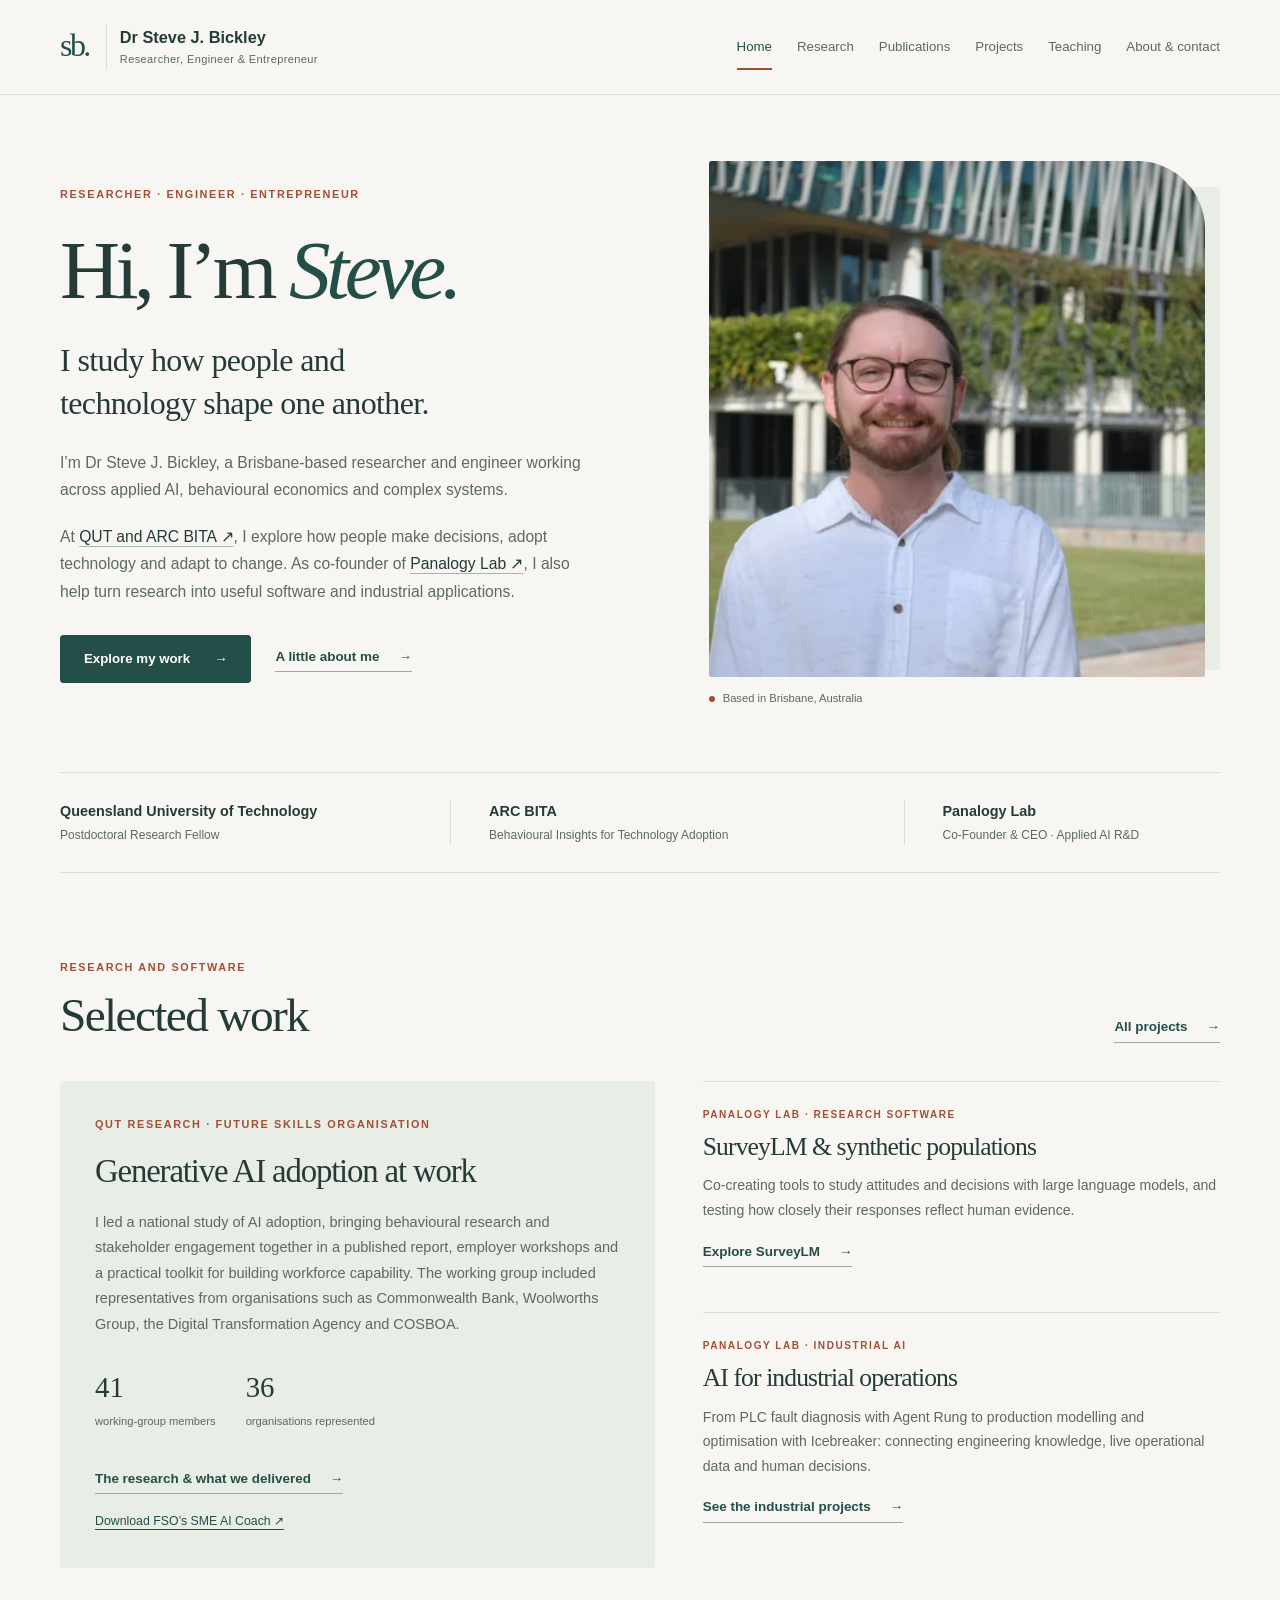
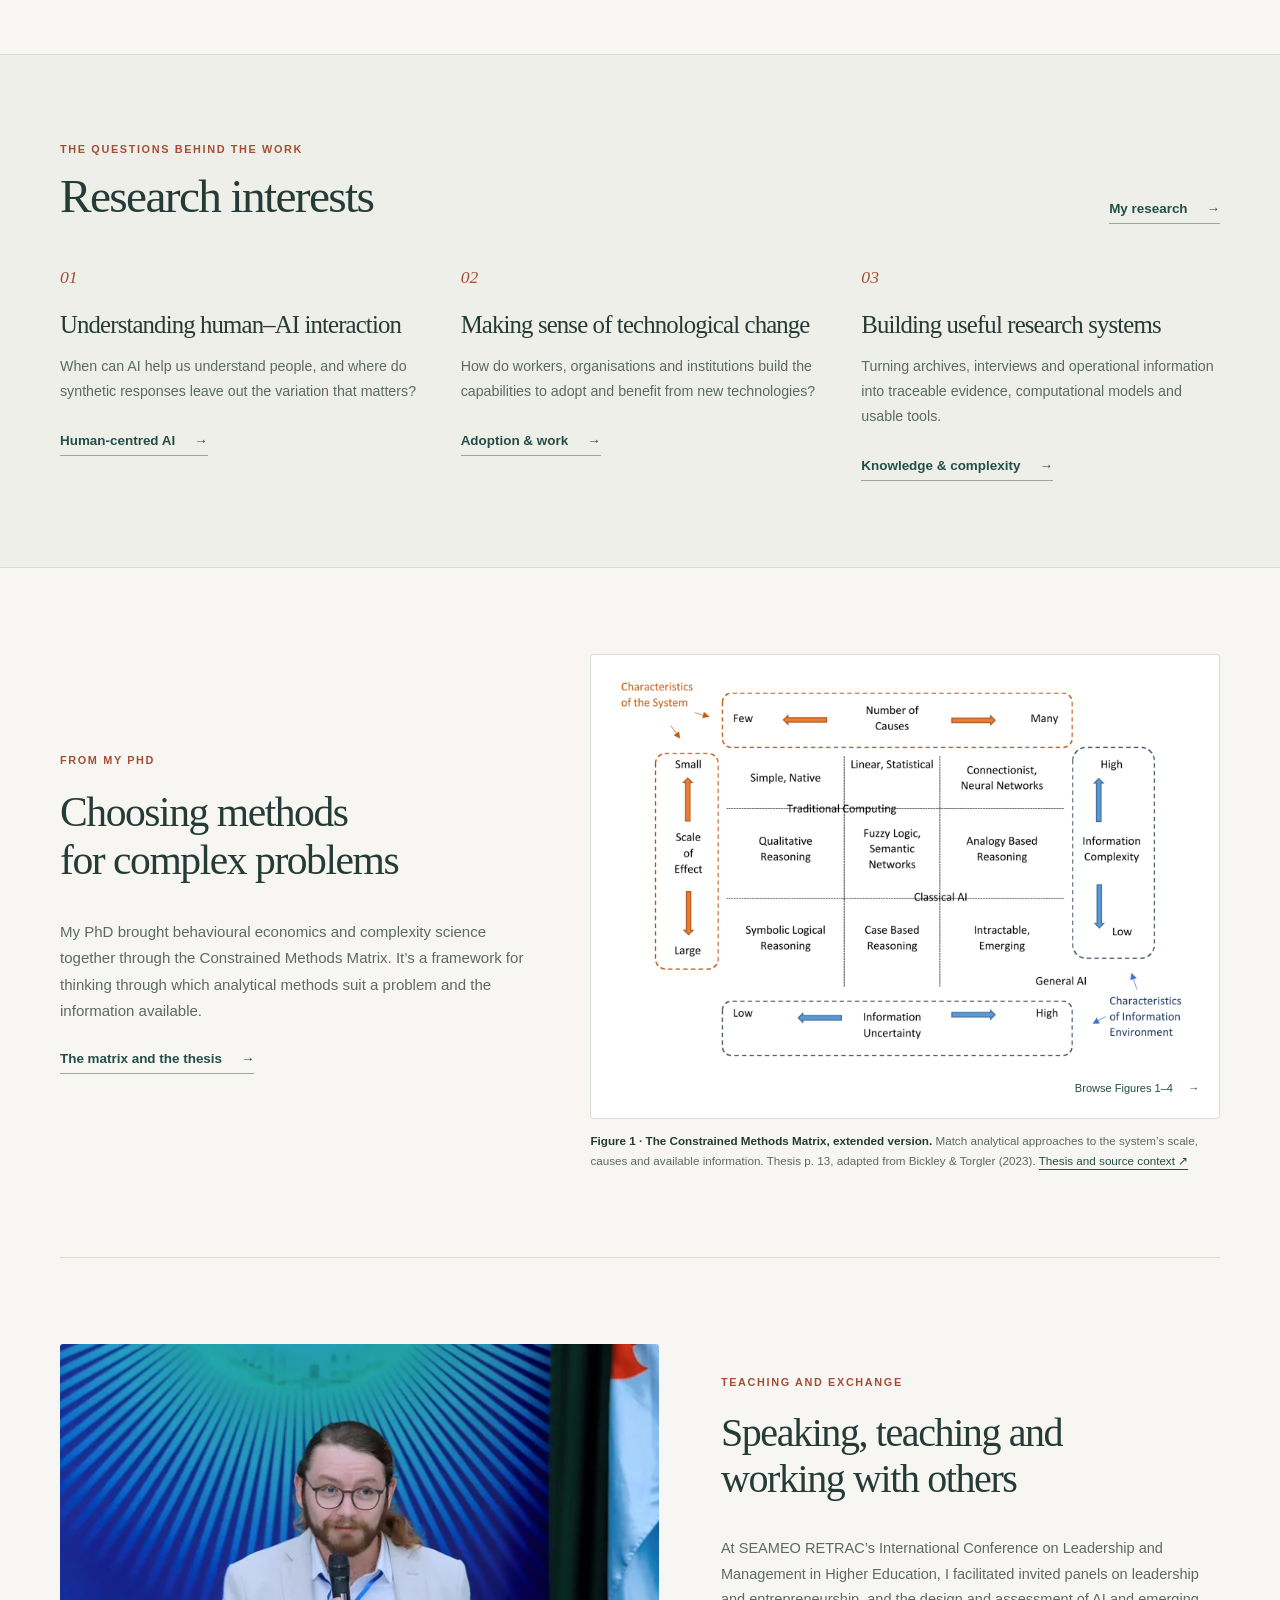
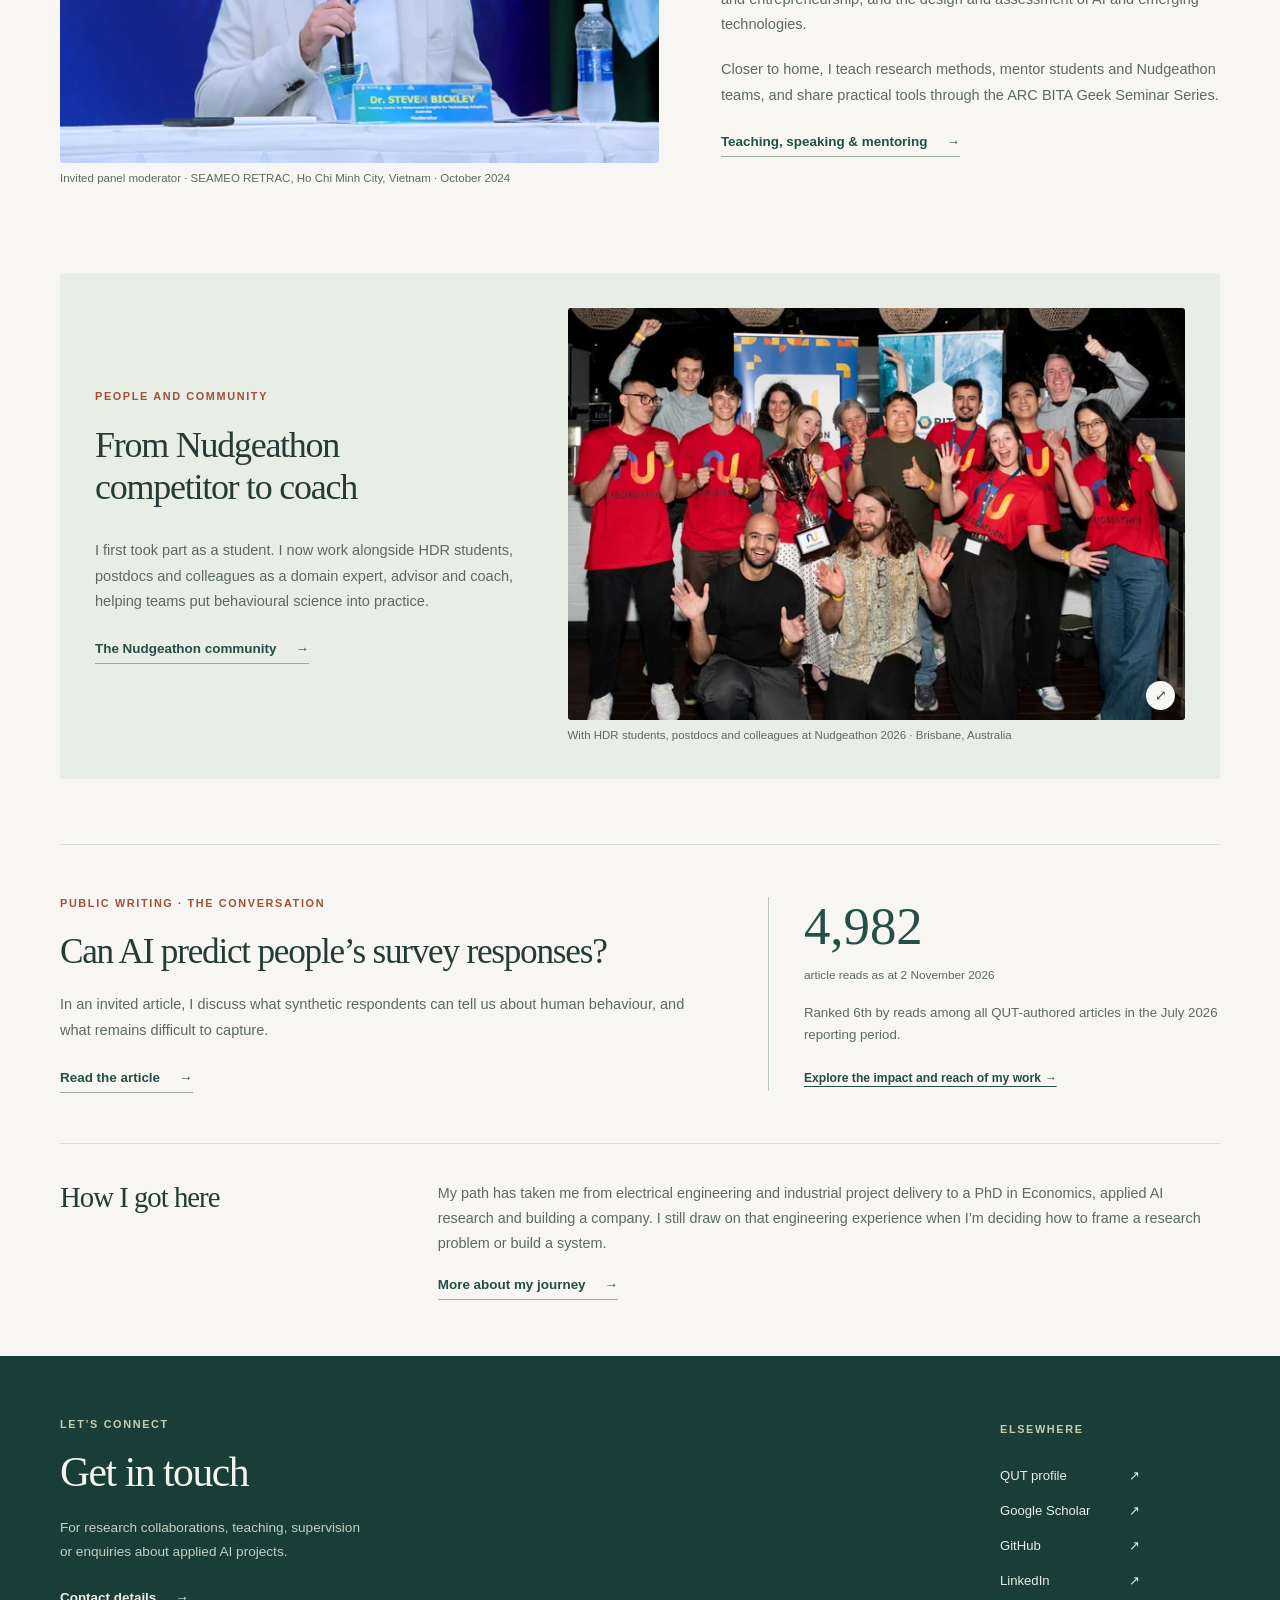
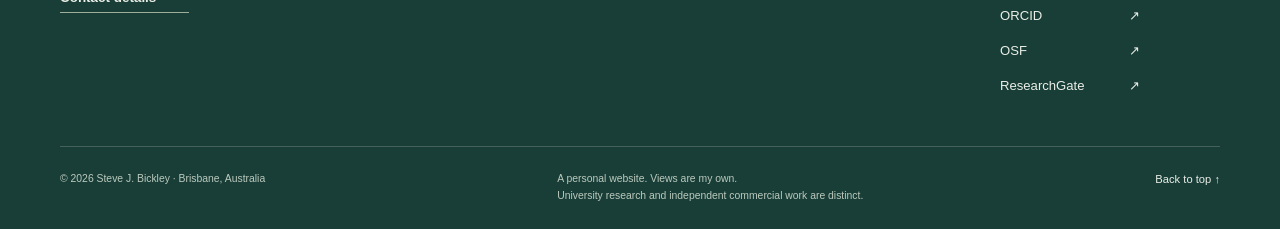
<file: docs/index.html>
<!doctype html>
<html lang="en-AU"><head>
<link href="site_libs/quarto-html/quarto-html.min.css" rel="stylesheet" data-mode="light">
<link href="site_libs/quarto-html/quarto-syntax-highlighting.css" rel="stylesheet" id="quarto-text-highlighting-styles"><meta charset="utf-8">
  <meta name="viewport" content="width=device-width, initial-scale=1">
  <meta name="theme-color" content="#f7f6f2">
  <meta name="description" content="Steve Bickley is a Brisbane-based researcher, engineer and entrepreneur working across applied AI, behavioural economics and complex systems.">
  <meta property="og:type" content="website">
  <meta property="og:title" content="Dr Steve Bickley - Home">
  <meta property="og:description" content="Steve Bickley is a Brisbane-based researcher, engineer and entrepreneur working across applied AI, behavioural economics and complex systems.">
  <meta property="og:image" content="https://stevejbickley.github.io/assets/images/steve-bickley-1280.webp">
  <title>Dr Steve Bickley - Home</title>
  <link rel="icon" href="assets/favicon.svg" type="image/svg+xml">
  <link rel="stylesheet" href="assets/generated/styles.6dde605df426.css">
  <script src="assets/generated/site.add4b4ea8069.js" defer=""></script>
  <script type="application/ld+json">
  {
    "@context": "https://schema.org",
    "@type": "ProfilePage",
    "@id": "https://stevejbickley.github.io/#profile",
    "url": "https://stevejbickley.github.io/",
    "mainEntity": {
      "@type": "Person",
      "@id": "https://stevejbickley.github.io/#person",
      "name": "Steve J. Bickley",
      "honorificPrefix": "Dr",
      "alternateName": [
        "Steve Bickley",
        "Steven Bickley",
        "Steven J. Bickley"
      ],
      "description": "Researcher and engineer at QUT working across behavioural economics, complexity science and applied AI. Co-founder of Panalogy Lab.",
      "url": "https://stevejbickley.github.io/",
      "image": "https://stevejbickley.github.io/assets/images/steve-bickley-1280.webp",
      "sameAs": [
        "https://www.qut.edu.au/about/our-people/academic-profiles/s.bickley",
        "https://orcid.org/0000-0002-9579-4231",
        "https://scholar.google.com.au/citations?user=ARJITb8AAAAJ",
        "https://www.linkedin.com/in/steve-bickley/",
        "https://github.com/stevejbickley",
        "https://www.researchgate.net/profile/Steve-Bickley/",
        "https://osf.io/g96uw/"
      ]
    }
  }
  </script>
</head>
<body class="page-home">
  <a class="skip-link" href="#main">Skip to content</a>
  <header class="site-header">
    <div class="nav-inner container">
      <a class="brand" href="index.html" aria-label="Dr Steve J. Bickley, home"><span class="brand-mark" aria-hidden="true">sb.</span><span>Dr Steve J. Bickley<span class="brand-subtitle">Researcher, Engineer &amp; Entrepreneur</span></span></a>
      <button class="nav-toggle" type="button" aria-expanded="false" aria-controls="site-navigation" hidden=""><span>Menu</span><span class="menu-icon" aria-hidden="true"></span></button>
      <nav id="site-navigation" class="nav-links" aria-label="Main navigation">
        <a href="index.html" aria-current="page">Home</a>
        <a href="research.html">Research</a>
        <a href="publications.html">Publications</a>
        <a href="projects.html">Projects</a>
        <a href="teaching.html">Teaching</a>
        <a href="about.html">About &amp; contact</a>
      </nav>
    </div>
  </header>
  <main id="main" class="site-main" tabindex="-1">
    <section class="hero container" aria-labelledby="home-heading">
      <div>
        <p class="eyebrow">Researcher · Engineer · Entrepreneur</p>
        <h1 id="home-heading">Hi, I’m <em>Steve.</em></h1>
        <p class="hero-statement">I study how people and technology shape one another.</p>
        <p class="intro">I’m Dr Steve J. Bickley, a Brisbane-based researcher and engineer working across applied AI, behavioural economics and complex systems.</p>
        <p class="intro">At <a href="https://www.qut.edu.au/about/our-people/academic-profiles/s.bickley" target="_blank" rel="noopener">QUT and ARC BITA <span aria-hidden="true">↗</span><span class="visually-hidden"> (opens in a new tab)</span></a>, I explore how people make decisions, adopt technology and adapt to change. As co-founder of <a href="https://panalogy.ai/" target="_blank" rel="noopener">Panalogy Lab <span aria-hidden="true">↗</span><span class="visually-hidden"> (opens in a new tab)</span></a>, I also help turn research into useful software and industrial applications.</p>
        <div class="button-row"><a class="button" href="projects.html"><strong>Explore my work</strong> <span aria-hidden="true">→</span></a><a class="text-link" href="about.html">A little about me <span aria-hidden="true">→</span></a></div>
      </div>
      <figure class="hero-photo"><img src="assets/images/steve-bickley-1280.webp" srcset="assets/images/steve-bickley-640.webp 640w, assets/images/steve-bickley-1280.webp 1280w" sizes="(max-width:640px) 90vw, 42vw" width="1280" height="857" alt="Steve Bickley smiling outdoors at QUT" fetchpriority="high"><figcaption><span class="location-dot" aria-hidden="true"></span>Based in Brisbane, Australia</figcaption></figure>
    </section>
    <div class="affiliations container" aria-label="Current roles">
      <div><p>Queensland University of Technology<span>Postdoctoral Research Fellow</span></p></div>
      <div><p>ARC BITA<span>Behavioural Insights for Technology Adoption</span></p></div>
      <div><p>Panalogy Lab<span>Co-Founder &amp; CEO · Applied AI R&amp;D</span></p></div>
    </div>
    <section class="section container" aria-labelledby="selected-work">
      <div class="section-heading"><div><p class="eyebrow">Research and software</p><h2 id="selected-work">Selected work</h2></div><a class="text-link" href="projects.html">All projects <span aria-hidden="true">→</span></a></div>
      <div class="work-grid">
        <article class="work-feature"><p class="eyebrow">QUT research · Future Skills Organisation</p><h3>Generative AI adoption at work</h3><p>I led a national study of AI adoption, bringing behavioural research and stakeholder engagement together in a published report, employer workshops and a practical toolkit for building workforce capability. The working group included representatives from organisations such as Commonwealth Bank, Woolworths Group, the Digital Transformation Agency and COSBOA.</p><div class="work-facts"><div><strong>41</strong><span>working-group members</span></div><div><strong>36</strong><span>organisations represented</span></div></div><a class="text-link" href="projects.html#ai-adoption">The research &amp; what we delivered <span aria-hidden="true">→</span></a><a class="work-resource" href="https://www.futureskillsorganisation.com.au/sme-ai-coach/" target="_blank" rel="noopener">Download FSO’s SME AI Coach ↗<span class="visually-hidden"> (opens in a new tab)</span></a></article>
        <article class="work-item"><p class="eyebrow">Panalogy Lab · Research software</p><h3>SurveyLM &amp; synthetic populations</h3><p>Co-creating tools to study attitudes and decisions with large language models, and testing how closely their responses reflect human evidence.</p><a class="text-link" href="projects.html#surveylm">Explore SurveyLM <span aria-hidden="true">→</span></a></article>
        <article class="work-item"><p class="eyebrow">Panalogy Lab · Industrial AI</p><h3>AI for industrial operations</h3><p>From PLC fault diagnosis with Agent Rung to production modelling and optimisation with Icebreaker: connecting engineering knowledge, live operational data and human decisions.</p><a class="text-link" href="projects.html#industrial-ai">See the industrial projects <span aria-hidden="true">→</span></a></article>
      </div>
    </section>
    <section class="themes-band" aria-labelledby="research-heading"><div class="container section">
      <div class="section-heading"><div><p class="eyebrow">The questions behind the work</p><h2 id="research-heading">Research interests</h2></div><a class="text-link" href="research.html">My research <span aria-hidden="true">→</span></a></div>
      <div class="theme-grid">
        <article><span class="theme-number" aria-hidden="true">01</span><h3>Understanding human–AI interaction</h3><p>When can AI help us understand people, and where do synthetic responses leave out the variation that matters?</p><a class="text-link" href="research.html#human-ai">Human-centred AI <span aria-hidden="true">→</span></a></article>
        <article><span class="theme-number" aria-hidden="true">02</span><h3>Making sense of technological change</h3><p>How do workers, organisations and institutions build the capabilities to adopt and benefit from new technologies?</p><a class="text-link" href="research.html#technology-adoption">Adoption &amp; work <span aria-hidden="true">→</span></a></article>
        <article><span class="theme-number" aria-hidden="true">03</span><h3>Building useful research systems</h3><p>Turning archives, interviews and operational information into traceable evidence, computational models and usable tools.</p><a class="text-link" href="research.html#knowledge-systems">Knowledge &amp; complexity <span aria-hidden="true">→</span></a></article>
      </div>
    </div></section>
    <section class="container section thesis-feature" aria-labelledby="home-cmm"><div><p class="eyebrow">From my PhD</p><h2 id="home-cmm">Choosing methods for complex problems</h2><p>My PhD brought behavioural economics and complexity science together through the Constrained Methods Matrix. It’s a framework for thinking through which analytical methods suit a problem and the information available.</p><a class="text-link" href="research.html#methods">The matrix and the thesis <span aria-hidden="true">→</span></a></div><figure class="research-figure"><a class="figure-link" href="assets/images/research/cmm-matrix.png" data-figure-title="Figure 1 · Choosing methods for complex problems" data-figure-gallery="cmm" aria-label="Browse CMM Figures 1 to 4"><img src="assets/images/research/cmm-matrix-1600.webp" srcset="assets/images/research/cmm-matrix-800.webp 800w, assets/images/research/cmm-matrix-1600.webp 1600w" sizes="(max-width:860px) 90vw, 65vw" width="1750" height="1164" loading="lazy" alt="Nine families of analytical methods arranged by number of causes, scale of effect, information complexity and information uncertainty. Methods include statistical analysis, neural networks, qualitative reasoning, fuzzy logic, analogy, symbolic logic and case-based reasoning."><span class="figure-hint">Browse Figures 1–4 <span aria-hidden="true">→</span></span></a><figcaption><strong>Figure 1 · The Constrained Methods Matrix, extended version.</strong> Match analytical approaches to the system’s scale, causes and available information. Thesis p. 13, adapted from Bickley &amp; Torgler (2023). <a href="https://doi.org/10.5204/thesis.eprints.244769" target="_blank" rel="noopener">Thesis and source context ↗<span class="visually-hidden"> (opens in a new tab)</span></a></figcaption></figure></section>
    <section class="section container photo-story" aria-labelledby="conversation-heading">
      <figure><img src="assets/images/seameo-retrac-2024-1280.webp" srcset="assets/images/seameo-retrac-2024-640.webp 640w, assets/images/seameo-retrac-2024-1280.webp 1280w" sizes="(max-width:640px) 90vw, 48vw" width="1280" height="854" loading="lazy" alt="Steve facilitating an invited panel at SEAMEO RETRAC in Vietnam"><figcaption>Invited panel moderator · SEAMEO RETRAC, Ho Chi Minh City, Vietnam · October 2024</figcaption></figure>
      <div class="story-copy"><p class="eyebrow">Teaching and exchange</p><h2 id="conversation-heading">Speaking, teaching and working with others</h2><p>At SEAMEO RETRAC’s International Conference on Leadership and Management in Higher Education, I facilitated invited panels on leadership and entrepreneurship, and the design and assessment of AI and emerging technologies.</p><p>Closer to home, I teach research methods, mentor students and Nudgeathon teams, and share practical tools through the ARC BITA Geek Seminar Series.</p><a class="text-link" href="teaching.html#speaking">Teaching, speaking &amp; mentoring <span aria-hidden="true">→</span></a></div>
    </section>
    <section class="container community-feature" aria-labelledby="home-community">
    <div><p class="eyebrow">People and community</p><h2 id="home-community">From Nudgeathon competitor to coach</h2><p>I first took part as a student. I now work alongside HDR students, postdocs and colleagues as a domain expert, advisor and coach, helping teams put behavioural science into practice.</p><a class="text-link" href="teaching.html#nudgeathon">The Nudgeathon community <span aria-hidden="true">→</span></a></div>
    <figure><a class="photo-link" href="assets/images/events/nudgeathon-2026.webp" data-figure-title="Nudgeathon 2026 · Brisbane" aria-label="Enlarge: Nudgeathon 2026 · Brisbane"><img src="assets/images/events/nudgeathon-2026-1280.webp" srcset="assets/images/events/nudgeathon-2026-640.webp 640w, assets/images/events/nudgeathon-2026-1280.webp 1280w" sizes="(max-width:640px) 90vw, (max-width:860px) 53vw, 40vw" width="2048" height="1365" loading="lazy" alt="Steve with HDR students, postdocs and colleagues at the 2026 Nudgeathon in Brisbane"></a><figcaption>With HDR students, postdocs and colleagues at Nudgeathon 2026 · Brisbane, Australia</figcaption></figure>
    </section>
    <section class="container writing-feature" aria-labelledby="home-writing"><div><p class="eyebrow">Public writing · The Conversation</p><h2 id="home-writing">Can AI predict people’s survey responses?</h2><p>In an invited article, I discuss what synthetic respondents can tell us about human behaviour, and what remains difficult to capture.</p><a class="text-link" href="publications.html#conversation-survey">Read the article <span aria-hidden="true">→</span></a></div><div class="writing-stat"><strong><span data-metric="conversation.reads">4,982</span></strong><span>article reads as at <time data-metric-date="conversation" datetime="2026-11-02">2 November 2026</time></span><p>Ranked 6th by reads among all QUT-authored articles in the July 2026 reporting period.</p><a href="research.html#research-impact"><strong>Explore the impact and reach of my work →</strong></a></div></section>
    <section class="container home-path" aria-labelledby="path-heading"><h2 id="path-heading">How I got here</h2><div><p>My path has taken me from electrical engineering and industrial project delivery to a PhD in Economics, applied AI research and building a company. I still draw on that engineering experience when I’m deciding how to frame a research problem or build a system.</p><a class="text-link" href="about.html#journey">More about my journey <span aria-hidden="true">→</span></a></div></section>

  </main>
  <dialog id="figure-dialog" class="figure-dialog" aria-labelledby="figure-dialog-title" aria-describedby="figure-dialog-caption">
    <div class="figure-dialog-header"><h2 id="figure-dialog-title">Research figure</h2><button type="button" class="figure-close" autofocus="">Close <span aria-hidden="true">×</span></button></div>
    <div class="figure-gallery-nav" aria-label="Figure navigation" hidden=""><button type="button" class="figure-previous" aria-label="Previous figure">← Previous</button><p class="figure-gallery-position" role="status" aria-live="polite" aria-atomic="true"></p><button type="button" class="figure-next" aria-label="Next figure">Next →</button></div>
    <img class="figure-dialog-image" alt="Expanded research figure" width="1600" height="1200">
    <p id="figure-dialog-caption"></p>
    <a class="figure-original" target="_blank" rel="noopener">Open full-resolution image <span aria-hidden="true">→</span><span class="visually-hidden"> (opens in a new tab)</span></a>
  </dialog>
  <template id="cmm-gallery">
    <figure data-figure-title="Figure 2 · Moving through the matrix"><img data-src="assets/images/research/cmm-data-and-assumptions.png" width="1367" height="923" alt="CMM with points A to I and arrows showing movement between approaches as information complexity and uncertainty change."><figcaption><strong>Figure 2 · Moving through the matrix.</strong> Gather different data, simplify assumptions, or combine both to reconsider which methods are feasible. Thesis p. 18, adapted from Bickley &amp; Torgler (2023). <a href="https://doi.org/10.5204/thesis.eprints.244769" target="_blank" rel="noopener">Thesis and source context ↗<span class="visually-hidden"> (opens in a new tab)</span></a></figcaption></figure>
    <figure data-figure-title="Figure 3 · Methods and emerging challenges"><img data-src="assets/images/research/cmm-emerging-methods.png" width="1367" height="923" alt="CMM with purple arrows around the intractable and emerging region showing the push and pull between new methods and new challenges."><figcaption><strong>Figure 3 · Methods and emerging challenges.</strong> The matrix evolves: new techniques extend what researchers can tackle, while new problems shift the boundary of what is tractable. Thesis p. 20. <a href="https://doi.org/10.5204/thesis.eprints.244769" target="_blank" rel="noopener">Thesis and source context ↗<span class="visually-hidden"> (opens in a new tab)</span></a></figcaption></figure>
    <figure data-figure-title="Figure 4 · Mapping a study’s approaches"><img data-src="assets/images/research/cmm-chapter-mapping.png" width="1367" height="923" alt="CMM with qualitative reasoning, analogy-based reasoning and case-based reasoning shaded purple to map the approaches used in thesis Chapter 2."><figcaption><strong>Figure 4 · Mapping a study’s approaches.</strong> Shading records the approaches used in Chapter 2: qualitative, analogy-based and case-based reasoning. Use the same approach to map and compare other studies. Thesis p. 22, mapping Bickley &amp; Torgler (2023). <a href="https://doi.org/10.5204/thesis.eprints.244769" target="_blank" rel="noopener">Thesis and source context ↗<span class="visually-hidden"> (opens in a new tab)</span></a></figcaption></figure>
  </template>
  <footer class="site-footer">
    <div class="container">
      <div class="footer-main">
        <div><p class="eyebrow">Let’s connect</p><h2>Get in touch</h2><p>For research collaborations, teaching, supervision<br class="desktop-break"> or enquiries about applied AI projects.</p><a class="text-link" href="about.html#contact">Contact details <span aria-hidden="true">→</span></a></div>
        <div class="footer-profiles"><p class="eyebrow">Elsewhere</p><a href="https://www.qut.edu.au/about/our-people/academic-profiles/s.bickley" target="_blank" rel="noopener">QUT profile <span aria-hidden="true">↗</span><span class="visually-hidden"> (opens in a new tab)</span></a><a href="https://scholar.google.com.au/citations?user=ARJITb8AAAAJ" target="_blank" rel="noopener">Google Scholar <span aria-hidden="true">↗</span><span class="visually-hidden"> (opens in a new tab)</span></a><a href="https://github.com/stevejbickley" target="_blank" rel="noopener">GitHub <span aria-hidden="true">↗</span><span class="visually-hidden"> (opens in a new tab)</span></a><a href="https://www.linkedin.com/in/steve-bickley/" target="_blank" rel="noopener">LinkedIn <span aria-hidden="true">↗</span><span class="visually-hidden"> (opens in a new tab)</span></a><a href="https://orcid.org/0000-0002-9579-4231" target="_blank" rel="noopener">ORCID <span aria-hidden="true">↗</span><span class="visually-hidden"> (opens in a new tab)</span></a><a href="https://osf.io/g96uw/" target="_blank" rel="noopener">OSF <span aria-hidden="true">↗</span><span class="visually-hidden"> (opens in a new tab)</span></a><a href="https://www.researchgate.net/profile/Steve-Bickley/" target="_blank" rel="noopener">ResearchGate <span aria-hidden="true">↗</span><span class="visually-hidden"> (opens in a new tab)</span></a></div>
      </div>
      <div class="footer-bottom"><span>© 2026 Steve J. Bickley · Brisbane, Australia</span><span>A personal website. Views are my own.<br>University research and independent commercial work are distinct.</span><a href="#main">Back to top ↑</a></div>
    </div>
  </footer>


</body></html>
</file>
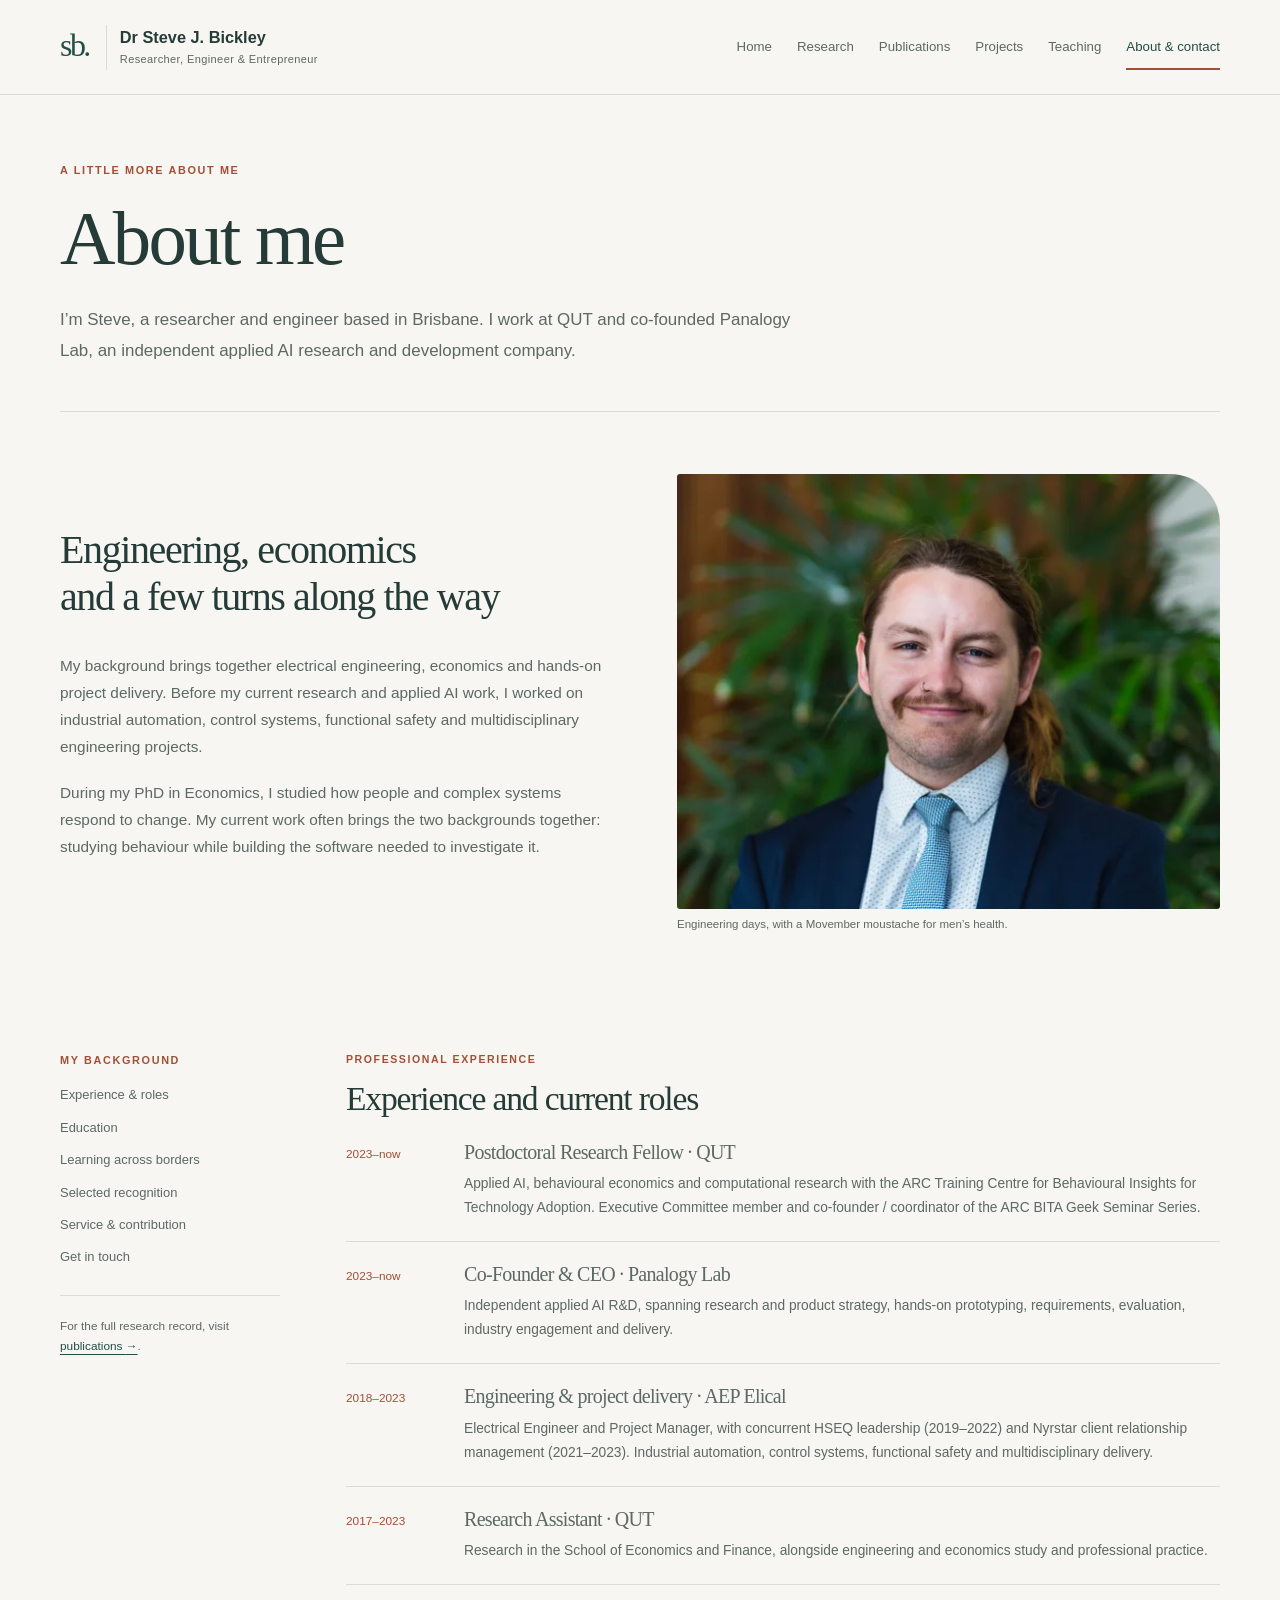
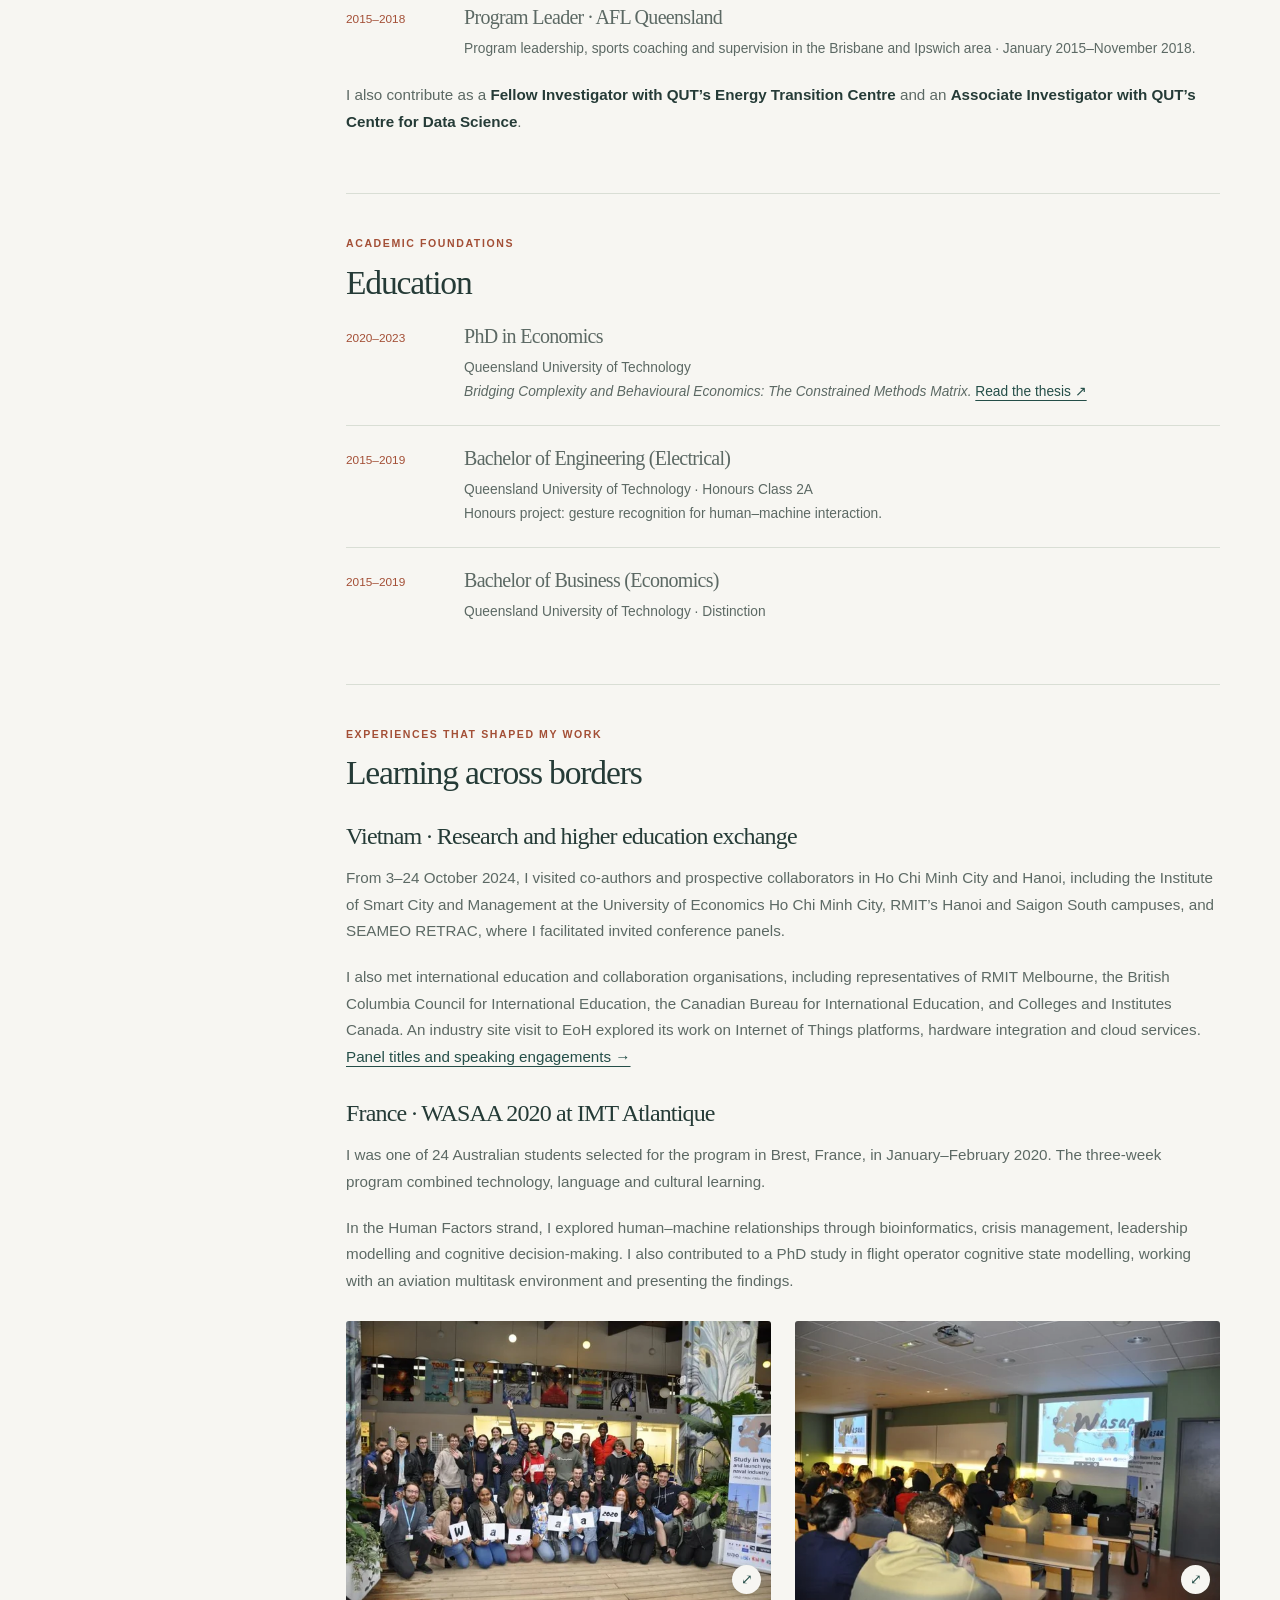
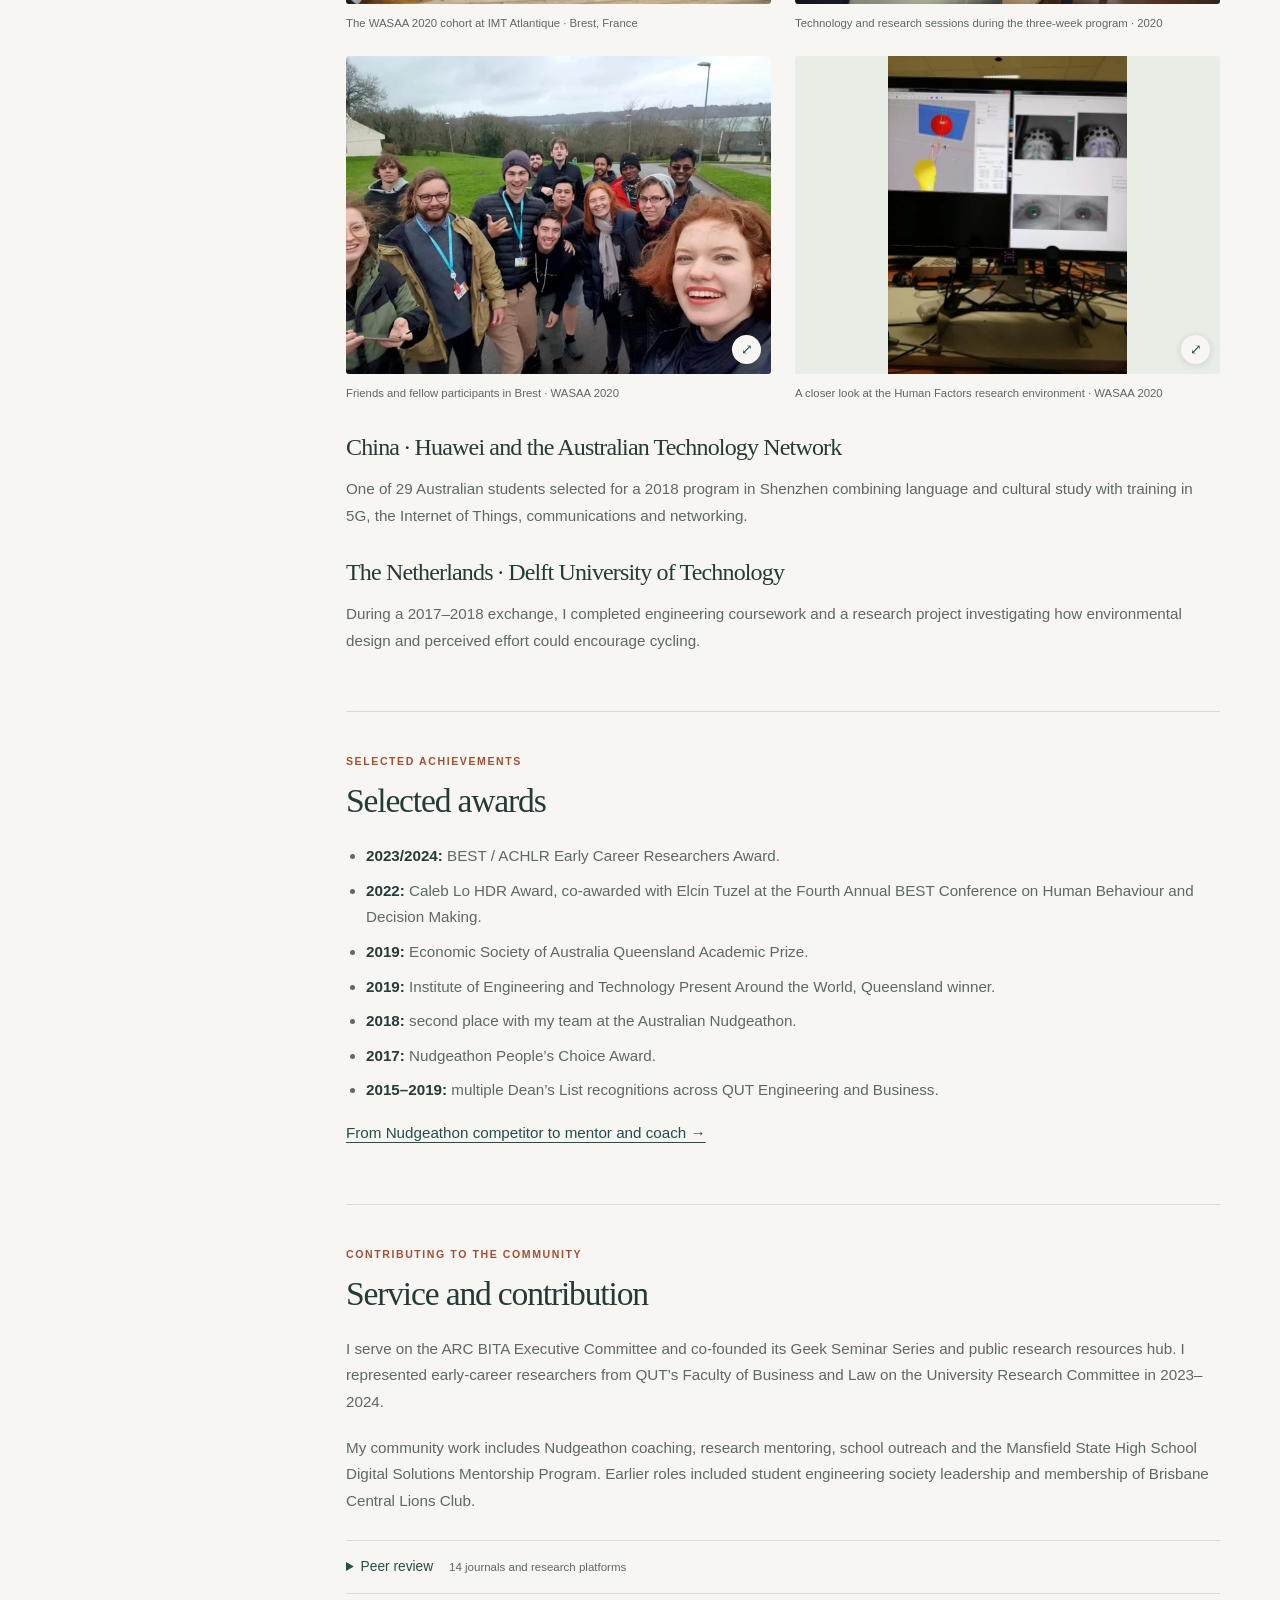
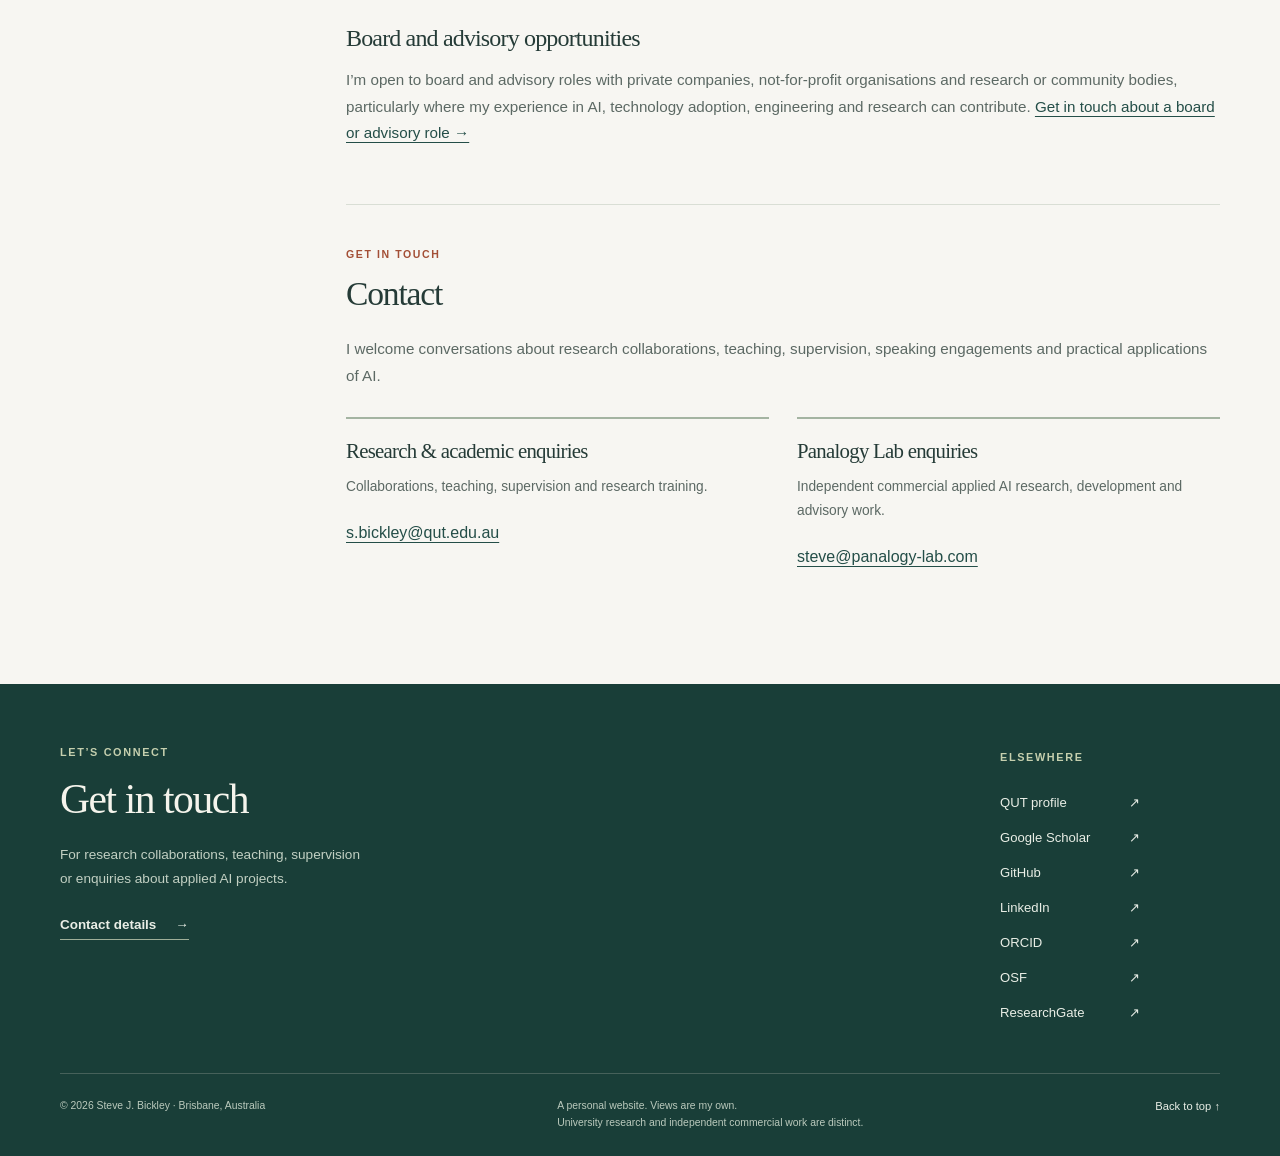
<file: docs/about.html>
<!doctype html>
<html lang="en-AU"><head>
<link href="site_libs/quarto-html/quarto-html.min.css" rel="stylesheet" data-mode="light">
<link href="site_libs/quarto-html/quarto-syntax-highlighting.css" rel="stylesheet" id="quarto-text-highlighting-styles"><meta charset="utf-8">
  <meta name="viewport" content="width=device-width, initial-scale=1">
  <meta name="theme-color" content="#f7f6f2">
  <meta name="description" content="About Dr Steve Bickley: researcher, engineer and entrepreneur in Brisbane. Academic background, international experiences, achievements and contact details.">
  <meta property="og:type" content="website">
  <meta property="og:title" content="Dr Steve Bickley - About &amp; contact">
  <meta property="og:description" content="About Dr Steve Bickley: researcher, engineer and entrepreneur in Brisbane. Academic background, international experiences, achievements and contact details.">
  <meta property="og:image" content="https://stevejbickley.github.io/assets/images/steve-bickley-1280.webp">
  <title>Dr Steve Bickley - About &amp; contact</title>
  <link rel="icon" href="assets/favicon.svg" type="image/svg+xml">
  <link rel="stylesheet" href="assets/generated/styles.6dde605df426.css">
  <script src="assets/generated/site.add4b4ea8069.js" defer=""></script>
</head>
<body class="page-about">
  <a class="skip-link" href="#main">Skip to content</a>
  <header class="site-header">
    <div class="nav-inner container">
      <a class="brand" href="index.html" aria-label="Dr Steve J. Bickley, home"><span class="brand-mark" aria-hidden="true">sb.</span><span>Dr Steve J. Bickley<span class="brand-subtitle">Researcher, Engineer &amp; Entrepreneur</span></span></a>
      <button class="nav-toggle" type="button" aria-expanded="false" aria-controls="site-navigation" hidden=""><span>Menu</span><span class="menu-icon" aria-hidden="true"></span></button>
      <nav id="site-navigation" class="nav-links" aria-label="Main navigation">
        <a href="index.html">Home</a>
        <a href="research.html">Research</a>
        <a href="publications.html">Publications</a>
        <a href="projects.html">Projects</a>
        <a href="teaching.html">Teaching</a>
        <a href="about.html" aria-current="page">About &amp; contact</a>
      </nav>
    </div>
  </header>
  <main id="main" class="site-main" tabindex="-1">
    <header class="page-hero container"><p class="eyebrow">A little more about me</p><h1>About me</h1><p class="lead">I’m Steve, a researcher and engineer based in Brisbane. I work at QUT and co-founded Panalogy Lab, an independent applied AI research and development company.</p></header>
    <section class="container about-intro" aria-labelledby="about-heading"><div><h2 id="about-heading">Engineering, economics<br>and a few turns along the way</h2><p>My background brings together electrical engineering, economics and hands-on project delivery. Before my current research and applied AI work, I worked on industrial automation, control systems, functional safety and multidisciplinary engineering projects.</p><p>During my PhD in Economics, I studied how people and complex systems respond to change. My current work often brings the two backgrounds together: studying behaviour while building the software needed to investigate it.</p></div><figure><img src="assets/images/steve-bickley-engineering-1280.webp" srcset="assets/images/steve-bickley-engineering-640.webp 640w, assets/images/steve-bickley-engineering-1280.webp 1280w" sizes="(max-width:640px) 90vw, 45vw" width="1280" height="853" alt="Steve in a suit during his engineering career, wearing a moustache for Movember" loading="lazy"><figcaption>Engineering days, with a Movember moustache for men’s health.</figcaption></figure></section>
    <div class="container reading-layout">
      <aside class="page-aside"><p class="eyebrow">My background</p><nav aria-label="On this page"><a href="#journey">Experience &amp; roles</a><a href="#education">Education</a><a href="#international">Learning across borders</a><a href="#recognition">Selected recognition</a><a href="#service">Service &amp; contribution</a><a href="#contact">Get in touch</a></nav><p class="aside-note">For the full research record, visit <a href="publications.html">publications <span aria-hidden="true">→</span></a>.</p></aside>
      <div class="prose">
        <section class="prose-section" id="journey"><p class="eyebrow">Professional experience</p><h2>Experience and current roles</h2><ul class="timeline"><li><time>2023–now</time><div><h3>Postdoctoral Research Fellow · QUT</h3><p>Applied AI, behavioural economics and computational research with the ARC Training Centre for Behavioural Insights for Technology Adoption. Executive Committee member and co-founder / coordinator of the ARC BITA Geek Seminar Series.</p></div></li><li><time>2023–now</time><div><h3>Co-Founder &amp; CEO · Panalogy Lab</h3><p>Independent applied AI R&amp;D, spanning research and product strategy, hands-on prototyping, requirements, evaluation, industry engagement and delivery.</p></div></li><li><time>2018–2023</time><div><h3>Engineering &amp; project delivery · AEP Elical</h3><p>Electrical Engineer and Project Manager, with concurrent HSEQ leadership (2019–2022) and Nyrstar client relationship management (2021–2023). Industrial automation, control systems, functional safety and multidisciplinary delivery.</p></div></li><li><time>2017–2023</time><div><h3>Research Assistant · QUT</h3><p>Research in the School of Economics and Finance, alongside engineering and economics study and professional practice.</p></div></li><li><time>2015–2018</time><div><h3>Program Leader · AFL Queensland</h3><p>Program leadership, sports coaching and supervision in the Brisbane and Ipswich area · January 2015–November 2018.</p></div></li></ul><p>I also contribute as a <strong>Fellow Investigator with QUT’s Energy Transition Centre</strong> and an <strong>Associate Investigator with QUT’s Centre for Data Science</strong>.</p></section>
        <section class="prose-section" id="education"><p class="eyebrow">Academic foundations</p><h2>Education</h2><ul class="timeline"><li><time>2020–2023</time><div><h3>PhD in Economics</h3><p>Queensland University of Technology<br><em>Bridging Complexity and Behavioural Economics: The Constrained Methods Matrix.</em> <a href="https://doi.org/10.5204/thesis.eprints.244769" target="_blank" rel="noopener">Read the thesis ↗<span class="visually-hidden"> (opens in a new tab)</span></a></p></div></li><li><time>2015–2019</time><div><h3>Bachelor of Engineering (Electrical)</h3><p>Queensland University of Technology · Honours Class 2A<br>Honours project: gesture recognition for human–machine interaction.</p></div></li><li><time>2015–2019</time><div><h3>Bachelor of Business (Economics)</h3><p>Queensland University of Technology · Distinction</p></div></li></ul></section>
        <section class="prose-section" id="international"><p class="eyebrow">Experiences that shaped my work</p><h2>Learning across borders</h2><h3>Vietnam · Research and higher education exchange</h3><p>From 3–24 October 2024, I visited co-authors and prospective collaborators in Ho Chi Minh City and Hanoi, including the Institute of Smart City and Management at the University of Economics Ho Chi Minh City, RMIT’s Hanoi and Saigon South campuses, and SEAMEO RETRAC, where I facilitated invited conference panels.</p><p>I also met international education and collaboration organisations, including representatives of RMIT Melbourne, the British Columbia Council for International Education, the Canadian Bureau for International Education, and Colleges and Institutes Canada. An industry site visit to EoH explored its work on Internet of Things platforms, hardware integration and cloud services. <a href="teaching.html#speaking">Panel titles and speaking engagements →</a></p><h3>France · WASAA 2020 at IMT Atlantique</h3><p>I was one of 24 Australian students selected for the program in Brest, France, in January–February 2020. The three-week program combined technology, language and cultural learning.</p><p>In the Human Factors strand, I explored human–machine relationships through bioinformatics, crisis management, leadership modelling and cognitive decision-making. I also contributed to a PhD study in flight operator cognitive state modelling, working with an aviation multitask environment and presenting the findings.</p>
    <div class="event-gallery event-gallery--wasaa">
    <figure><a class="photo-link" href="assets/images/events/wasaa-1.webp" data-figure-title="WASAA 2020 · IMT Atlantique" aria-label="Enlarge: WASAA 2020 · IMT Atlantique"><img src="assets/images/events/wasaa-1-800.webp" srcset="assets/images/events/wasaa-1-640.webp 640w, assets/images/events/wasaa-1-800.webp 800w" sizes="(max-width:640px) 90vw, (max-width:860px) 43vw, 32vw" width="800" height="531" loading="lazy" alt="WASAA 2020 participants gathered for a group photograph at IMT Atlantique"></a><figcaption>The WASAA 2020 cohort at IMT Atlantique · Brest, France</figcaption></figure>
    <figure><a class="photo-link" href="assets/images/events/wasaa-2.webp" data-figure-title="Learning at WASAA 2020" aria-label="Enlarge: Learning at WASAA 2020"><img src="assets/images/events/wasaa-2-800.webp" srcset="assets/images/events/wasaa-2-640.webp 640w, assets/images/events/wasaa-2-800.webp 800w" sizes="(max-width:640px) 90vw, (max-width:860px) 43vw, 32vw" width="800" height="531" loading="lazy" alt="WASAA participants attending a presentation in a classroom at IMT Atlantique"></a><figcaption>Technology and research sessions during the three-week program · 2020</figcaption></figure>
    <figure><a class="photo-link" href="assets/images/events/wasaa-3.webp" data-figure-title="Friends and fellow participants · WASAA 2020" aria-label="Enlarge: Friends and fellow participants · WASAA 2020"><img src="assets/images/events/wasaa-3-800.webp" srcset="assets/images/events/wasaa-3-640.webp 640w, assets/images/events/wasaa-3-800.webp 800w" sizes="(max-width:640px) 90vw, (max-width:860px) 43vw, 32vw" width="800" height="599" loading="lazy" alt="Steve with friends and fellow WASAA participants outdoors in Brest"></a><figcaption>Friends and fellow participants in Brest · WASAA 2020</figcaption></figure>
    <figure><a class="photo-link" href="assets/images/events/wasaa-4.webp" data-figure-title="Human Factors research · WASAA 2020" aria-label="Enlarge: Human Factors research · WASAA 2020"><img src="assets/images/events/wasaa-4-480.webp" srcset="assets/images/events/wasaa-4-480.webp 480w" sizes="(max-width:640px) 90vw, (max-width:860px) 43vw, 32vw" width="480" height="640" loading="lazy" alt="Laboratory monitors showing eye-tracking and facial-marker displays during a Human Factors research session"></a><figcaption>A closer look at the Human Factors research environment · WASAA 2020</figcaption></figure>
    </div>
    <h3>China · Huawei and the Australian Technology Network</h3><p>One of 29 Australian students selected for a 2018 program in Shenzhen combining language and cultural study with training in 5G, the Internet of Things, communications and networking.</p><h3>The Netherlands · Delft University of Technology</h3><p>During a 2017–2018 exchange, I completed engineering coursework and a research project investigating how environmental design and perceived effort could encourage cycling.</p></section>
        <section class="prose-section" id="recognition"><p class="eyebrow">Selected achievements</p><h2>Selected awards</h2><ul><li><strong>2023/2024:</strong> BEST / ACHLR Early Career Researchers Award.</li><li><strong>2022:</strong> Caleb Lo HDR Award, co-awarded with Elcin Tuzel at the Fourth Annual BEST Conference on Human Behaviour and Decision Making.</li><li><strong>2019:</strong> Economic Society of Australia Queensland Academic Prize.</li><li><strong>2019:</strong> Institute of Engineering and Technology Present Around the World, Queensland winner.</li><li><strong>2018:</strong> second place with my team at the Australian Nudgeathon.</li><li><strong>2017:</strong> Nudgeathon People’s Choice Award.</li><li><strong>2015–2019:</strong> multiple Dean’s List recognitions across QUT Engineering and Business.</li></ul><p><a href="teaching.html#nudgeathon">From Nudgeathon competitor to mentor and coach →</a></p></section>
        <section class="prose-section" id="service"><p class="eyebrow">Contributing to the community</p><h2>Service and contribution</h2><p>I serve on the ARC BITA Executive Committee and co-founded its Geek Seminar Series and public research resources hub. I represented early-career researchers from QUT’s Faculty of Business and Law on the University Research Committee in 2023–2024.</p><p>My community work includes Nudgeathon coaching, research mentoring, school outreach and the Mansfield State High School Digital Solutions Mentorship Program. Earlier roles included student engineering society leadership and membership of Brisbane Central Lions Club.</p><details class="service-reviewing"><summary>Peer review <span>14 journals and research platforms</span></summary><p>I have reviewed for the following journals and research platforms:</p><ul class="reviewing-list"><li>Applied Economics</li><li>BMC Public Health</li><li>Futures</li><li>Heliyon</li><li>International Journal of Health Policy and Management</li><li>Journal of Computational Social Science</li><li>Journal of Economic Surveys</li><li>Kyklos</li><li>Nature Communications</li><li>Oxford Economic Papers</li><li>Psychology &amp; Marketing</li><li>Qeios</li><li>Review of Managerial Science</li><li>Scientific Reports</li></ul></details><h3>Board and advisory opportunities</h3><p>I’m open to board and advisory roles with private companies, not-for-profit organisations and research or community bodies, particularly where my experience in AI, technology adoption, engineering and research can contribute. <a href="#contact">Get in touch about a board or advisory role →</a></p></section>
        <section class="prose-section" id="contact"><p class="eyebrow">Get in touch</p><h2>Contact</h2><p>I welcome conversations about research collaborations, teaching, supervision, speaking engagements and practical applications of AI.</p><div class="contact-grid"><div class="contact-card"><h3>Research &amp; academic enquiries</h3><p>Collaborations, teaching, supervision and research training.</p><a href="mailto:s.bickley@qut.edu.au">s.bickley@qut.edu.au</a></div><div class="contact-card"><h3>Panalogy Lab enquiries</h3><p>Independent commercial applied AI research, development and advisory work.</p><a href="mailto:steve@panalogy-lab.com">steve@panalogy-lab.com</a></div></div></section>
      </div>
    </div>

  </main>
  <dialog id="figure-dialog" class="figure-dialog" aria-labelledby="figure-dialog-title" aria-describedby="figure-dialog-caption">
    <div class="figure-dialog-header"><h2 id="figure-dialog-title">Research figure</h2><button type="button" class="figure-close" autofocus="">Close <span aria-hidden="true">×</span></button></div>
    <div class="figure-gallery-nav" aria-label="Figure navigation" hidden=""><button type="button" class="figure-previous" aria-label="Previous figure">← Previous</button><p class="figure-gallery-position" role="status" aria-live="polite" aria-atomic="true"></p><button type="button" class="figure-next" aria-label="Next figure">Next →</button></div>
    <img class="figure-dialog-image" alt="Expanded research figure" width="1600" height="1200">
    <p id="figure-dialog-caption"></p>
    <a class="figure-original" target="_blank" rel="noopener">Open full-resolution image <span aria-hidden="true">→</span><span class="visually-hidden"> (opens in a new tab)</span></a>
  </dialog>
  <template id="cmm-gallery">
    <figure data-figure-title="Figure 2 · Moving through the matrix"><img data-src="assets/images/research/cmm-data-and-assumptions.png" width="1367" height="923" alt="CMM with points A to I and arrows showing movement between approaches as information complexity and uncertainty change."><figcaption><strong>Figure 2 · Moving through the matrix.</strong> Gather different data, simplify assumptions, or combine both to reconsider which methods are feasible. Thesis p. 18, adapted from Bickley &amp; Torgler (2023). <a href="https://doi.org/10.5204/thesis.eprints.244769" target="_blank" rel="noopener">Thesis and source context ↗<span class="visually-hidden"> (opens in a new tab)</span></a></figcaption></figure>
    <figure data-figure-title="Figure 3 · Methods and emerging challenges"><img data-src="assets/images/research/cmm-emerging-methods.png" width="1367" height="923" alt="CMM with purple arrows around the intractable and emerging region showing the push and pull between new methods and new challenges."><figcaption><strong>Figure 3 · Methods and emerging challenges.</strong> The matrix evolves: new techniques extend what researchers can tackle, while new problems shift the boundary of what is tractable. Thesis p. 20. <a href="https://doi.org/10.5204/thesis.eprints.244769" target="_blank" rel="noopener">Thesis and source context ↗<span class="visually-hidden"> (opens in a new tab)</span></a></figcaption></figure>
    <figure data-figure-title="Figure 4 · Mapping a study’s approaches"><img data-src="assets/images/research/cmm-chapter-mapping.png" width="1367" height="923" alt="CMM with qualitative reasoning, analogy-based reasoning and case-based reasoning shaded purple to map the approaches used in thesis Chapter 2."><figcaption><strong>Figure 4 · Mapping a study’s approaches.</strong> Shading records the approaches used in Chapter 2: qualitative, analogy-based and case-based reasoning. Use the same approach to map and compare other studies. Thesis p. 22, mapping Bickley &amp; Torgler (2023). <a href="https://doi.org/10.5204/thesis.eprints.244769" target="_blank" rel="noopener">Thesis and source context ↗<span class="visually-hidden"> (opens in a new tab)</span></a></figcaption></figure>
  </template>
  <footer class="site-footer">
    <div class="container">
      <div class="footer-main">
        <div><p class="eyebrow">Let’s connect</p><h2>Get in touch</h2><p>For research collaborations, teaching, supervision<br class="desktop-break"> or enquiries about applied AI projects.</p><a class="text-link" href="about.html#contact">Contact details <span aria-hidden="true">→</span></a></div>
        <div class="footer-profiles"><p class="eyebrow">Elsewhere</p><a href="https://www.qut.edu.au/about/our-people/academic-profiles/s.bickley" target="_blank" rel="noopener">QUT profile <span aria-hidden="true">↗</span><span class="visually-hidden"> (opens in a new tab)</span></a><a href="https://scholar.google.com.au/citations?user=ARJITb8AAAAJ" target="_blank" rel="noopener">Google Scholar <span aria-hidden="true">↗</span><span class="visually-hidden"> (opens in a new tab)</span></a><a href="https://github.com/stevejbickley" target="_blank" rel="noopener">GitHub <span aria-hidden="true">↗</span><span class="visually-hidden"> (opens in a new tab)</span></a><a href="https://www.linkedin.com/in/steve-bickley/" target="_blank" rel="noopener">LinkedIn <span aria-hidden="true">↗</span><span class="visually-hidden"> (opens in a new tab)</span></a><a href="https://orcid.org/0000-0002-9579-4231" target="_blank" rel="noopener">ORCID <span aria-hidden="true">↗</span><span class="visually-hidden"> (opens in a new tab)</span></a><a href="https://osf.io/g96uw/" target="_blank" rel="noopener">OSF <span aria-hidden="true">↗</span><span class="visually-hidden"> (opens in a new tab)</span></a><a href="https://www.researchgate.net/profile/Steve-Bickley/" target="_blank" rel="noopener">ResearchGate <span aria-hidden="true">↗</span><span class="visually-hidden"> (opens in a new tab)</span></a></div>
      </div>
      <div class="footer-bottom"><span>© 2026 Steve J. Bickley · Brisbane, Australia</span><span>A personal website. Views are my own.<br>University research and independent commercial work are distinct.</span><a href="#main">Back to top ↑</a></div>
    </div>
  </footer>


</body></html>
</file>
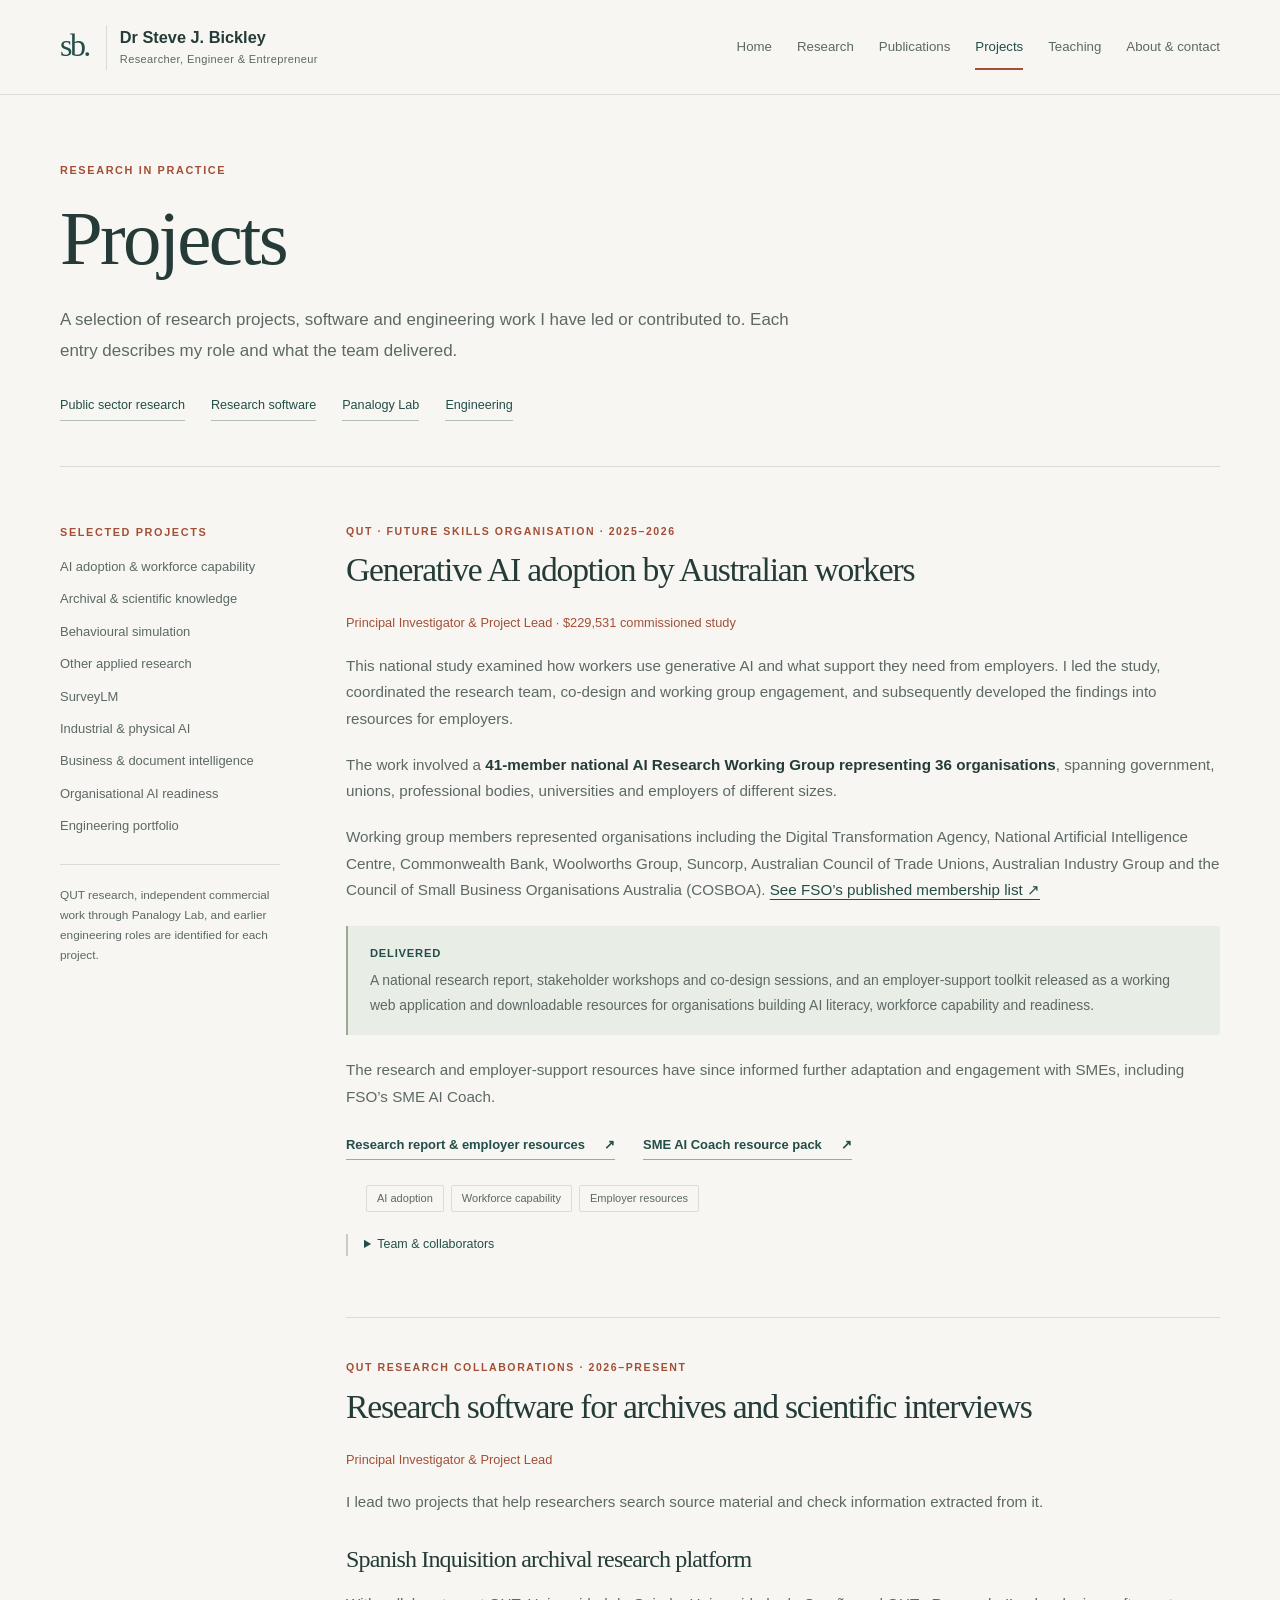
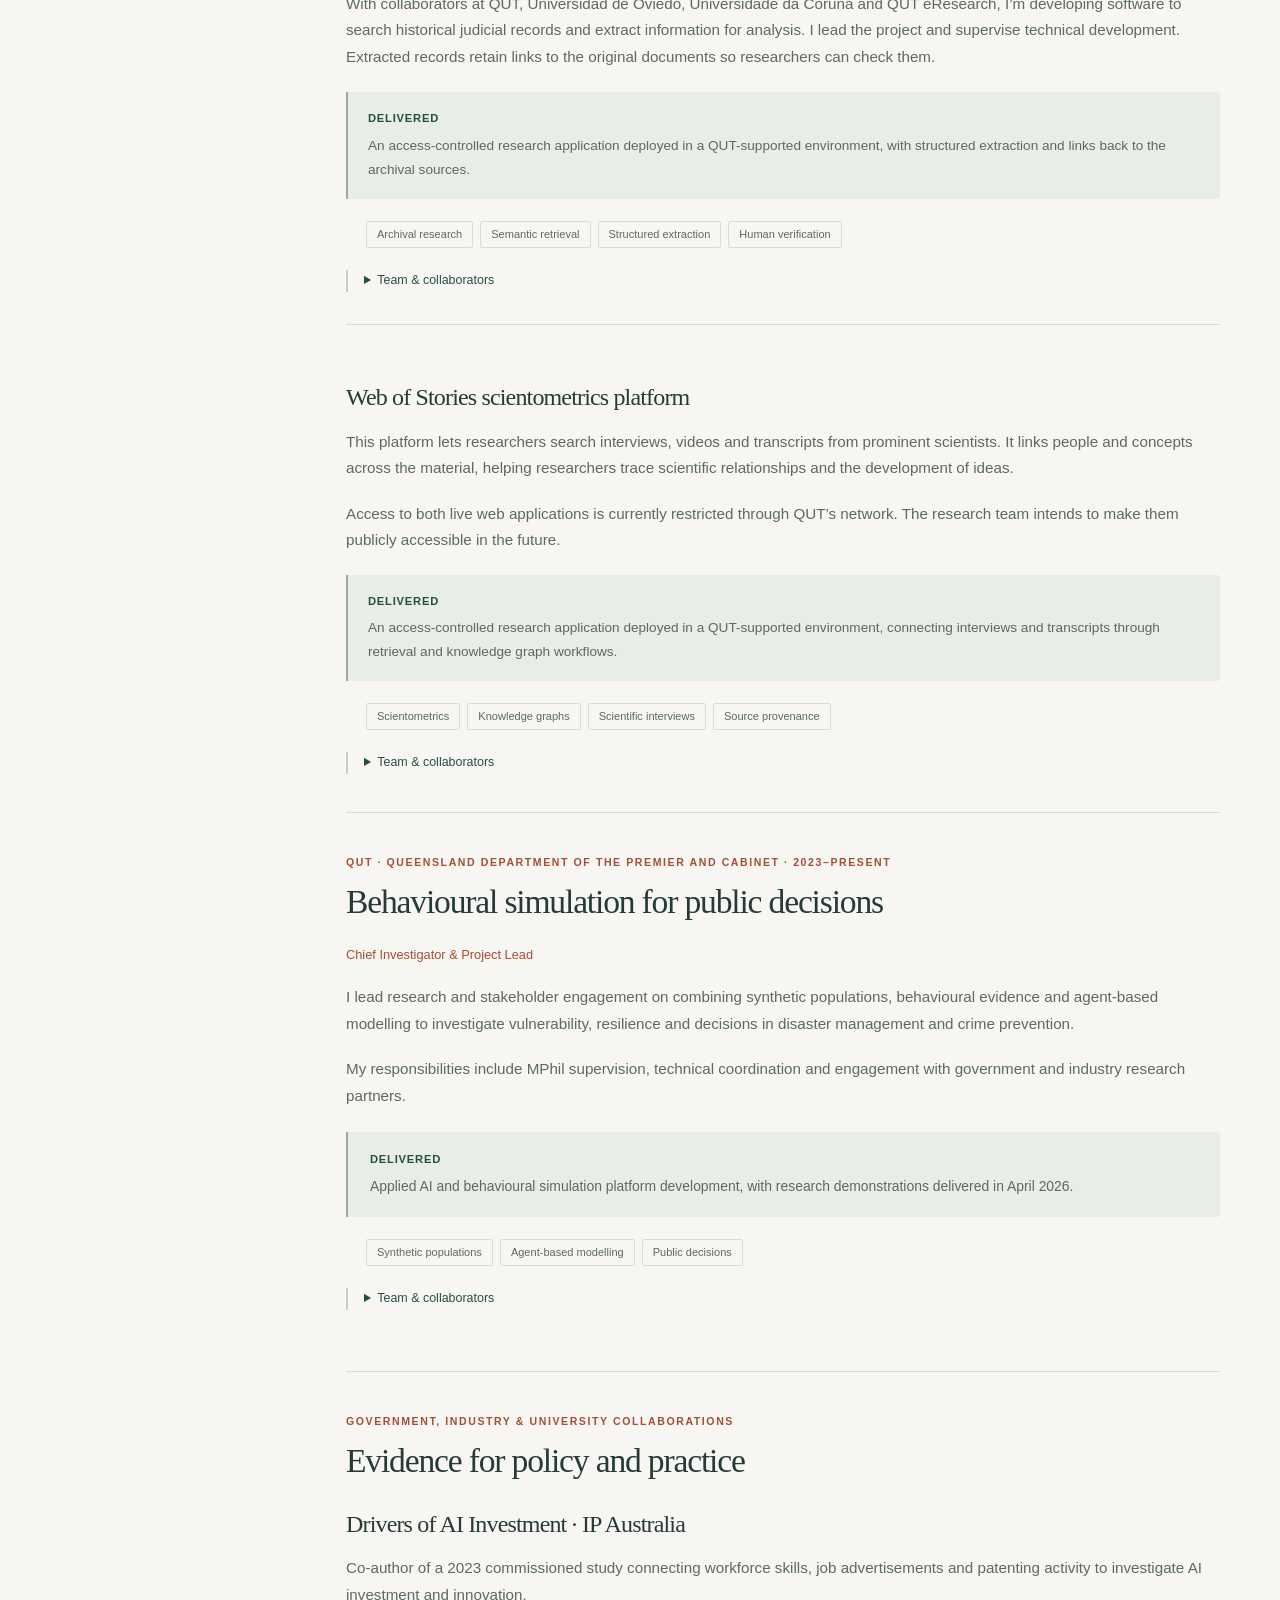
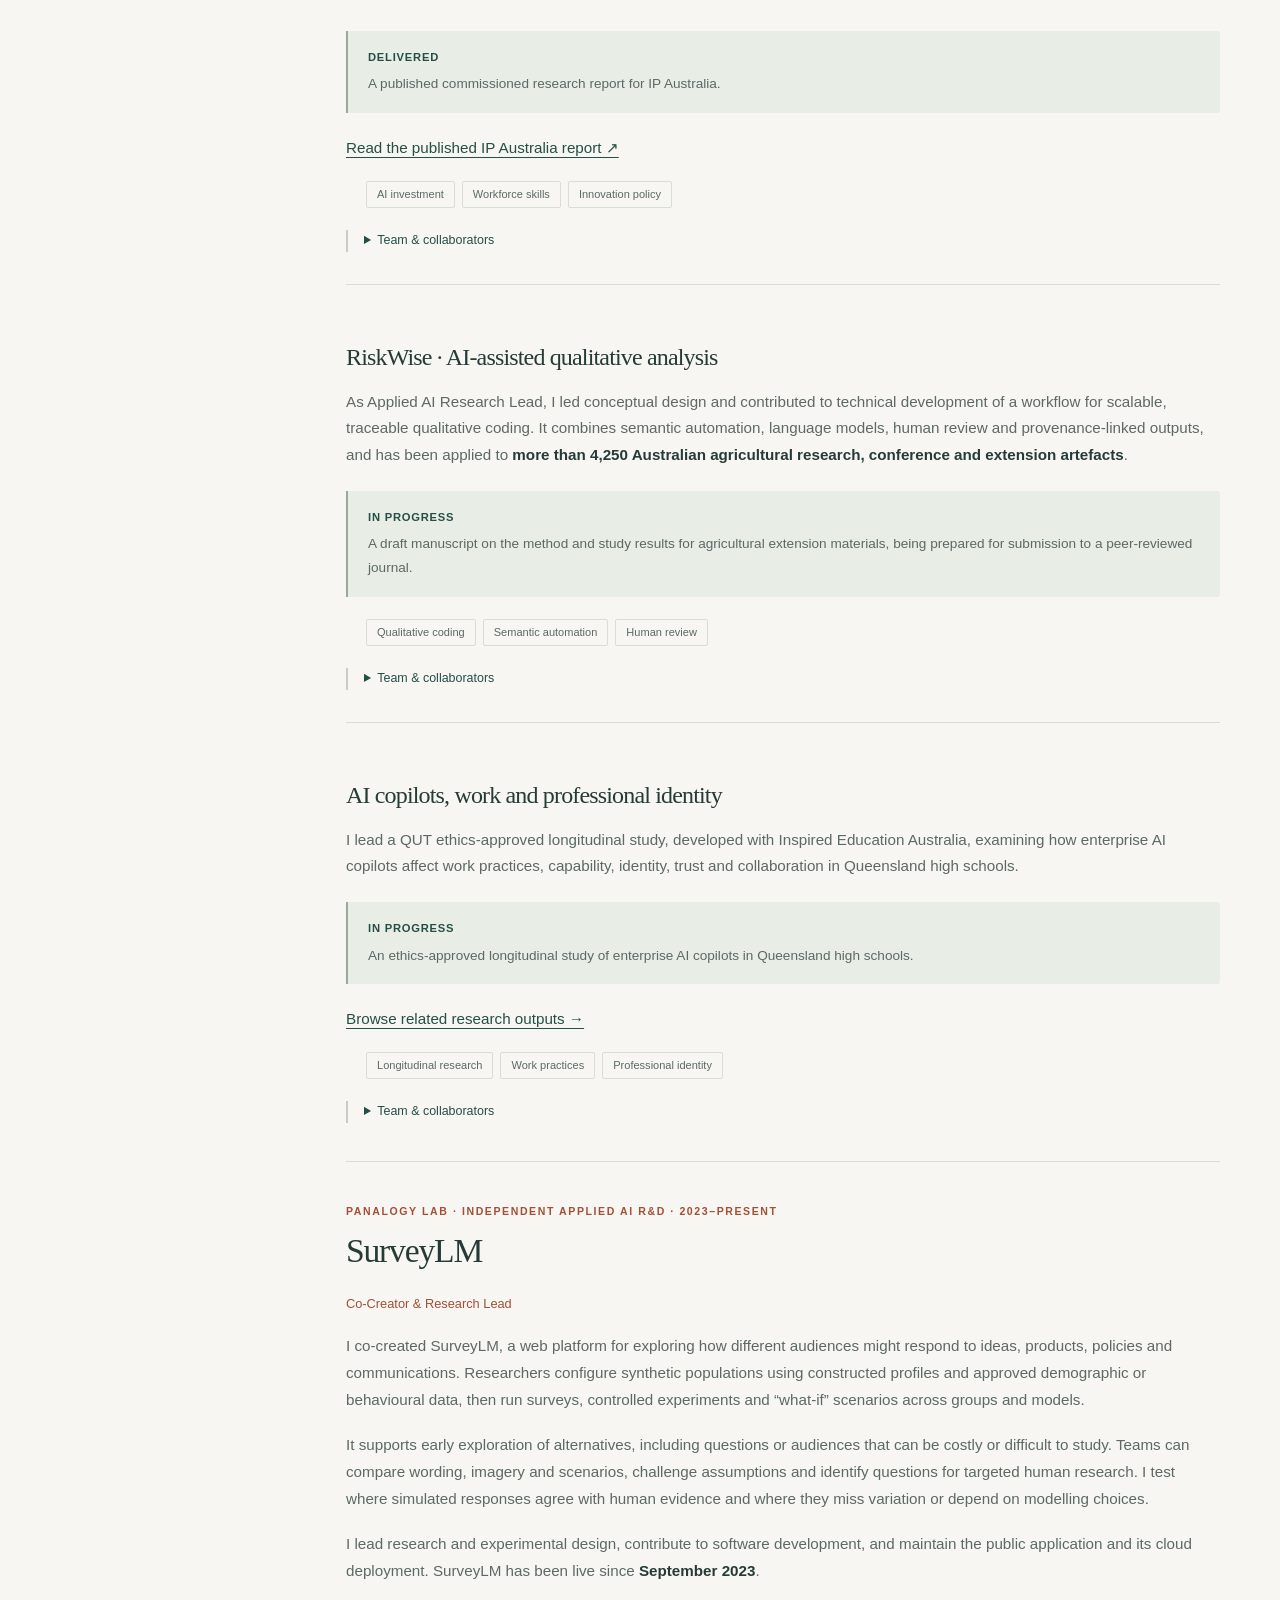
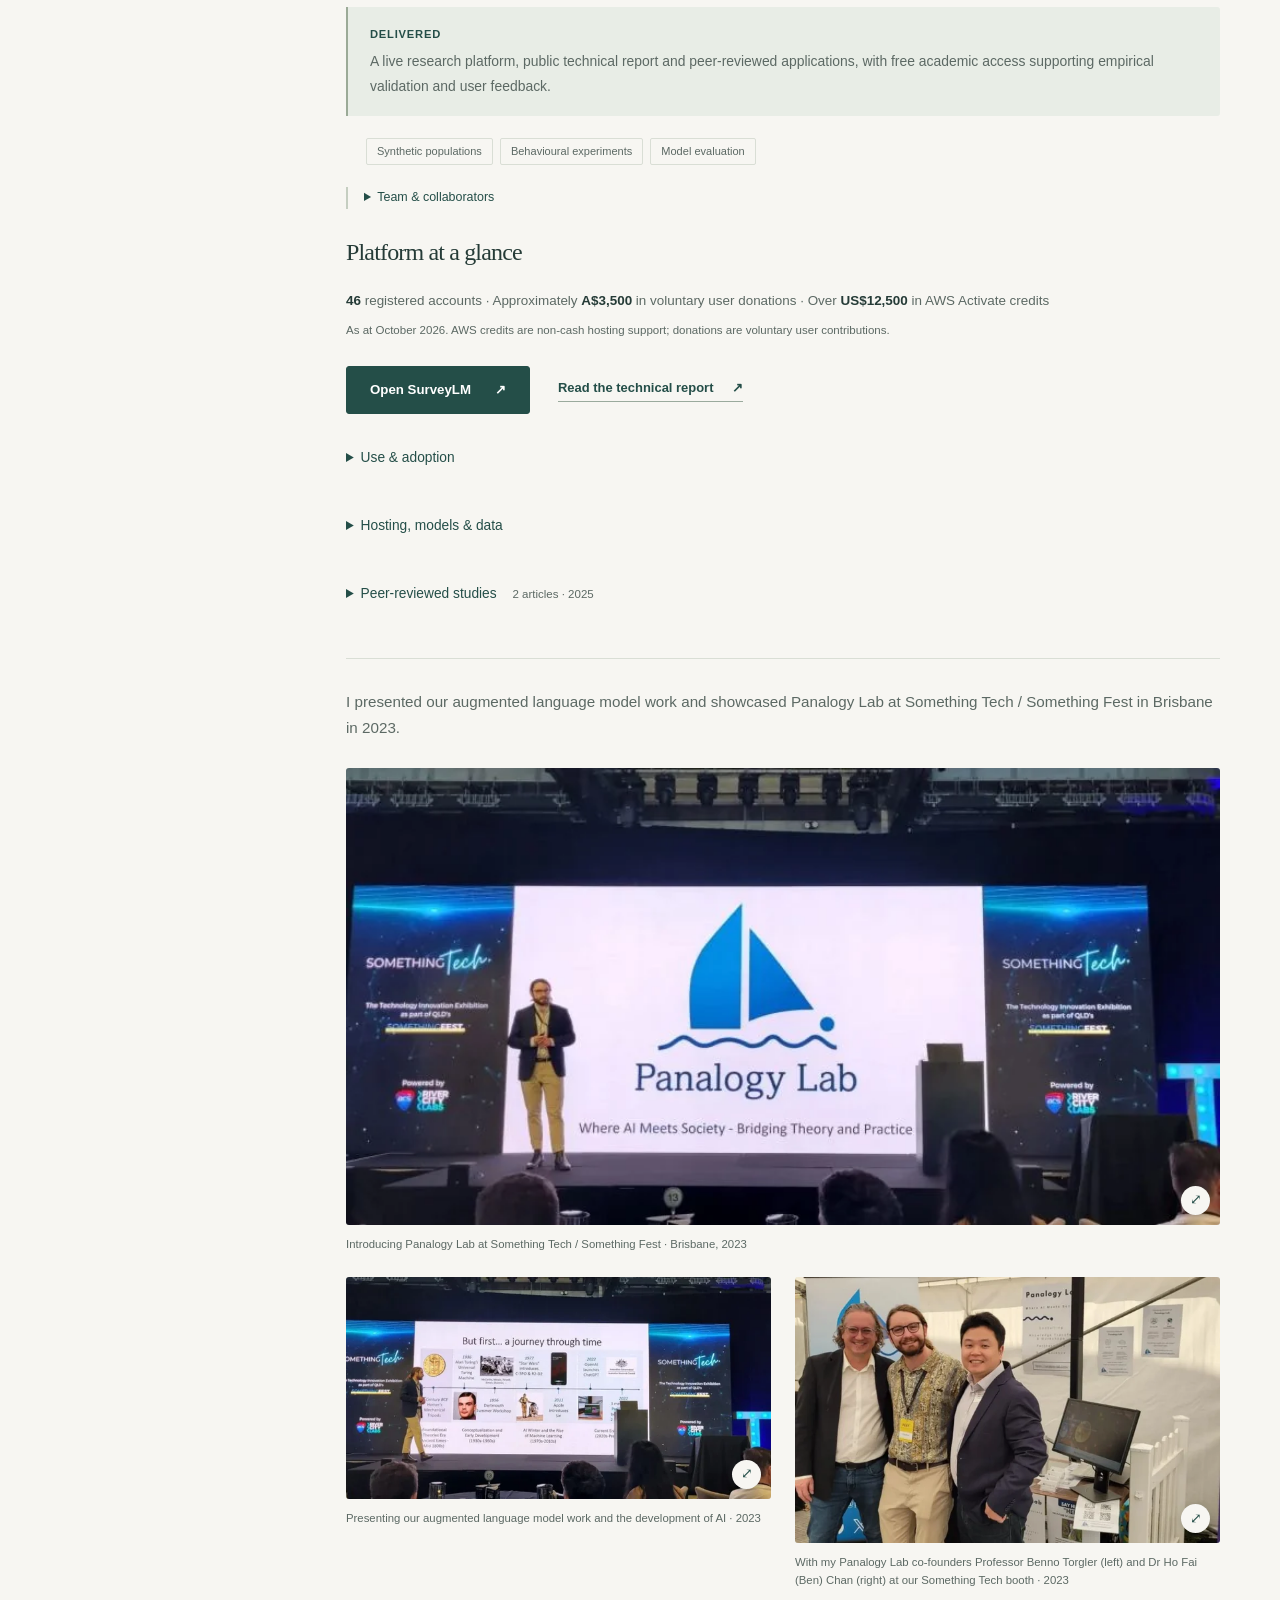
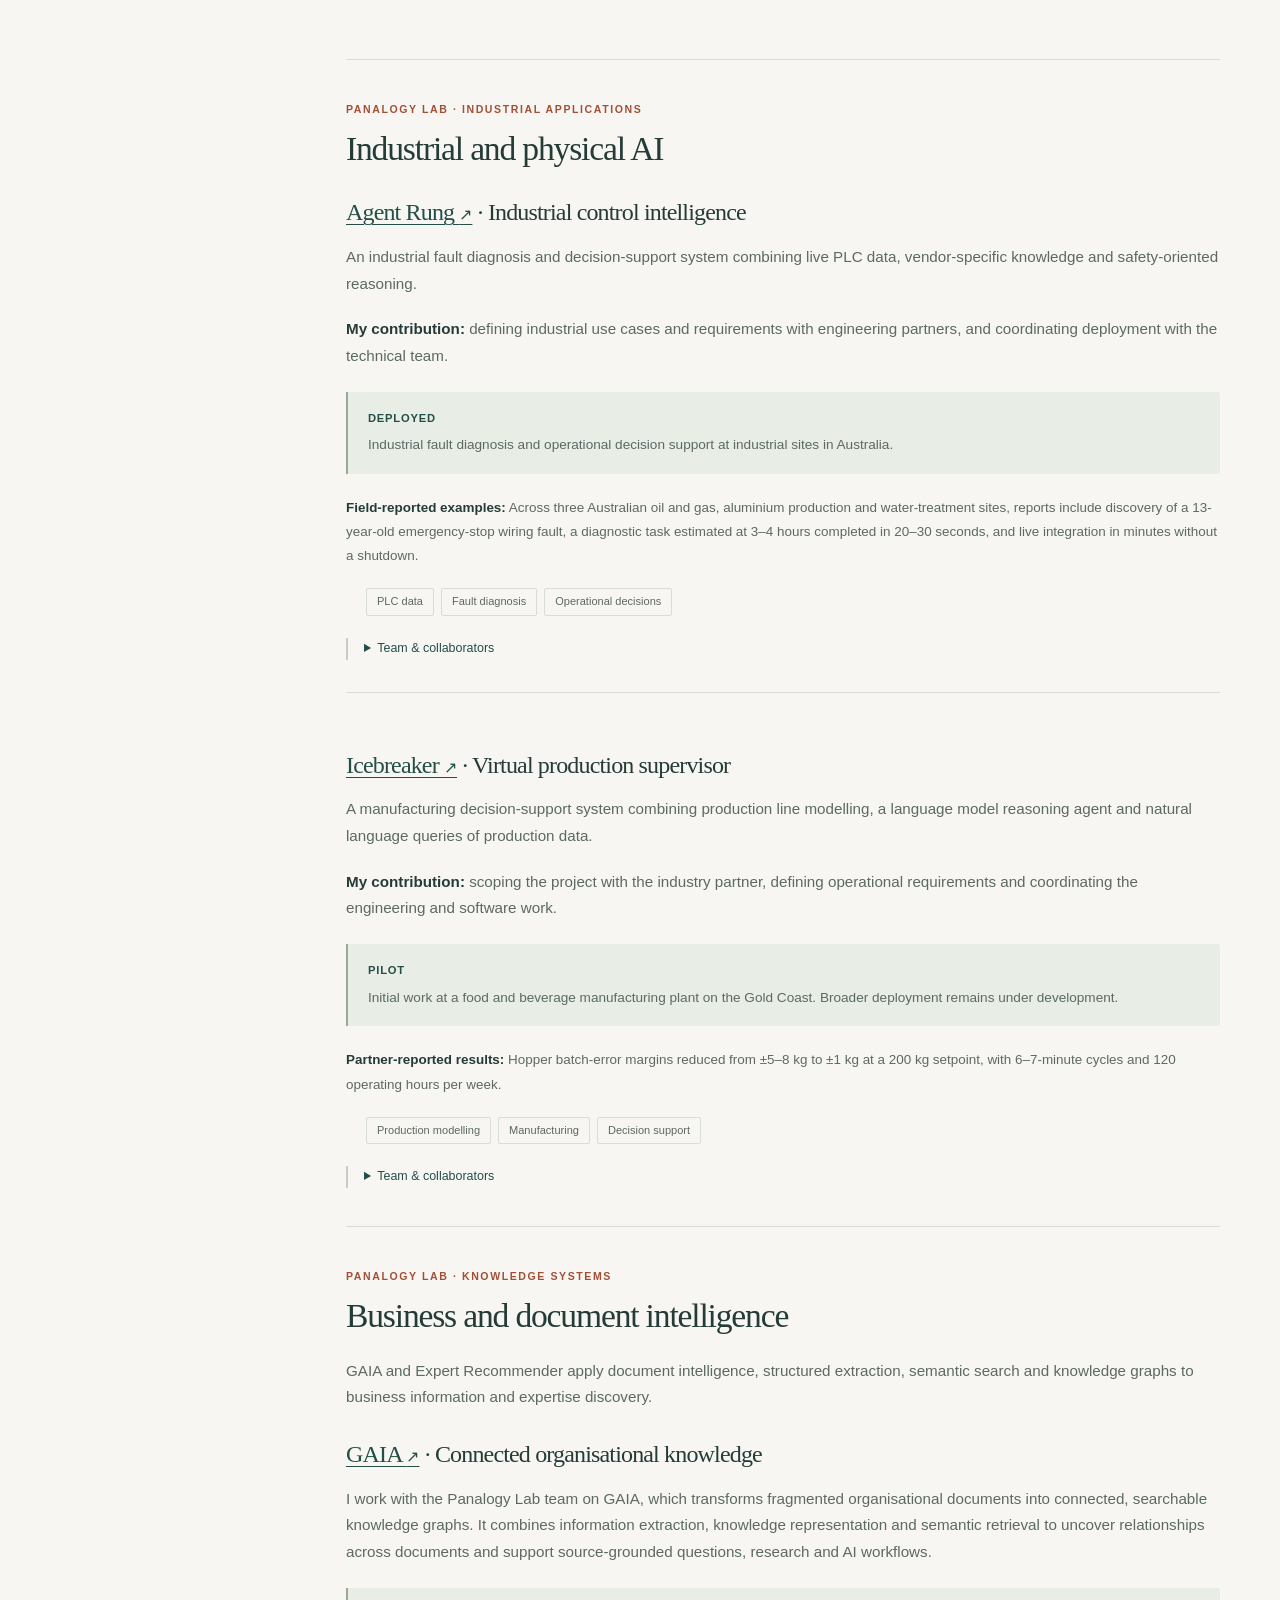
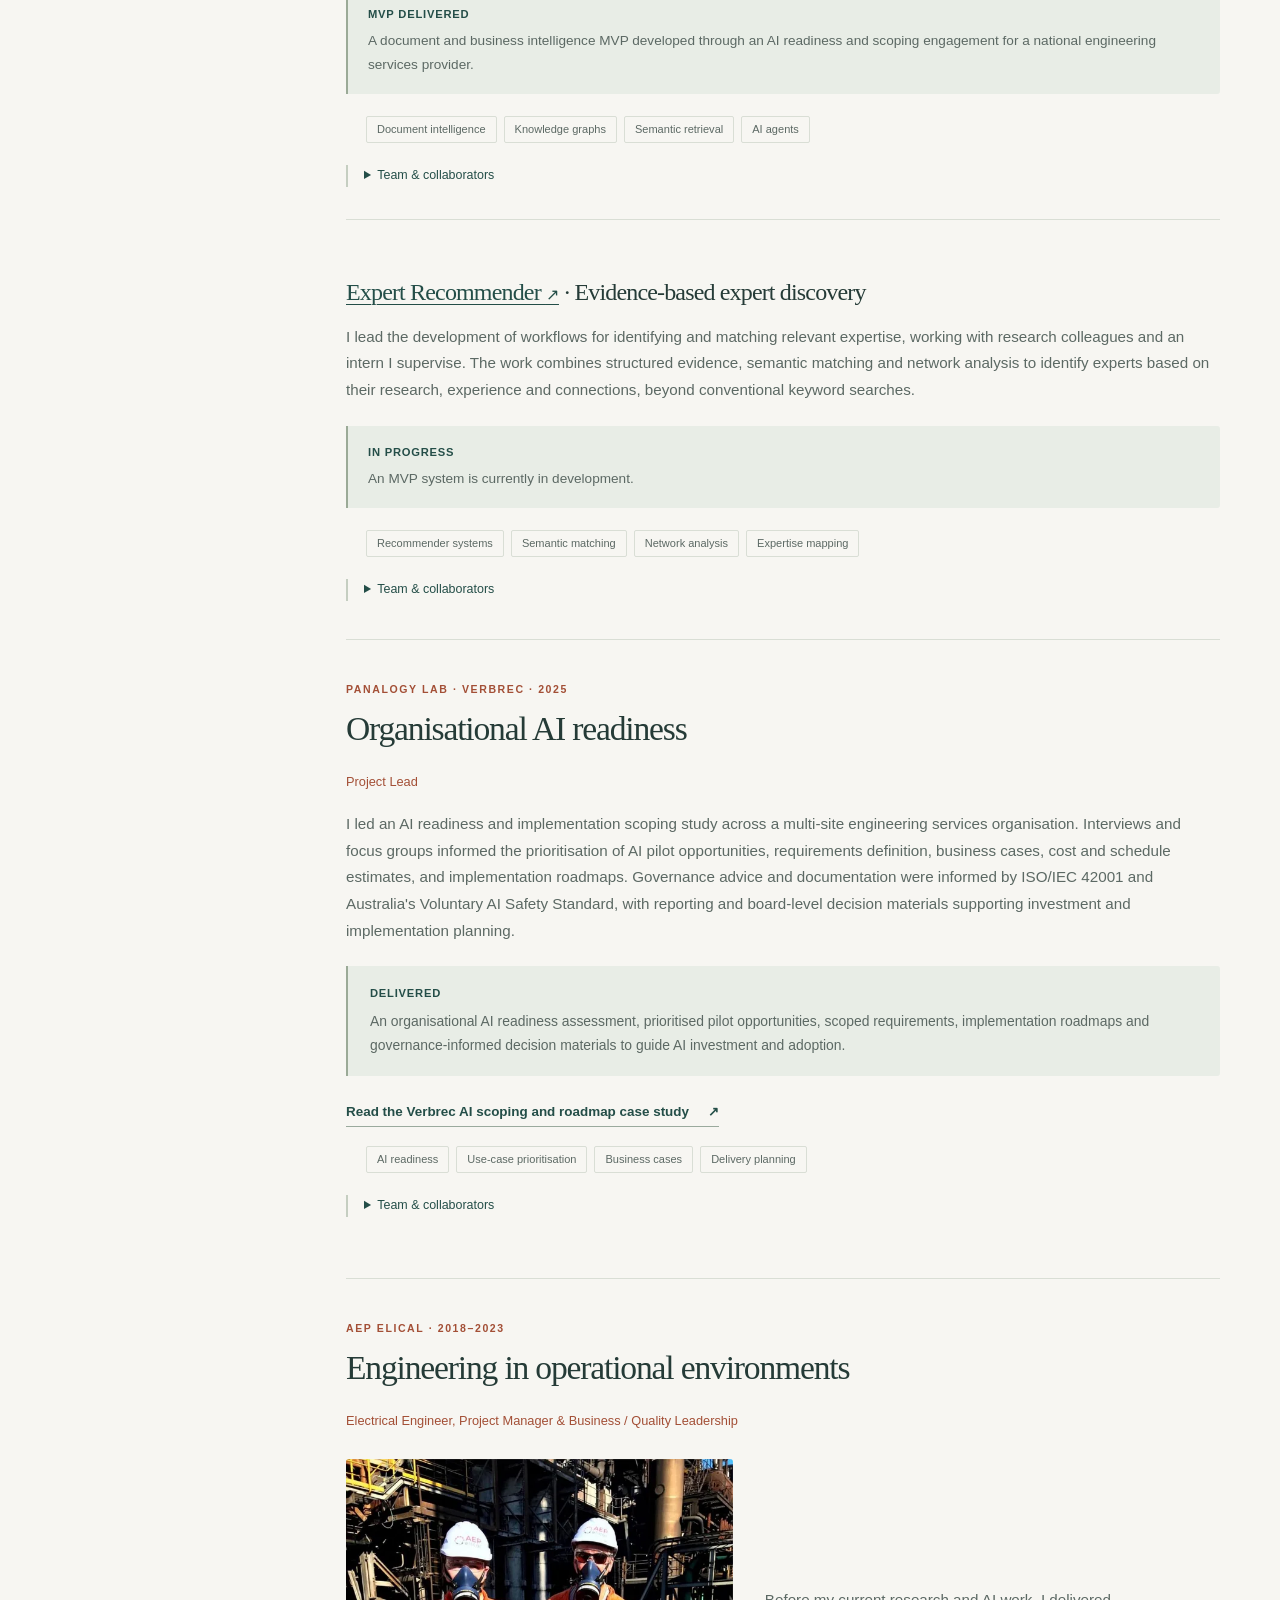
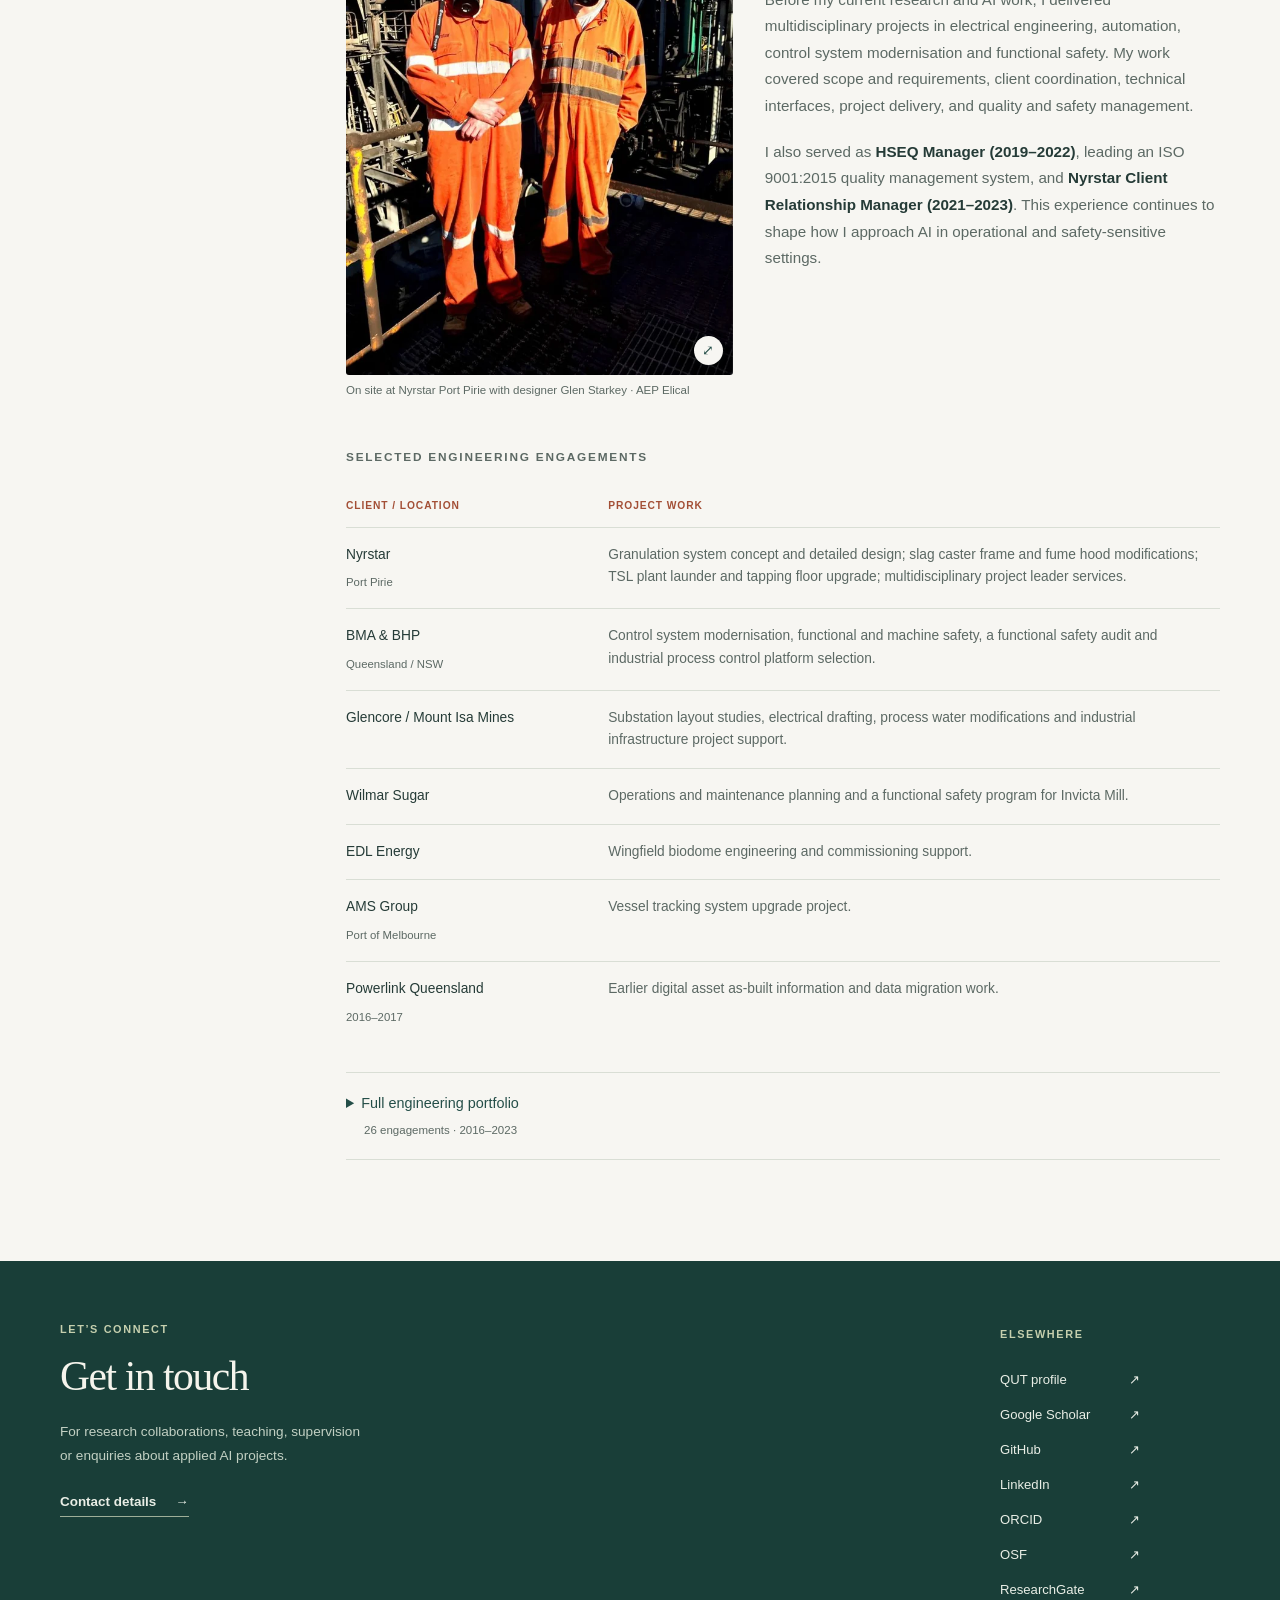
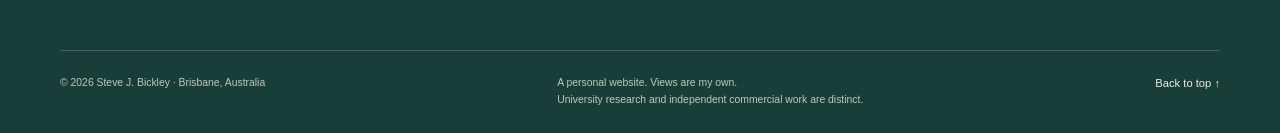
<file: docs/projects.html>
<!doctype html>
<html lang="en-AU"><head>
<link href="site_libs/quarto-html/quarto-html.min.css" rel="stylesheet" data-mode="light">
<link href="site_libs/quarto-html/quarto-syntax-highlighting.css" rel="stylesheet" id="quarto-text-highlighting-styles"><meta charset="utf-8">
  <meta name="viewport" content="width=device-width, initial-scale=1">
  <meta name="theme-color" content="#f7f6f2">
  <meta name="description" content="Selected research, software and engineering projects by Steve Bickley, from national AI adoption research to deployed knowledge platforms and industrial systems.">
  <meta property="og:type" content="website">
  <meta property="og:title" content="Dr Steve Bickley - Projects">
  <meta property="og:description" content="Selected research, software and engineering projects by Steve Bickley, from national AI adoption research to deployed knowledge platforms and industrial systems.">
  <meta property="og:image" content="https://stevejbickley.github.io/assets/images/steve-bickley-1280.webp">
  <title>Dr Steve Bickley - Projects</title>
  <link rel="icon" href="assets/favicon.svg" type="image/svg+xml">
  <link rel="stylesheet" href="assets/generated/styles.6dde605df426.css">
  <script src="assets/generated/site.add4b4ea8069.js" defer=""></script>
</head>
<body class="page-projects">
  <a class="skip-link" href="#main">Skip to content</a>
  <header class="site-header">
    <div class="nav-inner container">
      <a class="brand" href="index.html" aria-label="Dr Steve J. Bickley, home"><span class="brand-mark" aria-hidden="true">sb.</span><span>Dr Steve J. Bickley<span class="brand-subtitle">Researcher, Engineer &amp; Entrepreneur</span></span></a>
      <button class="nav-toggle" type="button" aria-expanded="false" aria-controls="site-navigation" hidden=""><span>Menu</span><span class="menu-icon" aria-hidden="true"></span></button>
      <nav id="site-navigation" class="nav-links" aria-label="Main navigation">
        <a href="index.html">Home</a>
        <a href="research.html">Research</a>
        <a href="publications.html">Publications</a>
        <a href="projects.html" aria-current="page">Projects</a>
        <a href="teaching.html">Teaching</a>
        <a href="about.html">About &amp; contact</a>
      </nav>
    </div>
  </header>
  <main id="main" class="site-main" tabindex="-1">

    <header class="page-hero container"><p class="eyebrow">Research in practice</p><h1>Projects</h1><p class="lead">A selection of research projects, software and engineering work I have led or contributed to. Each entry describes my role and what the team delivered.</p><div class="page-jumps"><a href="#ai-adoption">Public sector research</a><a href="#knowledge-platforms">Research software</a><a href="#surveylm">Panalogy Lab</a><a href="#engineering">Engineering</a></div></header>
    <div class="container reading-layout">
      <aside class="page-aside"><p class="eyebrow">Selected projects</p><nav aria-label="On this page"><a href="#ai-adoption">AI adoption &amp; workforce capability</a><a href="#knowledge-platforms">Archival &amp; scientific knowledge</a><a href="#simulation">Behavioural simulation</a><a href="#other-research">Other applied research</a><a href="#surveylm">SurveyLM</a><a href="#industrial-ai">Industrial &amp; physical AI</a><a href="#business-intelligence">Business &amp; document intelligence</a><a href="#readiness">Organisational AI readiness</a><a href="#engineering">Engineering portfolio</a></nav><p class="aside-note">QUT research, independent commercial work through Panalogy Lab, and earlier engineering roles are identified for each project.</p></aside>
      <div class="prose">
        <section class="prose-section" id="ai-adoption"><p class="eyebrow">QUT · Future Skills Organisation · 2025–2026</p><h2>Generative AI adoption by Australian workers</h2><p class="role">Principal Investigator &amp; Project Lead · $229,531 commissioned study</p><p>This national study examined how workers use generative AI and what support they need from employers. I led the study, coordinated the research team, co-design and working group engagement, and subsequently developed the findings into resources for employers.</p><p>The work involved a <strong>41-member national AI Research Working Group representing 36 organisations</strong>, spanning government, unions, professional bodies, universities and employers of different sizes.</p><p>Working group members represented organisations including the Digital Transformation Agency, National Artificial Intelligence Centre, Commonwealth Bank, Woolworths Group, Suncorp, Australian Council of Trade Unions, Australian Industry Group and the Council of Small Business Organisations Australia (COSBOA). <a href="https://www.futureskillsorganisation.com.au/wp-content/uploads/2025/11/AI-Research-Working-Group-Membership.pdf" target="_blank" rel="noopener">See FSO’s published membership list ↗<span class="visually-hidden"> (opens in a new tab)</span></a></p><p class="deliverable"><strong>Delivered</strong>A national research report, stakeholder workshops and co-design sessions, and an employer-support toolkit released as a working web application and downloadable resources for organisations building AI literacy, workforce capability and readiness.</p><p>The research and employer-support resources have since informed further adaptation and engagement with SMEs, including FSO’s SME AI Coach.</p><div class="project-links" aria-label="FSO project resources"><a class="text-link" href="https://www.futureskillsorganisation.com.au/supporting-generative-ai-adoption-by-workers-the-role-of-employers/" target="_blank" rel="noopener">Research report &amp; employer resources <span aria-hidden="true">↗</span><span class="visually-hidden"> (opens in a new tab)</span></a><a class="text-link" href="https://www.futureskillsorganisation.com.au/sme-ai-coach/" target="_blank" rel="noopener">SME AI Coach resource pack <span aria-hidden="true">↗</span><span class="visually-hidden"> (opens in a new tab)</span></a></div><ul class="tag-list" aria-label="Project focus"><li>AI adoption</li><li>Workforce capability</li><li>Employer resources</li></ul><details class="project-credits"><summary>Team &amp; collaborators</summary><div><p><strong>QUT / ARC BITA:</strong> I led the team with Dr Ho Fai (Ben) Chan and Dr Stephen Whyte, with coordination and administrative support from Jen Petley.</p><p><strong>Future Skills Organisation:</strong> Michelle Circelli, Timothy Burt, Peta Skujins and the broader FSO team collaborated on the original project. Siobhan O’Sullivan has supported the subsequent stage and engagement with SMEs.</p></div></details></section>
        <section class="prose-section" id="knowledge-platforms"><p class="eyebrow">QUT research collaborations · 2026–present</p><h2>Research software for archives and scientific interviews</h2><p class="role">Principal Investigator &amp; Project Lead</p><p>I lead two projects that help researchers search source material and check information extracted from it.</p><article class="project-entry" id="spanish-inquisition"><h3>Spanish Inquisition archival research platform</h3><p>With collaborators at QUT, Universidad de Oviedo, Universidade da Coruña and QUT eResearch, I’m developing software to search historical judicial records and extract information for analysis. I lead the project and supervise technical development. Extracted records retain links to the original documents so researchers can check them.</p><p class="deliverable"><strong>Delivered</strong>An access-controlled research application deployed in a QUT-supported environment, with structured extraction and links back to the archival sources.</p><ul class="tag-list" aria-label="Project focus"><li>Archival research</li><li>Semantic retrieval</li><li>Structured extraction</li><li>Human verification</li></ul><details class="project-credits"><summary>Team &amp; collaborators</summary><div><p>Tim Nguyen, an ARC BITA research assistant, undertakes the main software development under my supervision. The QUT / ARC BITA research team includes Professor Benno Torgler, Dr Ho Fai (Ben) Chan and Dr Douglas (Tony) Beatton, with deployment support from QUT eResearch.</p><p>International collaborators include Professor David Matesanz Gómez (Universidad de Oviedo) and Andrea Teira Fachado (Universidade da Coruña).</p></div></details></article><article class="project-entry" id="web-of-stories"><h3>Web of Stories scientometrics platform</h3><p>This platform lets researchers search interviews, videos and transcripts from prominent scientists. It links people and concepts across the material, helping researchers trace scientific relationships and the development of ideas.</p><p class="note">Access to both live web applications is currently restricted through QUT’s network. The research team intends to make them publicly accessible in the future.</p><p class="deliverable"><strong>Delivered</strong>An access-controlled research application deployed in a QUT-supported environment, connecting interviews and transcripts through retrieval and knowledge graph workflows.</p><ul class="tag-list" aria-label="Project focus"><li>Scientometrics</li><li>Knowledge graphs</li><li>Scientific interviews</li><li>Source provenance</li></ul><details class="project-credits"><summary>Team &amp; collaborators</summary><div><p>Tim Nguyen, an ARC BITA research assistant, undertakes the main software development under my supervision. The QUT / ARC BITA research team includes Professor Benno Torgler, Dr Ho Fai (Ben) Chan and Dr Douglas (Tony) Beatton, with deployment support from QUT eResearch.</p></div></details></article></section>
        <section class="prose-section" id="simulation"><p class="eyebrow">QUT · Queensland Department of the Premier and Cabinet · 2023–present</p><h2>Behavioural simulation for public decisions</h2><p class="role">Chief Investigator &amp; Project Lead</p><p>I lead research and stakeholder engagement on combining synthetic populations, behavioural evidence and agent-based modelling to investigate vulnerability, resilience and decisions in disaster management and crime prevention.</p><p>My responsibilities include MPhil supervision, technical coordination and engagement with government and industry research partners.</p><p class="deliverable"><strong>Delivered</strong>Applied AI and behavioural simulation platform development, with research demonstrations delivered in April 2026.</p><ul class="tag-list" aria-label="Project focus"><li>Synthetic populations</li><li>Agent-based modelling</li><li>Public decisions</li></ul><details class="project-credits"><summary>Team &amp; collaborators</summary><div><p>Arian Mashhady, an ARC BITA / QUT MPhil student, undertakes the main software development and research under supervision from me, Professor Benno Torgler and Dr Ho Fai (Ben) Chan, with additional support from Dr Douglas (Tony) Beatton.</p></div></details></section>
        <section class="prose-section" id="other-research"><p class="eyebrow">Government, industry &amp; university collaborations</p><h2>Evidence for policy and practice</h2><article class="project-entry" id="ip-australia"><h3>Drivers of AI Investment · IP Australia</h3><p>Co-author of a 2023 commissioned study connecting workforce skills, job advertisements and patenting activity to investigate AI investment and innovation.</p><p class="deliverable"><strong>Delivered</strong>A published commissioned research report for IP Australia.</p><p><a href="https://www.ipaustralia.gov.au/tools-and-research/professional-resources/data-research-and-reports/publications-and-reports/drivers-of-ai-investment" target="_blank" rel="noopener">Read the published IP Australia report ↗<span class="visually-hidden"> (opens in a new tab)</span></a></p><ul class="tag-list" aria-label="Project focus"><li>AI investment</li><li>Workforce skills</li><li>Innovation policy</li></ul><details class="project-credits"><summary>Team &amp; collaborators</summary><div><p>The research team comprised Dr Ho Fai (Ben) Chan, Professor Uwe Dulleck, Professor Benno Torgler and me, with partner support from Annita Nugent and Michael Falk at IP Australia.</p></div></details></article><article class="project-entry" id="riskwise"><h3>RiskWise · AI-assisted qualitative analysis</h3><p>As Applied AI Research Lead, I led conceptual design and contributed to technical development of a workflow for scalable, traceable qualitative coding. It combines semantic automation, language models, human review and provenance-linked outputs, and has been applied to <strong>more than 4,250 Australian agricultural research, conference and extension artefacts</strong>.</p><p class="deliverable"><strong>In progress</strong>A draft manuscript on the method and study results for agricultural extension materials, being prepared for submission to a peer-reviewed journal.</p><ul class="tag-list" aria-label="Project focus"><li>Qualitative coding</li><li>Semantic automation</li><li>Human review</li></ul><details class="project-credits"><summary>Team &amp; collaborators</summary><div><p>With Tim Nguyen and Dr Germán Puga and Professor Marit Kragt at the University of Western Australia.</p></div></details></article><article class="project-entry" id="ai-copilots"><h3>AI copilots, work and professional identity</h3><p>I lead a QUT ethics-approved longitudinal study, developed with Inspired Education Australia, examining how enterprise AI copilots affect work practices, capability, identity, trust and collaboration in Queensland high schools.</p><p class="deliverable"><strong>In progress</strong>An ethics-approved longitudinal study of enterprise AI copilots in Queensland high schools.</p><p><a href="publications.html">Browse related research outputs →</a></p><ul class="tag-list" aria-label="Project focus"><li>Longitudinal research</li><li>Work practices</li><li>Professional identity</li></ul><details class="project-credits"><summary>Team &amp; collaborators</summary><div><p><strong>Study in progress:</strong> Dr Ho Fai (Ben) Chan, Professor Benno Torgler, Dr Douglas (Tony) Beatton, Arian Mashhady and me at QUT / ARC BITA, working primarily with Rashan Senanayake at Inspired Education Australia.</p></div></details></article></section>
        <section class="prose-section" id="surveylm"><p class="eyebrow">Panalogy Lab · Independent applied AI R&amp;D · 2023–present</p><h2>SurveyLM</h2><p class="role">Co-Creator &amp; Research Lead</p><p>I co-created SurveyLM, a web platform for exploring how different audiences might respond to ideas, products, policies and communications. Researchers configure synthetic populations using constructed profiles and approved demographic or behavioural data, then run surveys, controlled experiments and “what-if” scenarios across groups and models.</p><p>It supports early exploration of alternatives, including questions or audiences that can be costly or difficult to study. Teams can compare wording, imagery and scenarios, challenge assumptions and identify questions for targeted human research. I test where simulated responses agree with human evidence and where they miss variation or depend on modelling choices.</p><p>I lead research and experimental design, contribute to software development, and maintain the public application and its cloud deployment. SurveyLM has been live since <strong>September 2023</strong>.</p><p class="deliverable"><strong>Delivered</strong>A live research platform, public technical report and peer-reviewed applications, with free academic access supporting empirical validation and user feedback.</p><ul class="tag-list" aria-label="Project focus"><li>Synthetic populations</li><li>Behavioural experiments</li><li>Model evaluation</li></ul><details class="project-credits"><summary>Team &amp; collaborators</summary><div><p>Co-created and developed with Dr Son Tran and Bang Dao (Panalogy Lab), with research and empirical input from Professor Benno Torgler and Dr Ho Fai (Ben) Chan.</p></div></details><h3>Platform at a glance</h3><p class="platform-snapshot"><span><strong>46</strong> registered accounts</span> <span class="snapshot-separator" aria-hidden="true">·</span> <span>Approximately <strong>A$3,500</strong> in voluntary user donations</span> <span class="snapshot-separator" aria-hidden="true">·</span> <span>Over <strong>US$12,500</strong> in AWS Activate credits</span></p><p class="metric-source">As at October 2026. AWS credits are non-cash hosting support; donations are voluntary user contributions.</p><div class="survey-resources"><div class="project-links" aria-label="SurveyLM resources"><a class="button" href="https://surveylm.panalogy-lab.com/Platform" target="_blank" rel="noopener">Open SurveyLM <span aria-hidden="true">↗</span><span class="visually-hidden"> (opens in a new tab)</span></a><a class="text-link" href="https://doi.org/10.48550/arXiv.2308.00521" target="_blank" rel="noopener">Read the technical report <span aria-hidden="true">↗</span><span class="visually-hidden"> (opens in a new tab)</span></a></div><details class="project-detail"><summary>Use &amp; adoption</summary><div><p>Registered accounts include researchers affiliated with QUT, the University of Bayreuth, Universidade da Coruña, the Federal University of Espírito Santo and the Institute of Swiss Economic Policy. Researchers affiliated with Maastricht University, the Laboratory for Innovation Science at Harvard and WHU have also used SurveyLM. Academic access is free to support validation, feedback and ongoing improvement.</p><p>Current evaluation includes the Behavioural Insights Team’s testing for Queensland road safety research and work with Tales of Tomorrow GmbH on film and series genre, format and theme combinations across synthetic audiences. Other studies explore disaster response scenarios, workplace health, safety and environment change, psychological safety interventions and biomedical governance policy pretesting.</p><p>Related commissioned advertising and behavioural research through QUT / ARC BITA totalled approximately <strong>A$60,000</strong> for a major Australian insurer.</p><p>Researcher controls include configurable populations, image-based and other multimodal designs, sequential and group interactions, cross-model comparisons, and structured exports for statistical and econometric analysis.</p></div></details><details class="project-detail"><summary>Hosting, models &amp; data</summary><div><p><strong>Hosting and maintenance:</strong> I maintain the public browser-based application on AWS Lightsail in Northern Virginia, USA (us-east-1). Inference processing locations depend on the selected model provider and endpoint.</p><p><strong>AI models:</strong> SurveyLM combines Panalogy-developed software with third-party pretrained language models. Current integrations include OpenAI, Anthropic, Google, Groq, xAI, Mistral, DeepSeek and Z.AI. We do not currently train foundation models for SurveyLM.</p><p><strong>Data handling:</strong> Simulations use constructed profiles, approved aggregate data and authorised business materials. Inputs may be sent to selected third-party endpoints for inference. Panalogy does not use customer data for training or fine-tuning by default; any such use requires separate agreement and authorisation. Provider training-use, retention and processing terms are reviewed per endpoint. Data minimisation, access, encryption, deletion and incident-response requirements are agreed before confidential data is introduced.</p><p><strong>Enterprise configurations:</strong> Australian-region or private hosting, regional or private inference, API access, enterprise authentication, additional connectors and custom endpoints can be scoped. This includes providers such as OpenRouter and client-approved fine-tuned model endpoints. Storage, logs, backups, subprocessors and residency requirements would be verified for each configuration.</p></div></details><details class="project-publications"><summary>Peer-reviewed studies <span>2 articles · 2025</span></summary><ol><li><a href="https://doi.org/10.1108/JSM-11-2023-0441" target="_blank" rel="noopener">Comparing human and synthetic data in service research: Using augmented language models to study service failures and recoveries <span aria-hidden="true">↗</span><span class="visually-hidden"> (opens in a new tab)</span></a><span>Journal of Services Marketing · 39(1), 36–52 · Compared SurveyLM responses with five human experiments, documenting context-dependent agreement and limitations.</span></li><li><a href="https://doi.org/10.1016/j.jbusres.2025.115318" target="_blank" rel="noopener">Using reminders with reward opportunities to reduce spectator no-show behavior <span aria-hidden="true">↗</span><span class="visually-hidden"> (opens in a new tab)</span></a><span>Journal of Business Research · 193, 115318 · A field experiment accompanied by complementary synthetic treatment checks.</span></li></ol></details></div><p class="note">I presented our augmented language model work and showcased Panalogy Lab at Something Tech / Something Fest in Brisbane in 2023.</p>
    <div class="event-gallery event-gallery--tech">
    <figure><a class="photo-link" href="assets/images/events/something-tech-2023-1.webp" data-figure-title="Panalogy Lab at Something Tech 2023" aria-label="Enlarge: Panalogy Lab at Something Tech 2023"><img src="assets/images/events/something-tech-2023-1-800.webp" srcset="assets/images/events/something-tech-2023-1-640.webp 640w, assets/images/events/something-tech-2023-1-800.webp 800w" sizes="(max-width:860px) 90vw, 65vw" width="800" height="418" loading="lazy" alt="Steve presenting Panalogy Lab on stage at Something Tech 2023"></a><figcaption>Introducing Panalogy Lab at Something Tech / Something Fest · Brisbane, 2023</figcaption></figure>
    <figure><a class="photo-link" href="assets/images/events/something-tech-2023-2.webp" data-figure-title="Talking about AI · Something Tech 2023" aria-label="Enlarge: Talking about AI · Something Tech 2023"><img src="assets/images/events/something-tech-2023-2-800.webp" srcset="assets/images/events/something-tech-2023-2-640.webp 640w, assets/images/events/something-tech-2023-2-800.webp 800w" sizes="(max-width:640px) 90vw, (max-width:860px) 43vw, 32vw" width="800" height="418" loading="lazy" alt="Steve presenting a timeline of artificial intelligence to the Something Tech audience"></a><figcaption>Presenting our augmented language model work and the development of AI · 2023</figcaption></figure>
    <figure><a class="photo-link" href="assets/images/events/something-tech-2023-3.webp" data-figure-title="The Panalogy Lab booth · Something Tech 2023" aria-label="Enlarge: The Panalogy Lab booth · Something Tech 2023"><img src="assets/images/events/something-tech-2023-3-800.webp" srcset="assets/images/events/something-tech-2023-3-640.webp 640w, assets/images/events/something-tech-2023-3-800.webp 800w" sizes="(max-width:640px) 90vw, (max-width:860px) 43vw, 32vw" width="800" height="501" loading="lazy" alt="Panalogy Lab co-founders Benno Torgler, Steve Bickley and Ho Fai Chan, from left to right, at Something Tech 2023"></a><figcaption>With my Panalogy Lab co-founders Professor Benno Torgler (left) and Dr Ho Fai (Ben) Chan (right) at our Something Tech booth · 2023</figcaption></figure>
    </div></section>
        <section class="prose-section" id="industrial-ai"><p class="eyebrow">Panalogy Lab · Industrial applications</p><h2>Industrial and physical AI</h2><article class="project-entry" id="agent-rung"><h3><a class="project-product-link" href="https://panalogy.ai/technology/agent-rung" target="_blank" rel="noopener">Agent Rung <span aria-hidden="true">↗</span><span class="visually-hidden"> (opens in a new tab)</span></a> · Industrial control intelligence</h3><p>An industrial fault diagnosis and decision-support system combining live PLC data, vendor-specific knowledge and safety-oriented reasoning.</p><p><strong>My contribution:</strong> defining industrial use cases and requirements with engineering partners, and coordinating deployment with the technical team.</p><p class="deliverable"><strong>Deployed</strong>Industrial fault diagnosis and operational decision support at industrial sites in Australia.</p><p class="reported-outcome"><strong>Field-reported examples:</strong> Across three Australian oil and gas, aluminium production and water-treatment sites, reports include discovery of a 13-year-old emergency-stop wiring fault, a diagnostic task estimated at 3–4 hours completed in 20–30 seconds, and live integration in minutes without a shutdown.</p><ul class="tag-list" aria-label="Project focus"><li>PLC data</li><li>Fault diagnosis</li><li>Operational decisions</li></ul><details class="project-credits"><summary>Team &amp; collaborators</summary><div><p>Primarily with Dr Son Tran and Latzi Marian at Panalogy Lab.</p></div></details></article><article class="project-entry" id="icebreaker"><h3><a class="project-product-link" href="https://panalogy.ai/technology/icebreaker" target="_blank" rel="noopener">Icebreaker <span aria-hidden="true">↗</span><span class="visually-hidden"> (opens in a new tab)</span></a> · Virtual production supervisor</h3><p>A manufacturing decision-support system combining production line modelling, a language model reasoning agent and natural language queries of production data.</p><p><strong>My contribution:</strong> scoping the project with the industry partner, defining operational requirements and coordinating the engineering and software work.</p><p class="deliverable"><strong>Pilot</strong>Initial work at a food and beverage manufacturing plant on the Gold Coast. Broader deployment remains under development.</p><p class="reported-outcome"><strong>Partner-reported results:</strong> Hopper batch-error margins reduced from ±5–8 kg to ±1 kg at a 200 kg setpoint, with 6–7-minute cycles and 120 operating hours per week.</p><ul class="tag-list" aria-label="Project focus"><li>Production modelling</li><li>Manufacturing</li><li>Decision support</li></ul><details class="project-credits"><summary>Team &amp; collaborators</summary><div><p>Primarily with Dr Son Tran and Latzi Marian at Panalogy Lab.</p></div></details></article></section>
        <section class="prose-section" id="business-intelligence"><p class="eyebrow">Panalogy Lab · Knowledge systems</p><h2>Business and document intelligence</h2><p>GAIA and Expert Recommender apply document intelligence, structured extraction, semantic search and knowledge graphs to business information and expertise discovery.</p><article class="project-entry" id="gaia"><h3><a class="project-product-link" href="https://panalogy.ai/technology/gaia" target="_blank" rel="noopener">GAIA <span aria-hidden="true">↗</span><span class="visually-hidden"> (opens in a new tab)</span></a> · Connected organisational knowledge</h3><p>I work with the Panalogy Lab team on GAIA, which transforms fragmented organisational documents into connected, searchable knowledge graphs. It combines information extraction, knowledge representation and semantic retrieval to uncover relationships across documents and support source-grounded questions, research and AI workflows.</p><p class="deliverable"><strong>MVP delivered</strong>A document and business intelligence MVP developed through an AI readiness and scoping engagement for a national engineering services provider.</p><ul class="tag-list" aria-label="Project focus"><li>Document intelligence</li><li>Knowledge graphs</li><li>Semantic retrieval</li><li>AI agents</li></ul><details class="project-credits"><summary>Team &amp; collaborators</summary><div><p>Developed with the broader Panalogy Lab team, particularly Dr Son Tran and me.</p></div></details></article><article class="project-entry" id="expert-recommender"><h3><a class="project-product-link" href="https://panalogy.ai/technology/expert-recommender" target="_blank" rel="noopener">Expert Recommender <span aria-hidden="true">↗</span><span class="visually-hidden"> (opens in a new tab)</span></a>  · Evidence-based expert discovery</h3><p>I lead the development of workflows for identifying and matching relevant expertise, working with research colleagues and an intern I supervise. The work combines structured evidence, semantic matching and network analysis to identify experts based on their research, experience and connections, beyond conventional keyword searches.</p><p class="deliverable"><strong>In progress</strong>An MVP system is currently in development.</p><ul class="tag-list" aria-label="Project focus"><li>Recommender systems</li><li>Semantic matching</li><li>Network analysis</li><li>Expertise mapping</li></ul><details class="project-credits"><summary>Team &amp; collaborators</summary><div><p>Primarily with Dr Ho Fai (Ben) Chan, Professor Benno Torgler and an intern I supervise, within the broader Panalogy Lab team.</p></div></details></article></section>
        <section class="prose-section" id="readiness"><p class="eyebrow">Panalogy Lab · Verbrec · 2025</p><h2>Organisational AI readiness</h2><p class="role">Project Lead</p><p>I led an AI readiness and implementation scoping study across a multi-site engineering services organisation. Interviews and focus groups informed the prioritisation of AI pilot opportunities, requirements definition, business cases, cost and schedule estimates, and implementation roadmaps. Governance advice and documentation were informed by ISO/IEC 42001 and Australia's Voluntary AI Safety Standard, with reporting and board-level decision materials supporting investment and implementation planning.</p><p class="deliverable"><strong>Delivered</strong>An organisational AI readiness assessment, prioritised pilot opportunities, scoped requirements, implementation roadmaps and governance-informed decision materials to guide AI investment and adoption.</p><p><a class="text-link" href="https://panalogy.ai/case-studies/ai-scoping-roadmap" target="_blank" rel="noopener">Read the Verbrec AI scoping and roadmap case study <span aria-hidden="true">↗</span><span class="visually-hidden"> (opens in a new tab)</span></a></p><ul class="tag-list" aria-label="Project focus"><li>AI readiness</li><li>Use-case prioritisation</li><li>Business cases</li><li>Delivery planning</li></ul><details class="project-credits"><summary>Team &amp; collaborators</summary><div><p>Led by me with contributions from the broader Panalogy Lab team, working with staff and leadership at Verbrec.</p></div></details></section>
        <section class="prose-section" id="engineering"><p class="eyebrow">AEP Elical · 2018–2023</p><h2>Engineering in operational environments</h2><p class="role">Electrical Engineer, Project Manager &amp; Business / Quality Leadership</p><div class="site-visit">
    <figure><a class="photo-link" href="assets/images/events/port-pirie.webp" data-figure-title="On site at Nyrstar Port Pirie" aria-label="Enlarge: On site at Nyrstar Port Pirie"><img src="assets/images/events/port-pirie-800.webp" srcset="assets/images/events/port-pirie-640.webp 640w, assets/images/events/port-pirie-800.webp 800w" sizes="(max-width:640px) 90vw, 30vw" width="800" height="1066" loading="lazy" alt="Steve Bickley and designer Glen Starkey in high-visibility clothing, hard hats and respirators at Nyrstar Port Pirie"></a><figcaption>On site at Nyrstar Port Pirie with designer Glen Starkey · AEP Elical</figcaption></figure>
    <div><p>Before my current research and AI work, I delivered multidisciplinary projects in electrical engineering, automation, control system modernisation and functional safety. My work covered scope and requirements, client coordination, technical interfaces, project delivery, and quality and safety management.</p><p>I also served as <strong>HSEQ Manager (2019–2022)</strong>, leading an ISO 9001:2015 quality management system, and <strong>Nyrstar Client Relationship Manager (2021–2023)</strong>. This experience continues to shape how I approach AI in operational and safety-sensitive settings.</p></div>
    </div><table class="engineering-table" data-quarto-disable-processing="true"><caption class="eyebrow">Selected engineering engagements</caption><thead><tr><th scope="col">Client / location</th><th scope="col">Project work</th></tr></thead><tbody><tr><td>Nyrstar<small>Port Pirie</small></td><td>Granulation system concept and detailed design; slag caster frame and fume hood modifications; TSL plant launder and tapping floor upgrade; multidisciplinary project leader services.</td></tr><tr><td>BMA &amp; BHP<small>Queensland / NSW</small></td><td>Control system modernisation, functional and machine safety, a functional safety audit and industrial process control platform selection.</td></tr><tr><td>Glencore / Mount Isa Mines</td><td>Substation layout studies, electrical drafting, process water modifications and industrial infrastructure project support.</td></tr><tr><td>Wilmar Sugar</td><td>Operations and maintenance planning and a functional safety program for Invicta Mill.</td></tr><tr><td>EDL Energy</td><td>Wingfield biodome engineering and commissioning support.</td></tr><tr><td>AMS Group<small>Port of Melbourne</small></td><td>Vessel tracking system upgrade project.</td></tr><tr><td>Powerlink Queensland<small>2016–2017</small></td><td>Earlier digital asset as-built information and data migration work.</td></tr></tbody></table><details class="engineering-portfolio"><summary>Full engineering portfolio <span>26 engagements · 2016–2023</span></summary><table class="engineering-table" data-quarto-disable-processing="true"><caption>Engineering project record · October 2026 CV</caption><thead><tr><th scope="col">Client / location</th><th scope="col">Project and period</th></tr></thead><tbody><tr><td>Wildfire Energy</td><td>Project Proton environmental and land development approvals<small>2022–2023 · P1915</small></td></tr><tr><td>Nyrstar<small>Port Pirie</small></td><td>Slag Caster Fume Hood Modifications<small>2021–2022 · P1826</small></td></tr><tr><td>Nyrstar<small>Port Pirie</small></td><td>Project Leader Services<small>2021–2023 · P1823</small></td></tr><tr><td>Nyrstar<small>Port Pirie</small></td><td>TSL Plant Launder and Tapping Floor Upgrade<small>2021–2022 · P1822</small></td></tr><tr><td>Nyrstar<small>Port Pirie</small></td><td>Slag Caster Frame Replacement<small>2021–2022 · P1820</small></td></tr><tr><td>Nyrstar<small>Port Pirie</small></td><td>Hygiene Duct Replacement Detailed Design<small>2020–2021 · P1808</small></td></tr><tr><td>Nyrstar<small>Port Pirie</small></td><td>Granulation System Upgrade Concept and Detailed Design<small>2020–2021 · P1806</small></td></tr><tr><td>BMA<small>Peak Downs Mine</small></td><td>Modernisation of Control Systems Functional and Machine Safety · IPS and SPS Phase<small>2021 · P1756/1757</small></td></tr><tr><td>BHP Mitsui Coal<small>Mt Arthur Coal Mine</small></td><td>Functional Safety Audit<small>2020 · P1714</small></td></tr><tr><td>Wilmar Sugar<small>Invicta Mill</small></td><td>Operations/Maintenance Plan and Functional Safety Program<small>2020–2021 · P1713/P1739</small></td></tr><tr><td>Glencore / Mount Isa Mines<small>Mount Isa</small></td><td>Substation Layout Options<small>2020 · P1706</small></td></tr><tr><td>Glencore / Mount Isa Mines<small>Mount Isa</small></td><td>Zinc Concentrator Process Water Modifications<small>2020 · P1703</small></td></tr><tr><td>Glencore / Mount Isa Mines<small>Mount Isa</small></td><td>BROC Project Support<small>2020 · P1698</small></td></tr><tr><td>Glencore / Mount Isa Mines<small>Mount Isa</small></td><td>Substation Structural and Blast Assessment<small>2019 · P1692</small></td></tr><tr><td>BMA</td><td>Modernisation of BMA Control Systems Functional Safety · IPS Phase<small>2020 · P1682</small></td></tr><tr><td>EDL Energy<small>Wingfield</small></td><td>Wingfield 2 Biodome Project<small>2019–2020 · P1681</small></td></tr><tr><td>EDL Energy<small>Wingfield</small></td><td>Wingfield 1 Commissioning Support<small>2019–2020 · P1680</small></td></tr><tr><td>Glencore / Mount Isa Mines<small>Mount Isa</small></td><td>Electrical Drafting Support<small>2019–2020 · P1676</small></td></tr><tr><td>Glencore / Mount Isa Mines<small>Mount Isa</small></td><td>BROC/SLC Project<small>2019 · P1670</small></td></tr><tr><td>South32<small>Eagle Downs</small></td><td>Site Dams Audit<small>2019 · P1669</small></td></tr><tr><td>Nyrstar<small>Port Pirie</small></td><td>Slag Fuming Upgrade Identification Phase Study<small>2019–2020 · P1667</small></td></tr><tr><td>South32<small>Eagle Downs Mine</small></td><td>Structural Integrity Audit<small>2019 · P1665</small></td></tr><tr><td>BHP</td><td>BFX094 Industrial Control System Process Control Platform Selection Study<small>2019 · P1646</small></td></tr><tr><td>AMS Group<small>Port of Melbourne</small></td><td>Vessel Tracking System Upgrade<small>2019 · P1645</small></td></tr><tr><td>BMA<small>Norwich Park Mine</small></td><td>Phase 2 Options Study for Mine Infrastructure Area<small>2018–2019 · P1634</small></td></tr><tr><td>Powerlink Queensland</td><td>Digital Asset As-Building and Data Migration Project<small>2016–2017</small></td></tr></tbody></table><p class="metric-source">AEP Elical engagements, 2018–2023, and earlier work with Powerlink Queensland, 2016–2017. Client names and project references follow my CV; locations are included where recorded.</p></details></section>
      </div>
    </div>

  </main>
  <dialog id="figure-dialog" class="figure-dialog" aria-labelledby="figure-dialog-title" aria-describedby="figure-dialog-caption">
    <div class="figure-dialog-header"><h2 id="figure-dialog-title">Research figure</h2><button type="button" class="figure-close" autofocus="">Close <span aria-hidden="true">×</span></button></div>
    <div class="figure-gallery-nav" aria-label="Figure navigation" hidden=""><button type="button" class="figure-previous" aria-label="Previous figure">← Previous</button><p class="figure-gallery-position" role="status" aria-live="polite" aria-atomic="true"></p><button type="button" class="figure-next" aria-label="Next figure">Next →</button></div>
    <img class="figure-dialog-image" alt="Expanded research figure" width="1600" height="1200">
    <p id="figure-dialog-caption"></p>
    <a class="figure-original" target="_blank" rel="noopener">Open full-resolution image <span aria-hidden="true">→</span><span class="visually-hidden"> (opens in a new tab)</span></a>
  </dialog>
  <template id="cmm-gallery">
    <figure data-figure-title="Figure 2 · Moving through the matrix"><img data-src="assets/images/research/cmm-data-and-assumptions.png" width="1367" height="923" alt="CMM with points A to I and arrows showing movement between approaches as information complexity and uncertainty change."><figcaption><strong>Figure 2 · Moving through the matrix.</strong> Gather different data, simplify assumptions, or combine both to reconsider which methods are feasible. Thesis p. 18, adapted from Bickley &amp; Torgler (2023). <a href="https://doi.org/10.5204/thesis.eprints.244769" target="_blank" rel="noopener">Thesis and source context ↗<span class="visually-hidden"> (opens in a new tab)</span></a></figcaption></figure>
    <figure data-figure-title="Figure 3 · Methods and emerging challenges"><img data-src="assets/images/research/cmm-emerging-methods.png" width="1367" height="923" alt="CMM with purple arrows around the intractable and emerging region showing the push and pull between new methods and new challenges."><figcaption><strong>Figure 3 · Methods and emerging challenges.</strong> The matrix evolves: new techniques extend what researchers can tackle, while new problems shift the boundary of what is tractable. Thesis p. 20. <a href="https://doi.org/10.5204/thesis.eprints.244769" target="_blank" rel="noopener">Thesis and source context ↗<span class="visually-hidden"> (opens in a new tab)</span></a></figcaption></figure>
    <figure data-figure-title="Figure 4 · Mapping a study’s approaches"><img data-src="assets/images/research/cmm-chapter-mapping.png" width="1367" height="923" alt="CMM with qualitative reasoning, analogy-based reasoning and case-based reasoning shaded purple to map the approaches used in thesis Chapter 2."><figcaption><strong>Figure 4 · Mapping a study’s approaches.</strong> Shading records the approaches used in Chapter 2: qualitative, analogy-based and case-based reasoning. Use the same approach to map and compare other studies. Thesis p. 22, mapping Bickley &amp; Torgler (2023). <a href="https://doi.org/10.5204/thesis.eprints.244769" target="_blank" rel="noopener">Thesis and source context ↗<span class="visually-hidden"> (opens in a new tab)</span></a></figcaption></figure>
  </template>
  <footer class="site-footer">
    <div class="container">
      <div class="footer-main">
        <div><p class="eyebrow">Let’s connect</p><h2>Get in touch</h2><p>For research collaborations, teaching, supervision<br class="desktop-break"> or enquiries about applied AI projects.</p><a class="text-link" href="about.html#contact">Contact details <span aria-hidden="true">→</span></a></div>
        <div class="footer-profiles"><p class="eyebrow">Elsewhere</p><a href="https://www.qut.edu.au/about/our-people/academic-profiles/s.bickley" target="_blank" rel="noopener">QUT profile <span aria-hidden="true">↗</span><span class="visually-hidden"> (opens in a new tab)</span></a><a href="https://scholar.google.com.au/citations?user=ARJITb8AAAAJ" target="_blank" rel="noopener">Google Scholar <span aria-hidden="true">↗</span><span class="visually-hidden"> (opens in a new tab)</span></a><a href="https://github.com/stevejbickley" target="_blank" rel="noopener">GitHub <span aria-hidden="true">↗</span><span class="visually-hidden"> (opens in a new tab)</span></a><a href="https://www.linkedin.com/in/steve-bickley/" target="_blank" rel="noopener">LinkedIn <span aria-hidden="true">↗</span><span class="visually-hidden"> (opens in a new tab)</span></a><a href="https://orcid.org/0000-0002-9579-4231" target="_blank" rel="noopener">ORCID <span aria-hidden="true">↗</span><span class="visually-hidden"> (opens in a new tab)</span></a><a href="https://osf.io/g96uw/" target="_blank" rel="noopener">OSF <span aria-hidden="true">↗</span><span class="visually-hidden"> (opens in a new tab)</span></a><a href="https://www.researchgate.net/profile/Steve-Bickley/" target="_blank" rel="noopener">ResearchGate <span aria-hidden="true">↗</span><span class="visually-hidden"> (opens in a new tab)</span></a></div>
      </div>
      <div class="footer-bottom"><span>© 2026 Steve J. Bickley · Brisbane, Australia</span><span>A personal website. Views are my own.<br>University research and independent commercial work are distinct.</span><a href="#main">Back to top ↑</a></div>
    </div>
  </footer>


</body></html>
</file>
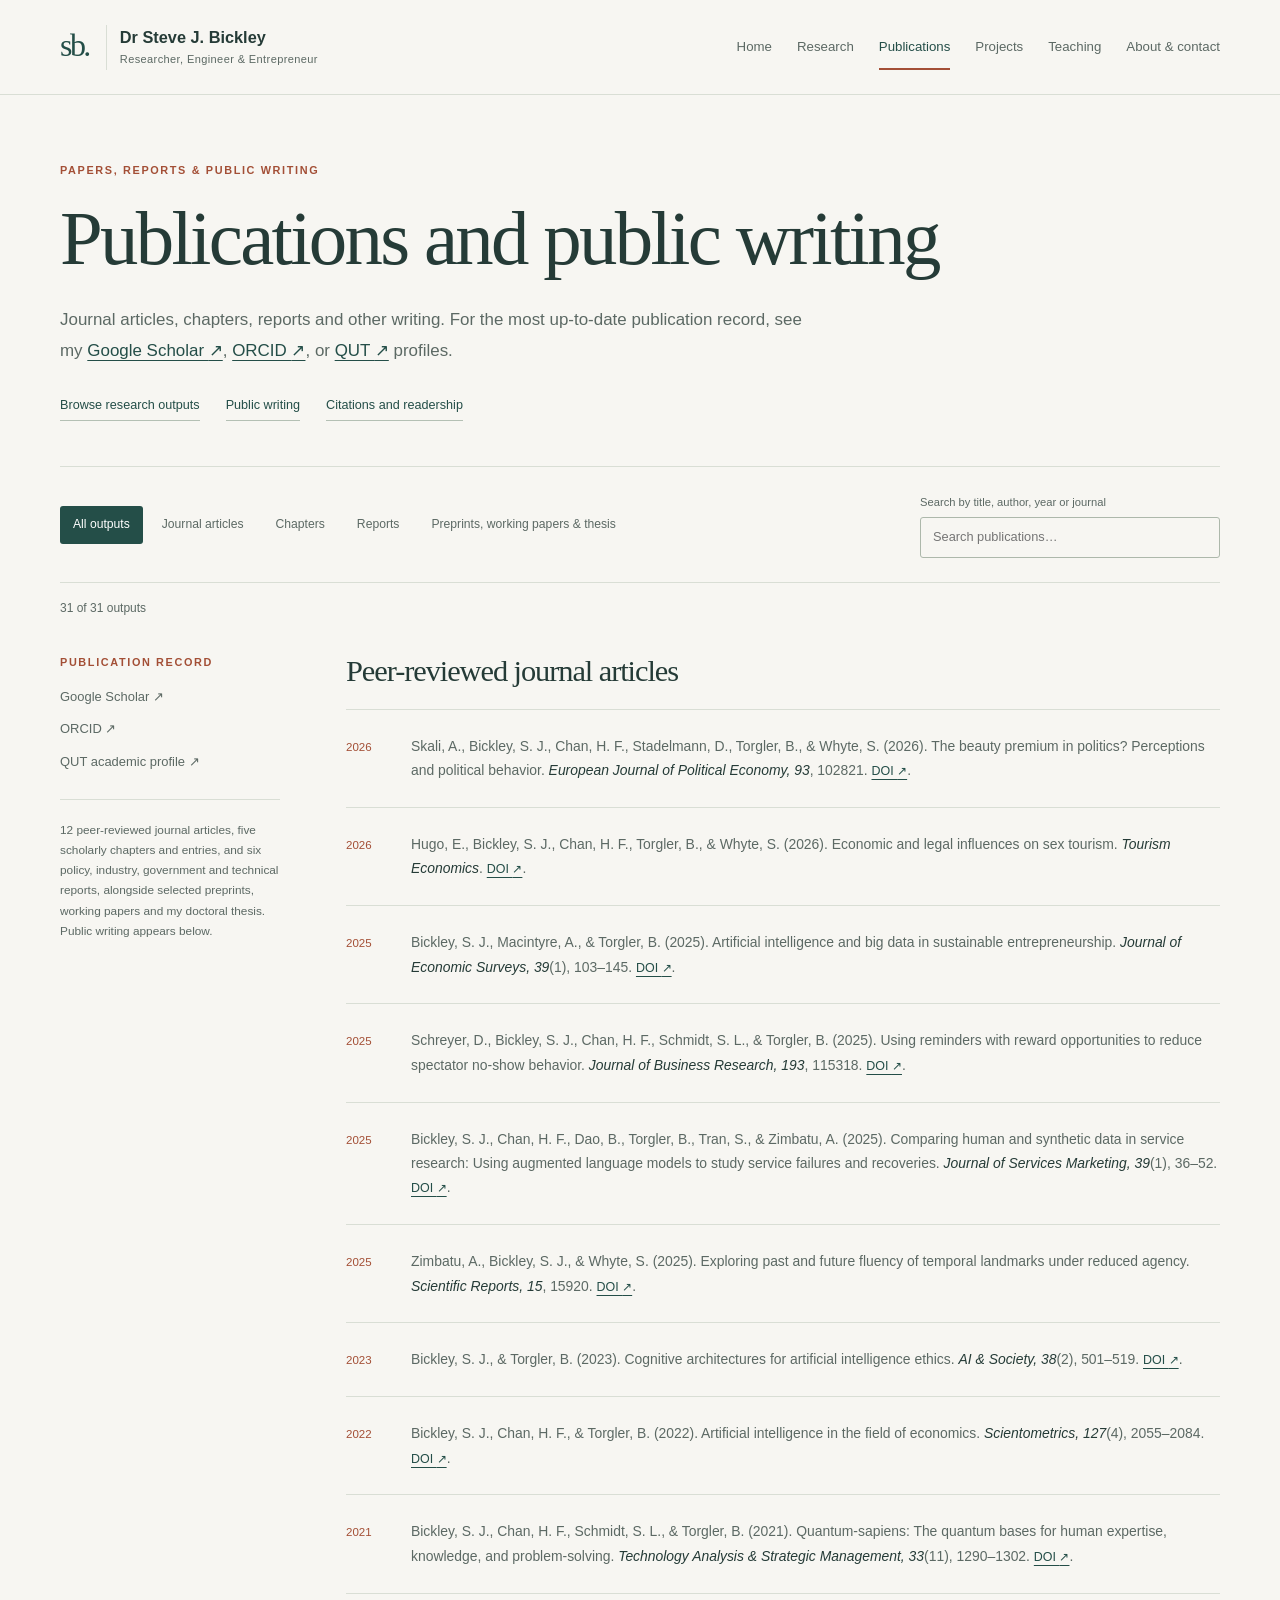
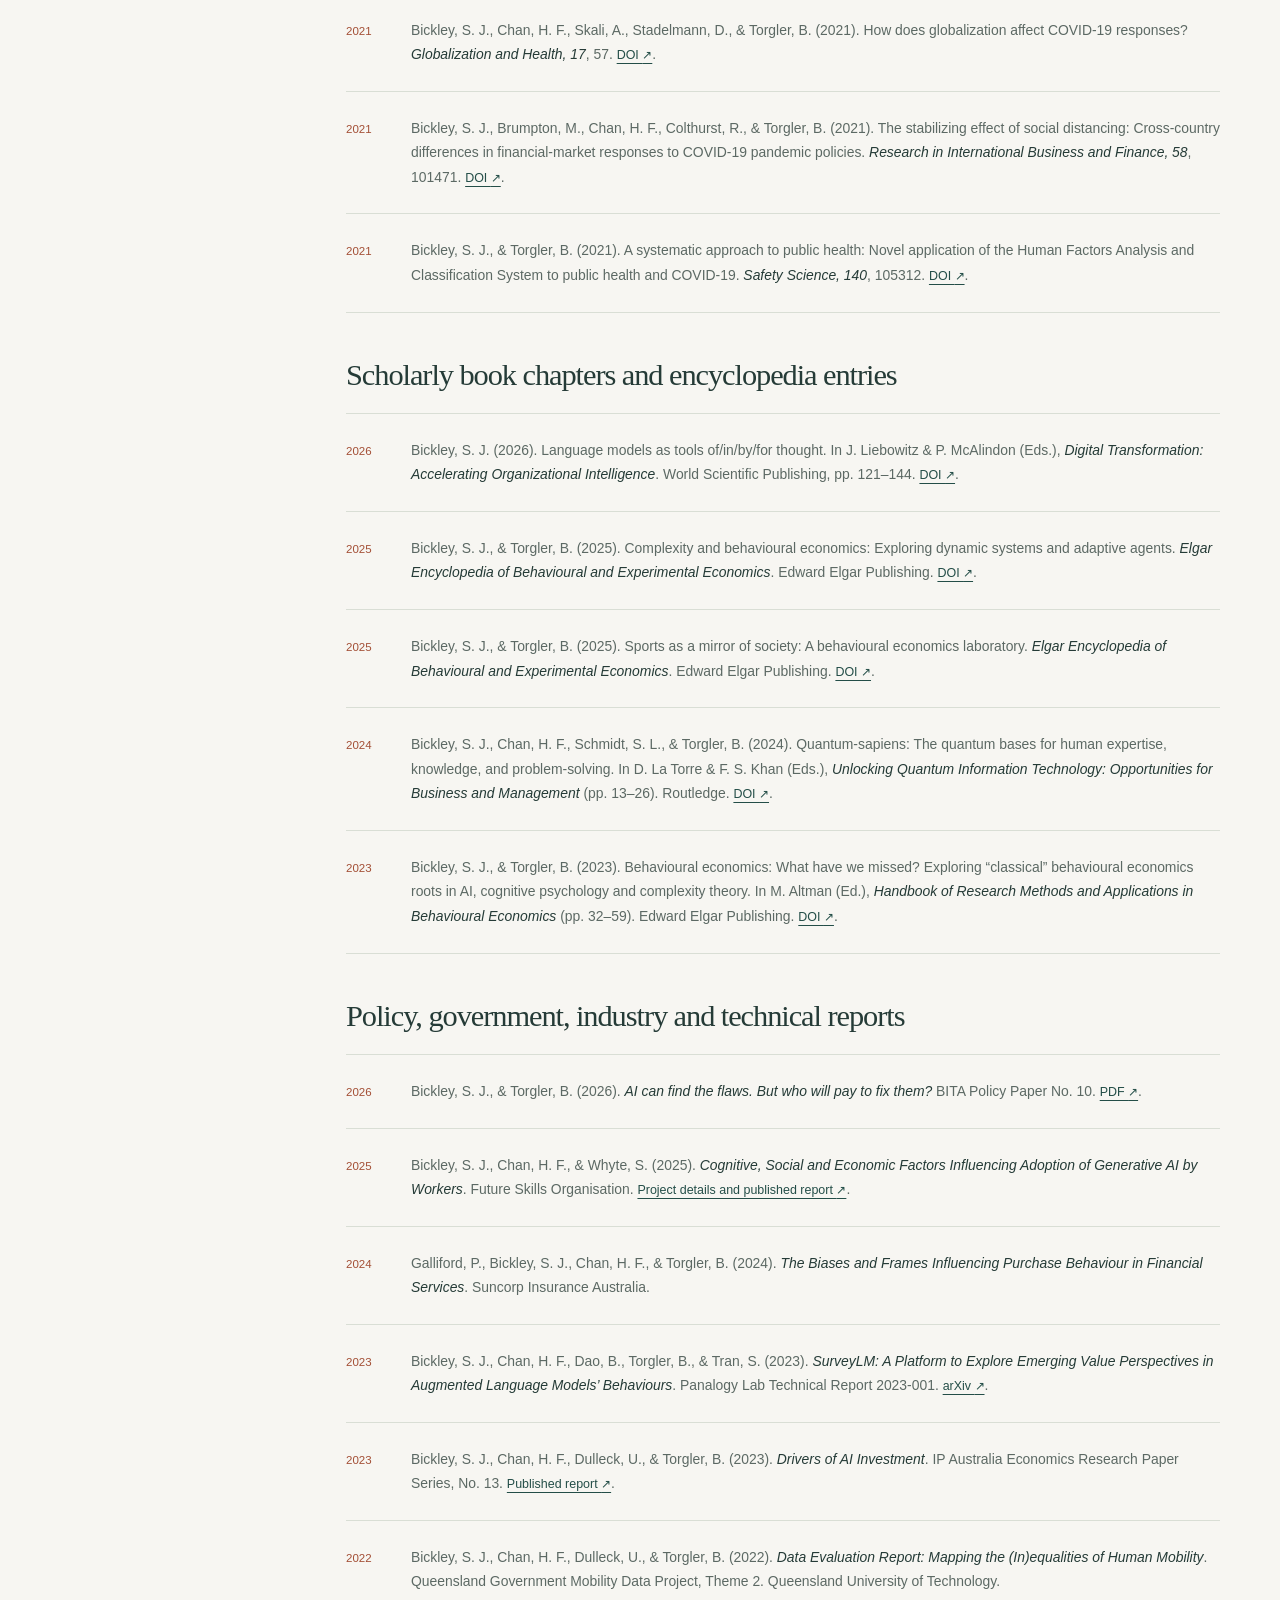
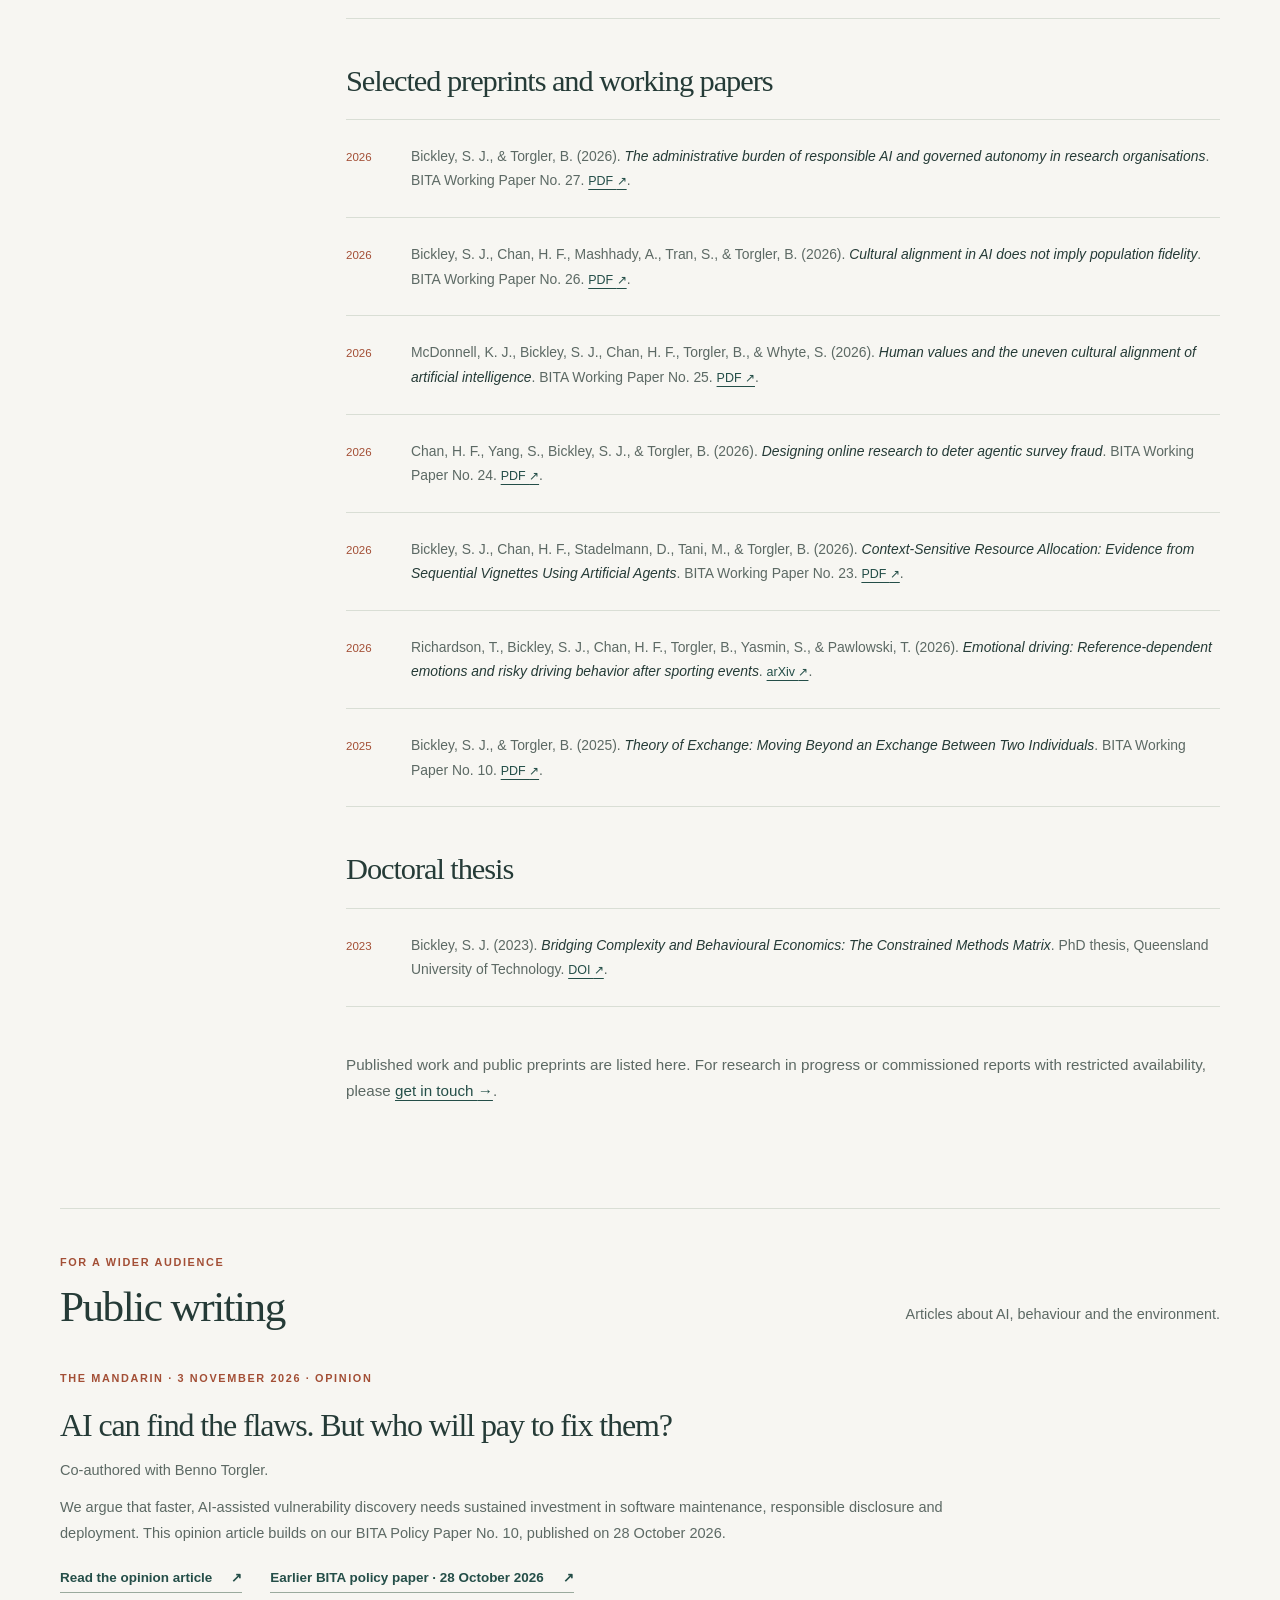
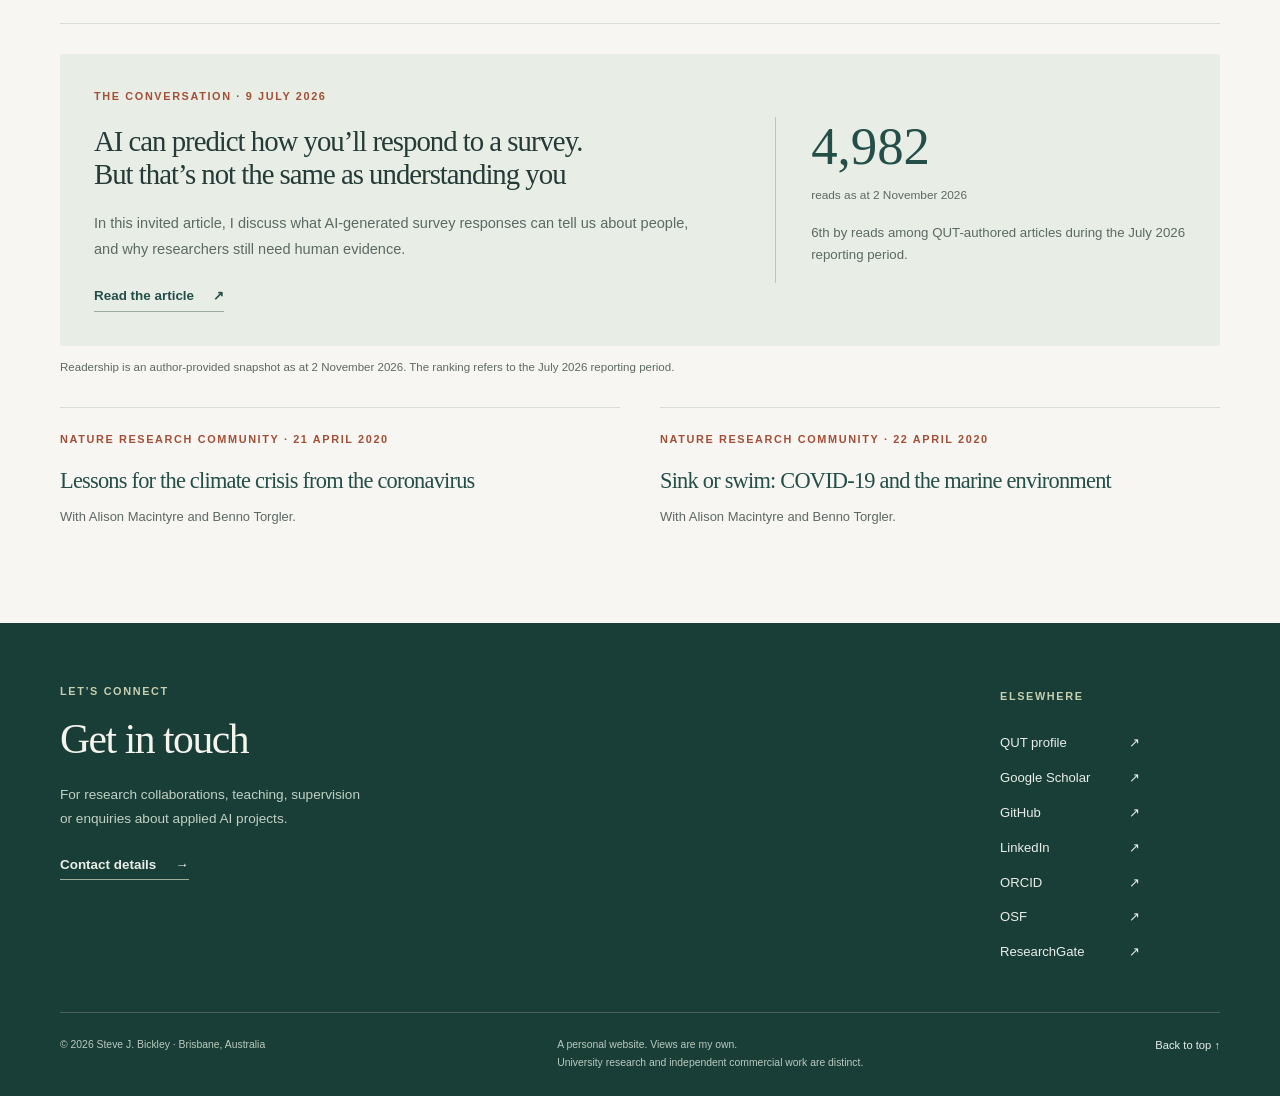
<file: docs/publications.html>
<!doctype html>
<html lang="en-AU"><head>
<link href="site_libs/quarto-html/quarto-html.min.css" rel="stylesheet" data-mode="light">
<link href="site_libs/quarto-html/quarto-syntax-highlighting.css" rel="stylesheet" id="quarto-text-highlighting-styles"><meta charset="utf-8">
  <meta name="viewport" content="width=device-width, initial-scale=1">
  <meta name="theme-color" content="#f7f6f2">
  <meta name="description" content="Journal articles, scholarly chapters, policy reports and public writing by Steve J. Bickley. Search and browse selected research outputs.">
  <meta property="og:type" content="website">
  <meta property="og:title" content="Dr Steve Bickley - Publications">
  <meta property="og:description" content="Journal articles, scholarly chapters, policy reports and public writing by Steve J. Bickley. Search and browse selected research outputs.">
  <meta property="og:image" content="https://stevejbickley.github.io/assets/images/steve-bickley-1280.webp">
  <title>Dr Steve Bickley - Publications</title>
  <link rel="icon" href="assets/favicon.svg" type="image/svg+xml">
  <link rel="stylesheet" href="assets/generated/styles.6dde605df426.css">
  <script src="assets/generated/site.add4b4ea8069.js" defer=""></script>
</head>
<body class="page-publications">
  <a class="skip-link" href="#main">Skip to content</a>
  <header class="site-header">
    <div class="nav-inner container">
      <a class="brand" href="index.html" aria-label="Dr Steve J. Bickley, home"><span class="brand-mark" aria-hidden="true">sb.</span><span>Dr Steve J. Bickley<span class="brand-subtitle">Researcher, Engineer &amp; Entrepreneur</span></span></a>
      <button class="nav-toggle" type="button" aria-expanded="false" aria-controls="site-navigation" hidden=""><span>Menu</span><span class="menu-icon" aria-hidden="true"></span></button>
      <nav id="site-navigation" class="nav-links" aria-label="Main navigation">
        <a href="index.html">Home</a>
        <a href="research.html">Research</a>
        <a href="publications.html" aria-current="page">Publications</a>
        <a href="projects.html">Projects</a>
        <a href="teaching.html">Teaching</a>
        <a href="about.html">About &amp; contact</a>
      </nav>
    </div>
  </header>
  <main id="main" class="site-main" tabindex="-1">
    <header class="page-hero container"><p class="eyebrow">Papers, reports &amp; public writing</p><h1>Publications and public writing</h1><p class="lead">Journal articles, chapters, reports and other writing. For the most up-to-date publication record, see my <a href="https://scholar.google.com.au/citations?user=ARJITb8AAAAJ" target="_blank" rel="noopener">Google Scholar <span aria-hidden="true">↗</span><span class="visually-hidden"> (opens in a new tab)</span></a>, <a href="https://orcid.org/0000-0002-9579-4231" target="_blank" rel="noopener">ORCID <span aria-hidden="true">↗</span><span class="visually-hidden"> (opens in a new tab)</span></a>, or <a href="https://www.qut.edu.au/about/our-people/academic-profiles/s.bickley" target="_blank" rel="noopener">QUT <span aria-hidden="true">↗</span><span class="visually-hidden"> (opens in a new tab)</span></a> profiles.</p><div class="page-jumps"><a href="#publication-list">Browse research outputs</a><a href="#public-writing">Public writing</a><a href="research.html#research-impact">Citations and readership</a></div></header>
    <div class="container"><div class="publication-tools" hidden=""><div class="filter-buttons" role="group" aria-label="Filter publications by type"><button type="button" data-publication-filter="all" aria-pressed="true">All outputs</button><button type="button" data-publication-filter="journals" aria-pressed="false">Journal articles</button><button type="button" data-publication-filter="chapters" aria-pressed="false">Chapters</button><button type="button" data-publication-filter="reports" aria-pressed="false">Reports</button><button type="button" data-publication-filter="other" aria-pressed="false">Preprints, working papers &amp; thesis</button></div><div class="publication-search"><label for="publication-search">Search by title, author, year or journal</label><input type="search" id="publication-search" placeholder="Search publications…" aria-controls="publication-list"></div></div><p class="publication-status" id="publication-status" role="status" aria-live="polite" aria-atomic="true"></p></div>
    <div class="container reading-layout publications-layout"><aside class="page-aside"><p class="eyebrow">Publication record</p><nav aria-label="Research profiles"><a href="https://scholar.google.com.au/citations?user=ARJITb8AAAAJ" target="_blank" rel="noopener">Google Scholar ↗<span class="visually-hidden"> (opens in a new tab)</span></a><a href="https://orcid.org/0000-0002-9579-4231" target="_blank" rel="noopener">ORCID ↗<span class="visually-hidden"> (opens in a new tab)</span></a><a href="https://www.qut.edu.au/about/our-people/academic-profiles/s.bickley" target="_blank" rel="noopener">QUT academic profile ↗<span class="visually-hidden"> (opens in a new tab)</span></a></nav><p class="aside-note">12 peer-reviewed journal articles, five scholarly chapters and entries, and six policy, industry, government and technical reports, alongside selected preprints, working papers and my doctoral thesis. Public writing appears below.</p></aside><div class="prose" id="publication-list">
    <section class="publication-group" id="journals" data-category="journals"><h2>Peer-reviewed journal articles</h2>
    <article class="publication"><span class="publication-year">2026</span><div><p><strong>Skali, A., Bickley, S. J., Chan, H. F., Stadelmann, D., Torgler, B., &amp; Whyte, S.</strong> (2026). The beauty premium in politics? Perceptions and political behavior. <em>European Journal of Political Economy, 93</em>, 102821. <a href="https://doi.org/10.1016/j.ejpoleco.2026.102821" target="_blank" rel="noopener">DOI <span aria-hidden="true">↗</span><span class="visually-hidden"> (opens in a new tab)</span></a>.</p></div></article>
    <article class="publication"><span class="publication-year">2026</span><div><p><strong>Hugo, E., Bickley, S. J., Chan, H. F., Torgler, B., &amp; Whyte, S.</strong> (2026). Economic and legal influences on sex tourism. <em>Tourism Economics</em>. <a href="https://doi.org/10.1177/13548166261445544" target="_blank" rel="noopener">DOI <span aria-hidden="true">↗</span><span class="visually-hidden"> (opens in a new tab)</span></a>.</p></div></article>
    <article class="publication"><span class="publication-year">2025</span><div><p><strong>Bickley, S. J., Macintyre, A., &amp; Torgler, B.</strong> (2025). Artificial intelligence and big data in sustainable entrepreneurship. <em>Journal of Economic Surveys, 39</em>(1), 103–145. <a href="https://doi.org/10.1111/joes.12611" target="_blank" rel="noopener">DOI <span aria-hidden="true">↗</span><span class="visually-hidden"> (opens in a new tab)</span></a>.</p></div></article>
    <article class="publication"><span class="publication-year">2025</span><div><p><strong>Schreyer, D., Bickley, S. J., Chan, H. F., Schmidt, S. L., &amp; Torgler, B.</strong> (2025). Using reminders with reward opportunities to reduce spectator no-show behavior. <em>Journal of Business Research, 193</em>, 115318. <a href="https://doi.org/10.1016/j.jbusres.2025.115318" target="_blank" rel="noopener">DOI <span aria-hidden="true">↗</span><span class="visually-hidden"> (opens in a new tab)</span></a>.</p></div></article>
    <article class="publication"><span class="publication-year">2025</span><div><p><strong>Bickley, S. J., Chan, H. F., Dao, B., Torgler, B., Tran, S., &amp; Zimbatu, A.</strong> (2025). Comparing human and synthetic data in service research: Using augmented language models to study service failures and recoveries. <em>Journal of Services Marketing, 39</em>(1), 36–52. <a href="https://doi.org/10.1108/JSM-11-2023-0441" target="_blank" rel="noopener">DOI <span aria-hidden="true">↗</span><span class="visually-hidden"> (opens in a new tab)</span></a>.</p></div></article>
    <article class="publication"><span class="publication-year">2025</span><div><p><strong>Zimbatu, A., Bickley, S. J., &amp; Whyte, S.</strong> (2025). Exploring past and future fluency of temporal landmarks under reduced agency. <em>Scientific Reports, 15</em>, 15920. <a href="https://doi.org/10.1038/s41598-025-00530-4" target="_blank" rel="noopener">DOI <span aria-hidden="true">↗</span><span class="visually-hidden"> (opens in a new tab)</span></a>.</p></div></article>
    <article class="publication"><span class="publication-year">2023</span><div><p><strong>Bickley, S. J., &amp; Torgler, B.</strong> (2023). Cognitive architectures for artificial intelligence ethics. <em>AI &amp; Society, 38</em>(2), 501–519. <a href="https://doi.org/10.1007/s00146-022-01452-9" target="_blank" rel="noopener">DOI <span aria-hidden="true">↗</span><span class="visually-hidden"> (opens in a new tab)</span></a>.</p></div></article>
    <article class="publication"><span class="publication-year">2022</span><div><p><strong>Bickley, S. J., Chan, H. F., &amp; Torgler, B.</strong> (2022). Artificial intelligence in the field of economics. <em>Scientometrics, 127</em>(4), 2055–2084. <a href="https://doi.org/10.1007/s11192-022-04294-w" target="_blank" rel="noopener">DOI <span aria-hidden="true">↗</span><span class="visually-hidden"> (opens in a new tab)</span></a>.</p></div></article>
    <article class="publication"><span class="publication-year">2021</span><div><p><strong>Bickley, S. J., Chan, H. F., Schmidt, S. L., &amp; Torgler, B.</strong> (2021). Quantum-sapiens: The quantum bases for human expertise, knowledge, and problem-solving. <em>Technology Analysis &amp; Strategic Management, 33</em>(11), 1290–1302. <a href="https://doi.org/10.1080/09537325.2021.1921137" target="_blank" rel="noopener">DOI <span aria-hidden="true">↗</span><span class="visually-hidden"> (opens in a new tab)</span></a>.</p></div></article>
    <article class="publication"><span class="publication-year">2021</span><div><p><strong>Bickley, S. J., Chan, H. F., Skali, A., Stadelmann, D., &amp; Torgler, B.</strong> (2021). How does globalization affect COVID-19 responses? <em>Globalization and Health, 17</em>, 57. <a href="https://doi.org/10.1186/s12992-021-00677-5" target="_blank" rel="noopener">DOI <span aria-hidden="true">↗</span><span class="visually-hidden"> (opens in a new tab)</span></a>.</p></div></article>
    <article class="publication"><span class="publication-year">2021</span><div><p><strong>Bickley, S. J., Brumpton, M., Chan, H. F., Colthurst, R., &amp; Torgler, B.</strong> (2021). The stabilizing effect of social distancing: Cross-country differences in financial-market responses to COVID-19 pandemic policies. <em>Research in International Business and Finance, 58</em>, 101471. <a href="https://doi.org/10.1016/j.ribaf.2021.101471" target="_blank" rel="noopener">DOI <span aria-hidden="true">↗</span><span class="visually-hidden"> (opens in a new tab)</span></a>.</p></div></article>
    <article class="publication"><span class="publication-year">2021</span><div><p><strong>Bickley, S. J., &amp; Torgler, B.</strong> (2021). A systematic approach to public health: Novel application of the Human Factors Analysis and Classification System to public health and COVID-19. <em>Safety Science, 140</em>, 105312. <a href="https://doi.org/10.1016/j.ssci.2021.105312" target="_blank" rel="noopener">DOI <span aria-hidden="true">↗</span><span class="visually-hidden"> (opens in a new tab)</span></a>.</p></div></article>
    </section>
    <section class="publication-group" id="chapters" data-category="chapters"><h2>Scholarly book chapters and encyclopedia entries</h2>
    <article class="publication"><span class="publication-year">2026</span><div><p><strong>Bickley, S. J.</strong> (2026). Language models as tools of/in/by/for thought. In J. Liebowitz &amp; P. McAlindon (Eds.), <em>Digital Transformation: Accelerating Organizational Intelligence</em>. World Scientific Publishing, pp.&nbsp;121–144. <a href="https://doi.org/10.1142/9789819816347_0006" target="_blank" rel="noopener">DOI <span aria-hidden="true">↗</span><span class="visually-hidden"> (opens in a new tab)</span></a>.</p></div></article>
    <article class="publication"><span class="publication-year">2025</span><div><p><strong>Bickley, S. J., &amp; Torgler, B.</strong> (2025). Complexity and behavioural economics: Exploring dynamic systems and adaptive agents. <em>Elgar Encyclopedia of Behavioural and Experimental Economics</em>. Edward Elgar Publishing. <a href="https://doi.org/10.4337/9781802207736.00045" target="_blank" rel="noopener">DOI <span aria-hidden="true">↗</span><span class="visually-hidden"> (opens in a new tab)</span></a>.</p></div></article>
    <article class="publication"><span class="publication-year">2025</span><div><p><strong>Bickley, S. J., &amp; Torgler, B.</strong> (2025). Sports as a mirror of society: A behavioural economics laboratory. <em>Elgar Encyclopedia of Behavioural and Experimental Economics</em>. Edward Elgar Publishing. <a href="https://doi.org/10.4337/9781802207736.000114" target="_blank" rel="noopener">DOI <span aria-hidden="true">↗</span><span class="visually-hidden"> (opens in a new tab)</span></a>.</p></div></article>
    <article class="publication"><span class="publication-year">2024</span><div><p><strong>Bickley, S. J., Chan, H. F., Schmidt, S. L., &amp; Torgler, B.</strong> (2024). Quantum-sapiens: The quantum bases for human expertise, knowledge, and problem-solving. In D. La Torre &amp; F. S. Khan (Eds.), <em>Unlocking Quantum Information Technology: Opportunities for Business and Management</em> (pp.&nbsp;13–26). Routledge. <a href="https://doi.org/10.4324/9781003510024-2" target="_blank" rel="noopener">DOI <span aria-hidden="true">↗</span><span class="visually-hidden"> (opens in a new tab)</span></a>.</p></div></article>
    <article class="publication"><span class="publication-year">2023</span><div><p><strong>Bickley, S. J., &amp; Torgler, B.</strong> (2023). Behavioural economics: What have we missed? Exploring “classical” behavioural economics roots in AI, cognitive psychology and complexity theory. In M. Altman (Ed.), <em>Handbook of Research Methods and Applications in Behavioural Economics</em> (pp.&nbsp;32–59). Edward Elgar Publishing. <a href="https://doi.org/10.4337/9781839107948.00008" target="_blank" rel="noopener">DOI <span aria-hidden="true">↗</span><span class="visually-hidden"> (opens in a new tab)</span></a>.</p></div></article>
    </section>
    <section class="publication-group" id="reports" data-category="reports"><h2>Policy, government, industry and technical reports</h2>
    <article class="publication"><span class="publication-year">2026</span><div><p><strong>Bickley, S. J., &amp; Torgler, B.</strong> (2026). <em>AI can find the flaws. But who will pay to fix them?</em> BITA Policy Paper No. 10. <a href="https://static1.squarespace.com/static/647559960207194f433e7f69/t/6ae14f74b09d6c5516e91a83/1793150836033/BITA_PP_10.pdf" target="_blank" rel="noopener">PDF <span aria-hidden="true">↗</span><span class="visually-hidden"> (opens in a new tab)</span></a>.</p></div></article>
    <article class="publication"><span class="publication-year">2025</span><div><p><strong>Bickley, S. J., Chan, H. F., &amp; Whyte, S.</strong> (2025). <em>Cognitive, Social and Economic Factors Influencing Adoption of Generative AI by Workers</em>. Future Skills Organisation. <a href="https://www.futureskillsorganisation.com.au/supporting-generative-ai-adoption-by-workers-the-role-of-employers/" target="_blank" rel="noopener">Project details and published report <span aria-hidden="true">↗</span><span class="visually-hidden"> (opens in a new tab)</span></a>.</p></div></article>
    <article class="publication"><span class="publication-year">2024</span><div><p><strong>Galliford, P., Bickley, S. J., Chan, H. F., &amp; Torgler, B.</strong> (2024). <em>The Biases and Frames Influencing Purchase Behaviour in Financial Services</em>. Suncorp Insurance Australia.</p></div></article>
    <article class="publication"><span class="publication-year">2023</span><div><p><strong>Bickley, S. J., Chan, H. F., Dao, B., Torgler, B., &amp; Tran, S.</strong> (2023). <em>SurveyLM: A Platform to Explore Emerging Value Perspectives in Augmented Language Models’ Behaviours</em>. Panalogy Lab Technical Report 2023-001. <a href="https://doi.org/10.48550/arXiv.2308.00521" target="_blank" rel="noopener">arXiv <span aria-hidden="true">↗</span><span class="visually-hidden"> (opens in a new tab)</span></a>.</p></div></article>
    <article class="publication"><span class="publication-year">2023</span><div><p><strong>Bickley, S. J., Chan, H. F., Dulleck, U., &amp; Torgler, B.</strong> (2023). <em>Drivers of AI Investment</em>. IP Australia Economics Research Paper Series, No.&nbsp;13. <a href="https://www.ipaustralia.gov.au/tools-and-research/professional-resources/data-research-and-reports/publications-and-reports/drivers-of-ai-investment" target="_blank" rel="noopener">Published report <span aria-hidden="true">↗</span><span class="visually-hidden"> (opens in a new tab)</span></a>.</p></div></article>
    <article class="publication"><span class="publication-year">2022</span><div><p><strong>Bickley, S. J., Chan, H. F., Dulleck, U., &amp; Torgler, B.</strong> (2022). <em>Data Evaluation Report: Mapping the (In)equalities of Human Mobility</em>. Queensland Government Mobility Data Project, Theme 2. Queensland University of Technology.</p></div></article>
    </section>
    <section class="publication-group" id="other" data-category="other"><h2>Selected preprints and working papers</h2>
    <article class="publication"><span class="publication-year">2026</span><div><p><strong>Bickley, S. J., &amp; Torgler, B.</strong> (2026). <em>The administrative burden of responsible AI and governed autonomy in research organisations</em>. BITA Working Paper No. 27. <a href="https://static1.squarespace.com/static/647559960207194f433e7f69/t/6ac6c9f6aa770a780ece3814/1791412726862/BITA_WP_27.pdf" target="_blank" rel="noopener">PDF <span aria-hidden="true">↗</span><span class="visually-hidden"> (opens in a new tab)</span></a>.</p></div></article>
    <article class="publication"><span class="publication-year">2026</span><div><p><strong>Bickley, S. J., Chan, H. F., Mashhady, A., Tran, S., &amp; Torgler, B.</strong> (2026). <em>Cultural alignment in AI does not imply population fidelity</em>. BITA Working Paper No. 26. <a href="https://static1.squarespace.com/static/647559960207194f433e7f69/t/6ac463c551a2154d0c90258e/1791255493518/BITA_WP_26.pdf" target="_blank" rel="noopener">PDF <span aria-hidden="true">↗</span><span class="visually-hidden"> (opens in a new tab)</span></a>.</p></div></article>
    <article class="publication"><span class="publication-year">2026</span><div><p><strong>McDonnell, K. J., Bickley, S. J., Chan, H. F., Torgler, B., &amp; Whyte, S.</strong> (2026). <em>Human values and the uneven cultural alignment of artificial intelligence</em>. BITA Working Paper No. 25. <a href="https://static1.squarespace.com/static/647559960207194f433e7f69/t/6ab5ed6ec243e31e23b86724/1790307694224/BITA_WP_25.pdf" target="_blank" rel="noopener">PDF <span aria-hidden="true">↗</span><span class="visually-hidden"> (opens in a new tab)</span></a>.</p></div></article>
    <article class="publication"><span class="publication-year">2026</span><div><p><strong>Chan, H. F., Yang, S., Bickley, S. J., &amp; Torgler, B.</strong> (2026). <em>Designing online research to deter agentic survey fraud</em>. BITA Working Paper No. 24. <a href="https://static1.squarespace.com/static/647559960207194f433e7f69/t/6aa87b470e74f56a440589ee/1789426503869/BITA_WP_24.pdf" target="_blank" rel="noopener">PDF <span aria-hidden="true">↗</span><span class="visually-hidden"> (opens in a new tab)</span></a>.</p></div></article>
    <article class="publication"><span class="publication-year">2026</span><div><p><strong>Bickley, S. J., Chan, H. F., Stadelmann, D., Tani, M., &amp; Torgler, B.</strong> (2026). <em>Context-Sensitive Resource Allocation: Evidence from Sequential Vignettes Using Artificial Agents</em>. BITA Working Paper No. 23. <a href="https://static1.squarespace.com/static/647559960207194f433e7f69/t/6aa8c524b3b4aa335da963c0/1789445412147/BITA_WP_23.pdf" target="_blank" rel="noopener">PDF <span aria-hidden="true">↗</span><span class="visually-hidden"> (opens in a new tab)</span></a>.</p></div></article>
    <article class="publication"><span class="publication-year">2026</span><div><p><strong>Richardson, T., Bickley, S. J., Chan, H. F., Torgler, B., Yasmin, S., &amp; Pawlowski, T.</strong> (2026). <em>Emotional driving: Reference-dependent emotions and risky driving behavior after sporting events</em>. <a href="https://arxiv.org/abs/2606.18805" target="_blank" rel="noopener">arXiv <span aria-hidden="true">↗</span><span class="visually-hidden"> (opens in a new tab)</span></a>.</p></div></article>
    <article class="publication"><span class="publication-year">2025</span><div><p><strong>Bickley, S. J., &amp; Torgler, B.</strong> (2025). <em>Theory of Exchange: Moving Beyond an Exchange Between Two Individuals</em>. BITA Working Paper No. 10. <a href="https://static1.squarespace.com/static/647559960207194f433e7f69/t/681c3d9118839277542b3bb8/1746681249691/BITA_WP_10.pdf" target="_blank" rel="noopener">PDF <span aria-hidden="true">↗</span><span class="visually-hidden"> (opens in a new tab)</span></a>.</p></div></article>
    </section>
    <section class="publication-group" id="thesis" data-category="other"><h2>Doctoral thesis</h2>
    <article class="publication"><span class="publication-year">2023</span><div><p><strong>Bickley, S. J.</strong> (2023). <em>Bridging Complexity and Behavioural Economics: The Constrained Methods Matrix</em>. PhD thesis, Queensland University of Technology. <a href="https://doi.org/10.5204/thesis.eprints.244769" target="_blank" rel="noopener">DOI <span aria-hidden="true">↗</span><span class="visually-hidden"> (opens in a new tab)</span></a>.</p></div></article>
    </section>
    <p id="no-publications" class="no-results" hidden="">No matching outputs. Try another search term or select “All outputs”.</p>
    <p class="note">Published work and public preprints are listed here. For research in progress or commissioned reports with restricted availability, please <a href="about.html#contact">get in touch <span aria-hidden="true">→</span></a>.</p>
    </div></div>
    <section class="container public-writing" id="public-writing" aria-labelledby="writing-heading"><div class="section-heading"><div><p class="eyebrow">For a wider audience</p><h2 id="writing-heading">Public writing</h2></div><p>Articles about AI, behaviour and the environment.</p></div><article class="public-writing-entry" id="mandarin-ai-maintenance"><p class="eyebrow">The Mandarin · 3 November 2026 · Opinion</p><h3><a href="https://www.themandarin.com.au/323428-ai-can-find-the-flaws-but-who-will-pay-to-fix-them/" target="_blank" rel="noopener">AI can find the flaws. But who will pay to fix them? <span aria-hidden="true">↗</span><span class="visually-hidden"> (opens in a new tab)</span></a></h3><p class="writing-byline">Co-authored with Benno Torgler.</p><p>We argue that faster, AI-assisted vulnerability discovery needs sustained investment in software maintenance, responsible disclosure and deployment. This opinion article builds on our BITA Policy Paper No. 10, published on 28 October 2026.</p><div class="writing-actions"><a class="text-link" href="https://www.themandarin.com.au/323428-ai-can-find-the-flaws-but-who-will-pay-to-fix-them/" target="_blank" rel="noopener">Read the opinion article <span aria-hidden="true">↗</span><span class="visually-hidden"> (opens in a new tab)</span></a><a class="text-link" href="https://static1.squarespace.com/static/647559960207194f433e7f69/t/6ae14f74b09d6c5516e91a83/1793150836033/BITA_PP_10.pdf" target="_blank" rel="noopener">Earlier BITA policy paper · 28 October 2026 <span aria-hidden="true">↗</span><span class="visually-hidden"> (opens in a new tab)</span></a></div></article><article class="conversation-feature" id="conversation-survey"><div><p class="eyebrow">The Conversation · 9 July 2026</p><h3><a href="https://theconversation.com/ai-can-predict-how-youll-respond-to-a-survey-but-thats-not-the-same-as-understanding-you-287069" target="_blank" rel="noopener">AI can predict how you’ll respond to a survey. But that’s not the same as understanding you <span aria-hidden="true">↗</span><span class="visually-hidden"> (opens in a new tab)</span></a></h3><p>In this invited article, I discuss what AI-generated survey responses can tell us about people, and why researchers still need human evidence.</p><a class="text-link" href="https://theconversation.com/ai-can-predict-how-youll-respond-to-a-survey-but-thats-not-the-same-as-understanding-you-287069" target="_blank" rel="noopener">Read the article <span aria-hidden="true">↗</span><span class="visually-hidden"> (opens in a new tab)</span></a></div><div class="writing-stat"><strong><span data-metric="conversation.reads">4,982</span></strong><span>reads as at <time data-metric-date="conversation" datetime="2026-11-02">2 November 2026</time></span><p>6th by reads among QUT-authored articles during the July 2026 reporting period.</p></div></article><p class="metric-source">Readership is an author-provided snapshot as at <time data-metric-date="conversation" datetime="2026-11-02">2 November 2026</time>. The ranking refers to the July 2026 reporting period.</p><div class="public-writing-links"><article><p class="eyebrow">Nature research community · 21 April 2020</p><h3><a href="https://communities.springernature.com/posts/on-the-50th-anniversary-of-earth-day-lessons-for-the-climate-crisis-from-the-coronavirus" target="_blank" rel="noopener">Lessons for the climate crisis from the coronavirus <span aria-hidden="true">↗</span><span class="visually-hidden"> (opens in a new tab)</span></a></h3><p>With Alison Macintyre and Benno Torgler.</p></article><article><p class="eyebrow">Nature research community · 22 April 2020</p><h3><a href="https://communities.springernature.com/posts/sink-or-swim-the-covid-19-impact-on-environmental-health-fish-levels-and-illicit-maritime-activity" target="_blank" rel="noopener">Sink or swim: COVID-19 and the marine environment <span aria-hidden="true">↗</span><span class="visually-hidden"> (opens in a new tab)</span></a></h3><p>With Alison Macintyre and Benno Torgler.</p></article></div></section>

  </main>
  <dialog id="figure-dialog" class="figure-dialog" aria-labelledby="figure-dialog-title" aria-describedby="figure-dialog-caption">
    <div class="figure-dialog-header"><h2 id="figure-dialog-title">Research figure</h2><button type="button" class="figure-close" autofocus="">Close <span aria-hidden="true">×</span></button></div>
    <div class="figure-gallery-nav" aria-label="Figure navigation" hidden=""><button type="button" class="figure-previous" aria-label="Previous figure">← Previous</button><p class="figure-gallery-position" role="status" aria-live="polite" aria-atomic="true"></p><button type="button" class="figure-next" aria-label="Next figure">Next →</button></div>
    <img class="figure-dialog-image" alt="Expanded research figure" width="1600" height="1200">
    <p id="figure-dialog-caption"></p>
    <a class="figure-original" target="_blank" rel="noopener">Open full-resolution image <span aria-hidden="true">→</span><span class="visually-hidden"> (opens in a new tab)</span></a>
  </dialog>
  <template id="cmm-gallery">
    <figure data-figure-title="Figure 2 · Moving through the matrix"><img data-src="assets/images/research/cmm-data-and-assumptions.png" width="1367" height="923" alt="CMM with points A to I and arrows showing movement between approaches as information complexity and uncertainty change."><figcaption><strong>Figure 2 · Moving through the matrix.</strong> Gather different data, simplify assumptions, or combine both to reconsider which methods are feasible. Thesis p. 18, adapted from Bickley &amp; Torgler (2023). <a href="https://doi.org/10.5204/thesis.eprints.244769" target="_blank" rel="noopener">Thesis and source context ↗<span class="visually-hidden"> (opens in a new tab)</span></a></figcaption></figure>
    <figure data-figure-title="Figure 3 · Methods and emerging challenges"><img data-src="assets/images/research/cmm-emerging-methods.png" width="1367" height="923" alt="CMM with purple arrows around the intractable and emerging region showing the push and pull between new methods and new challenges."><figcaption><strong>Figure 3 · Methods and emerging challenges.</strong> The matrix evolves: new techniques extend what researchers can tackle, while new problems shift the boundary of what is tractable. Thesis p. 20. <a href="https://doi.org/10.5204/thesis.eprints.244769" target="_blank" rel="noopener">Thesis and source context ↗<span class="visually-hidden"> (opens in a new tab)</span></a></figcaption></figure>
    <figure data-figure-title="Figure 4 · Mapping a study’s approaches"><img data-src="assets/images/research/cmm-chapter-mapping.png" width="1367" height="923" alt="CMM with qualitative reasoning, analogy-based reasoning and case-based reasoning shaded purple to map the approaches used in thesis Chapter 2."><figcaption><strong>Figure 4 · Mapping a study’s approaches.</strong> Shading records the approaches used in Chapter 2: qualitative, analogy-based and case-based reasoning. Use the same approach to map and compare other studies. Thesis p. 22, mapping Bickley &amp; Torgler (2023). <a href="https://doi.org/10.5204/thesis.eprints.244769" target="_blank" rel="noopener">Thesis and source context ↗<span class="visually-hidden"> (opens in a new tab)</span></a></figcaption></figure>
  </template>
  <footer class="site-footer">
    <div class="container">
      <div class="footer-main">
        <div><p class="eyebrow">Let’s connect</p><h2>Get in touch</h2><p>For research collaborations, teaching, supervision<br class="desktop-break"> or enquiries about applied AI projects.</p><a class="text-link" href="about.html#contact">Contact details <span aria-hidden="true">→</span></a></div>
        <div class="footer-profiles"><p class="eyebrow">Elsewhere</p><a href="https://www.qut.edu.au/about/our-people/academic-profiles/s.bickley" target="_blank" rel="noopener">QUT profile <span aria-hidden="true">↗</span><span class="visually-hidden"> (opens in a new tab)</span></a><a href="https://scholar.google.com.au/citations?user=ARJITb8AAAAJ" target="_blank" rel="noopener">Google Scholar <span aria-hidden="true">↗</span><span class="visually-hidden"> (opens in a new tab)</span></a><a href="https://github.com/stevejbickley" target="_blank" rel="noopener">GitHub <span aria-hidden="true">↗</span><span class="visually-hidden"> (opens in a new tab)</span></a><a href="https://www.linkedin.com/in/steve-bickley/" target="_blank" rel="noopener">LinkedIn <span aria-hidden="true">↗</span><span class="visually-hidden"> (opens in a new tab)</span></a><a href="https://orcid.org/0000-0002-9579-4231" target="_blank" rel="noopener">ORCID <span aria-hidden="true">↗</span><span class="visually-hidden"> (opens in a new tab)</span></a><a href="https://osf.io/g96uw/" target="_blank" rel="noopener">OSF <span aria-hidden="true">↗</span><span class="visually-hidden"> (opens in a new tab)</span></a><a href="https://www.researchgate.net/profile/Steve-Bickley/" target="_blank" rel="noopener">ResearchGate <span aria-hidden="true">↗</span><span class="visually-hidden"> (opens in a new tab)</span></a></div>
      </div>
      <div class="footer-bottom"><span>© 2026 Steve J. Bickley · Brisbane, Australia</span><span>A personal website. Views are my own.<br>University research and independent commercial work are distinct.</span><a href="#main">Back to top ↑</a></div>
    </div>
  </footer>


</body></html>
</file>
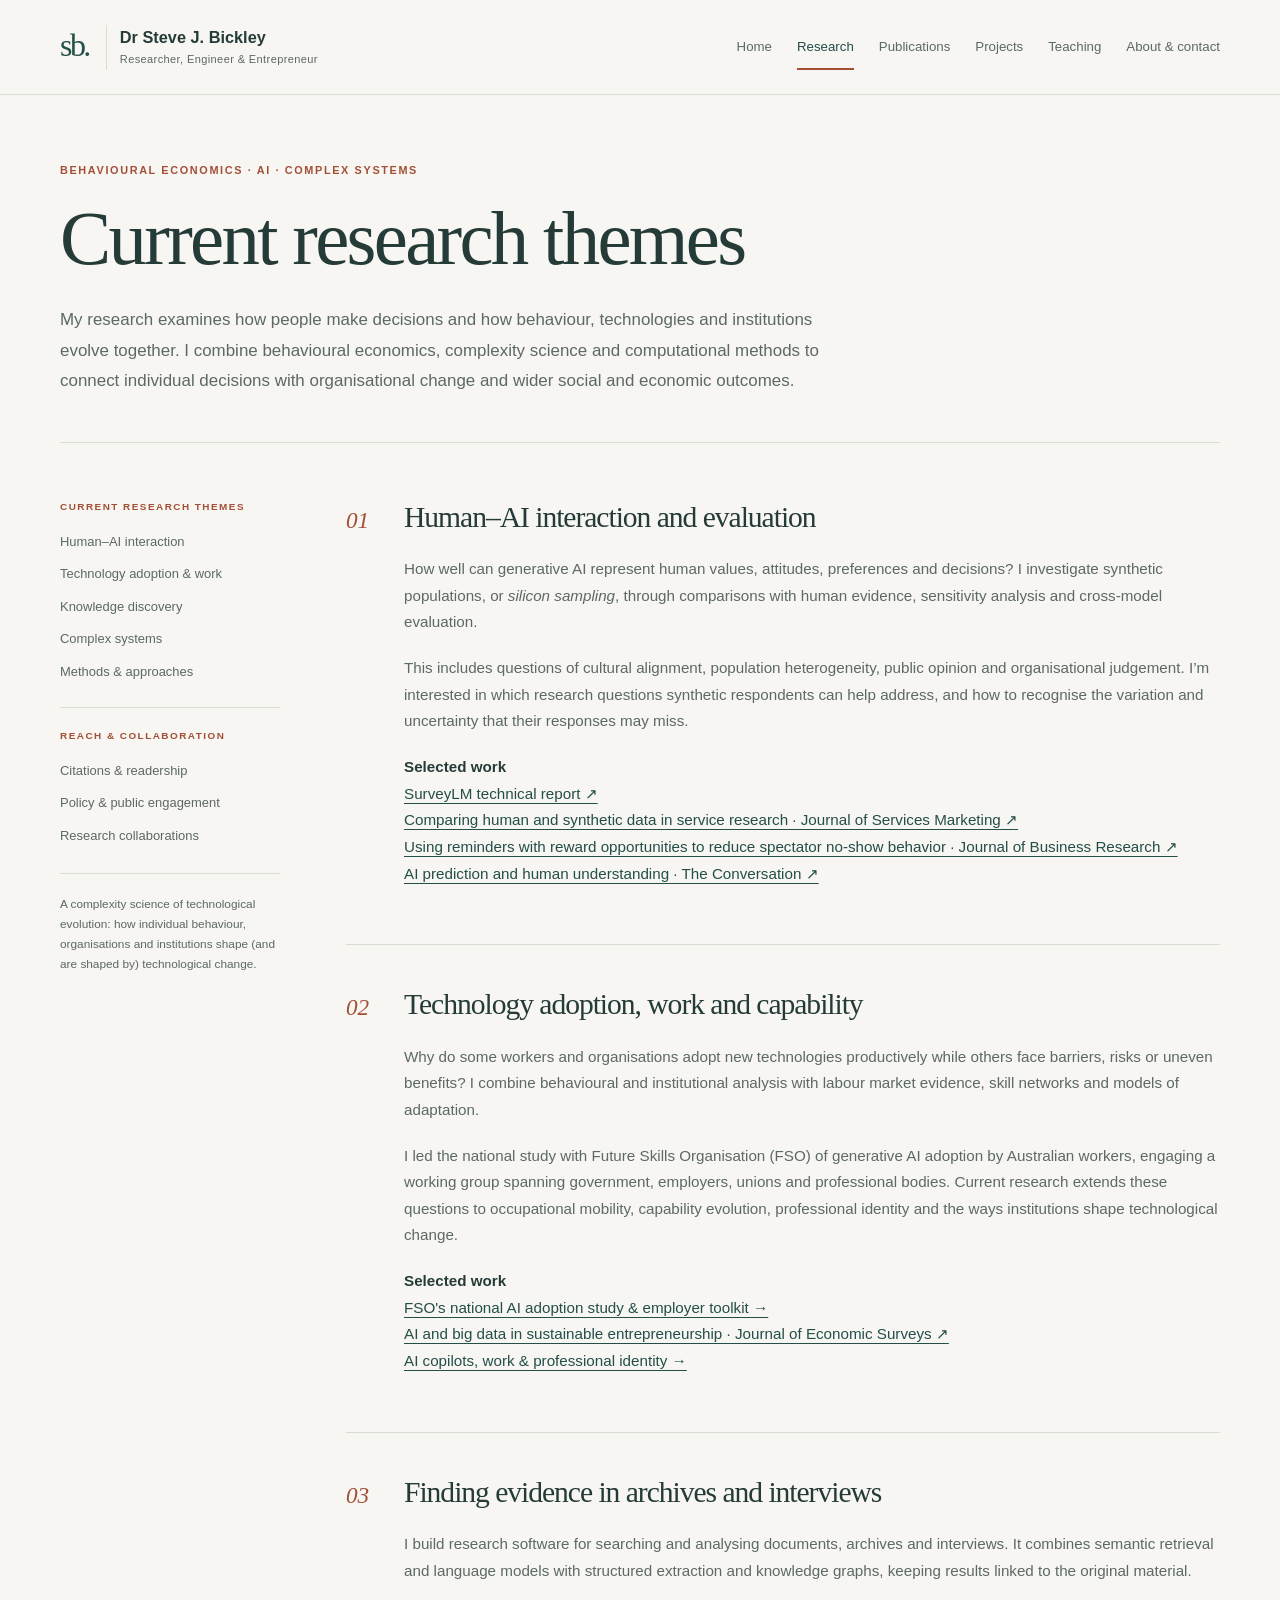
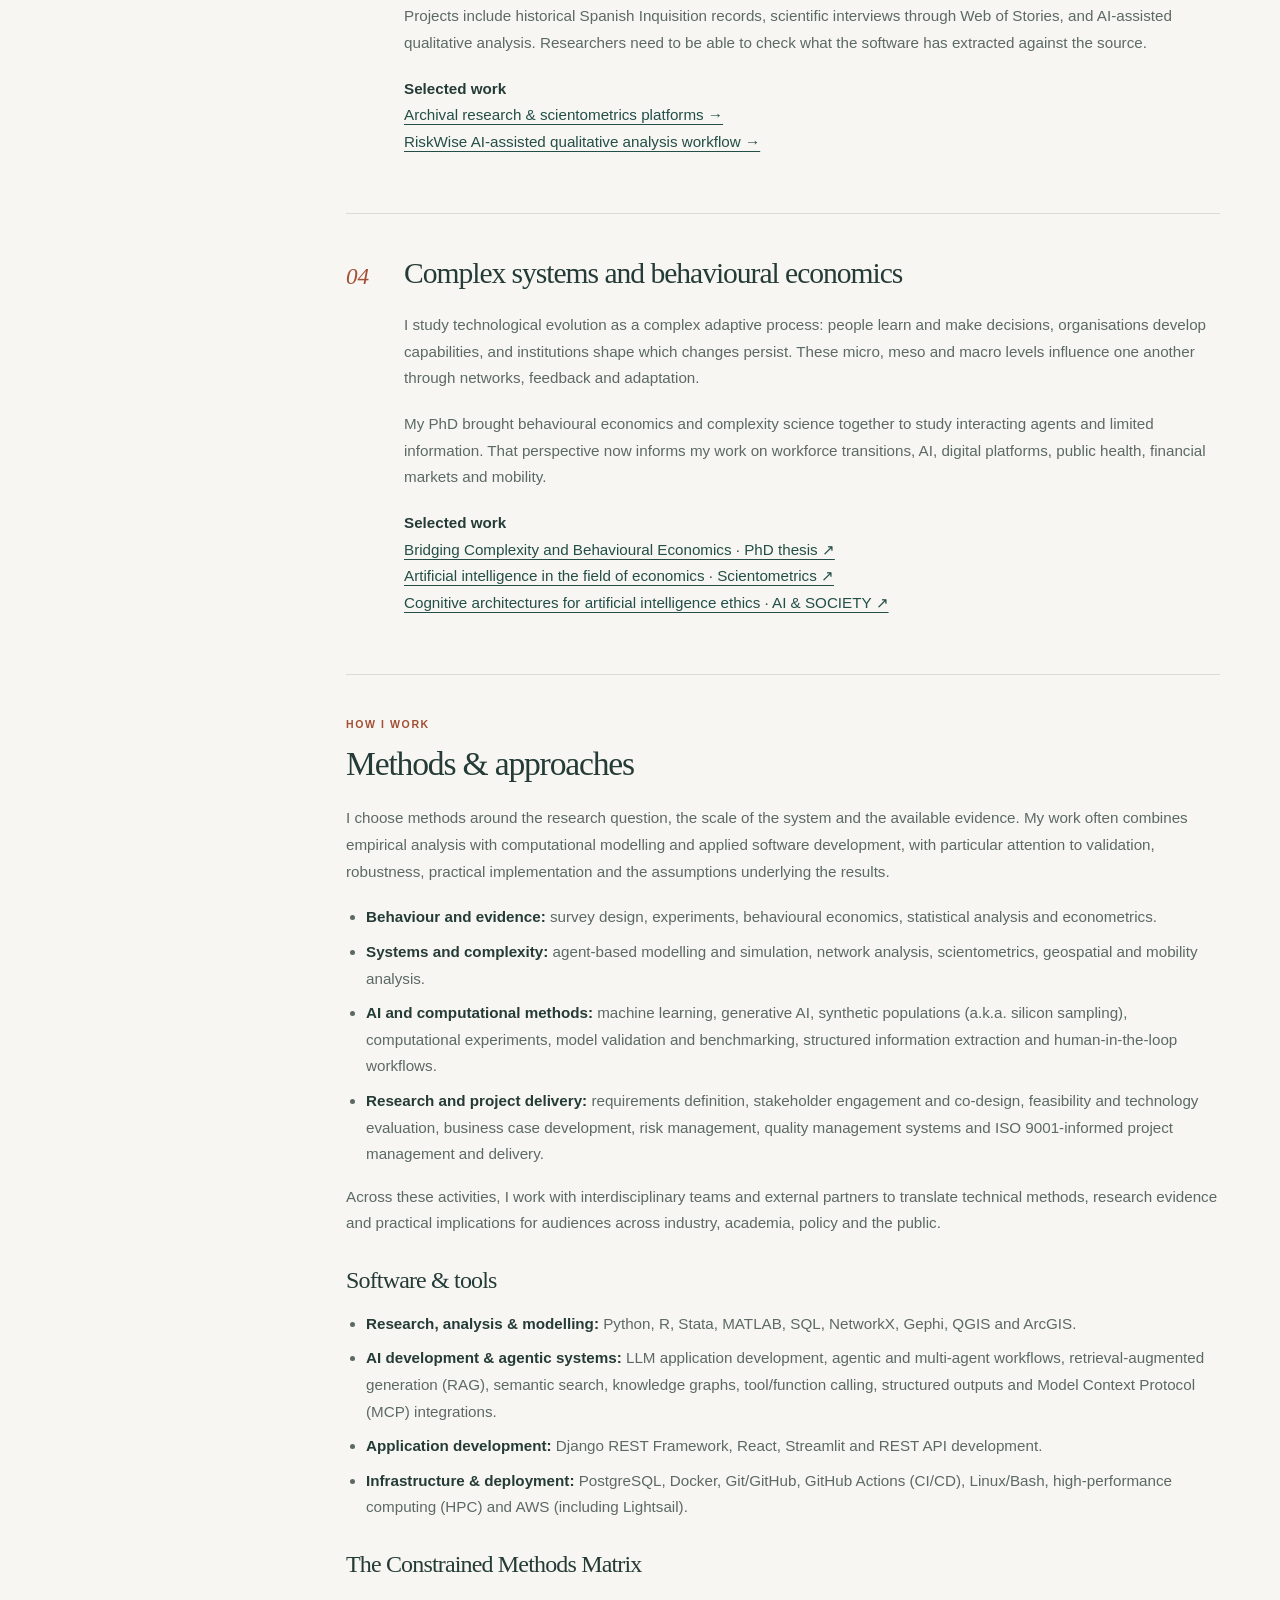
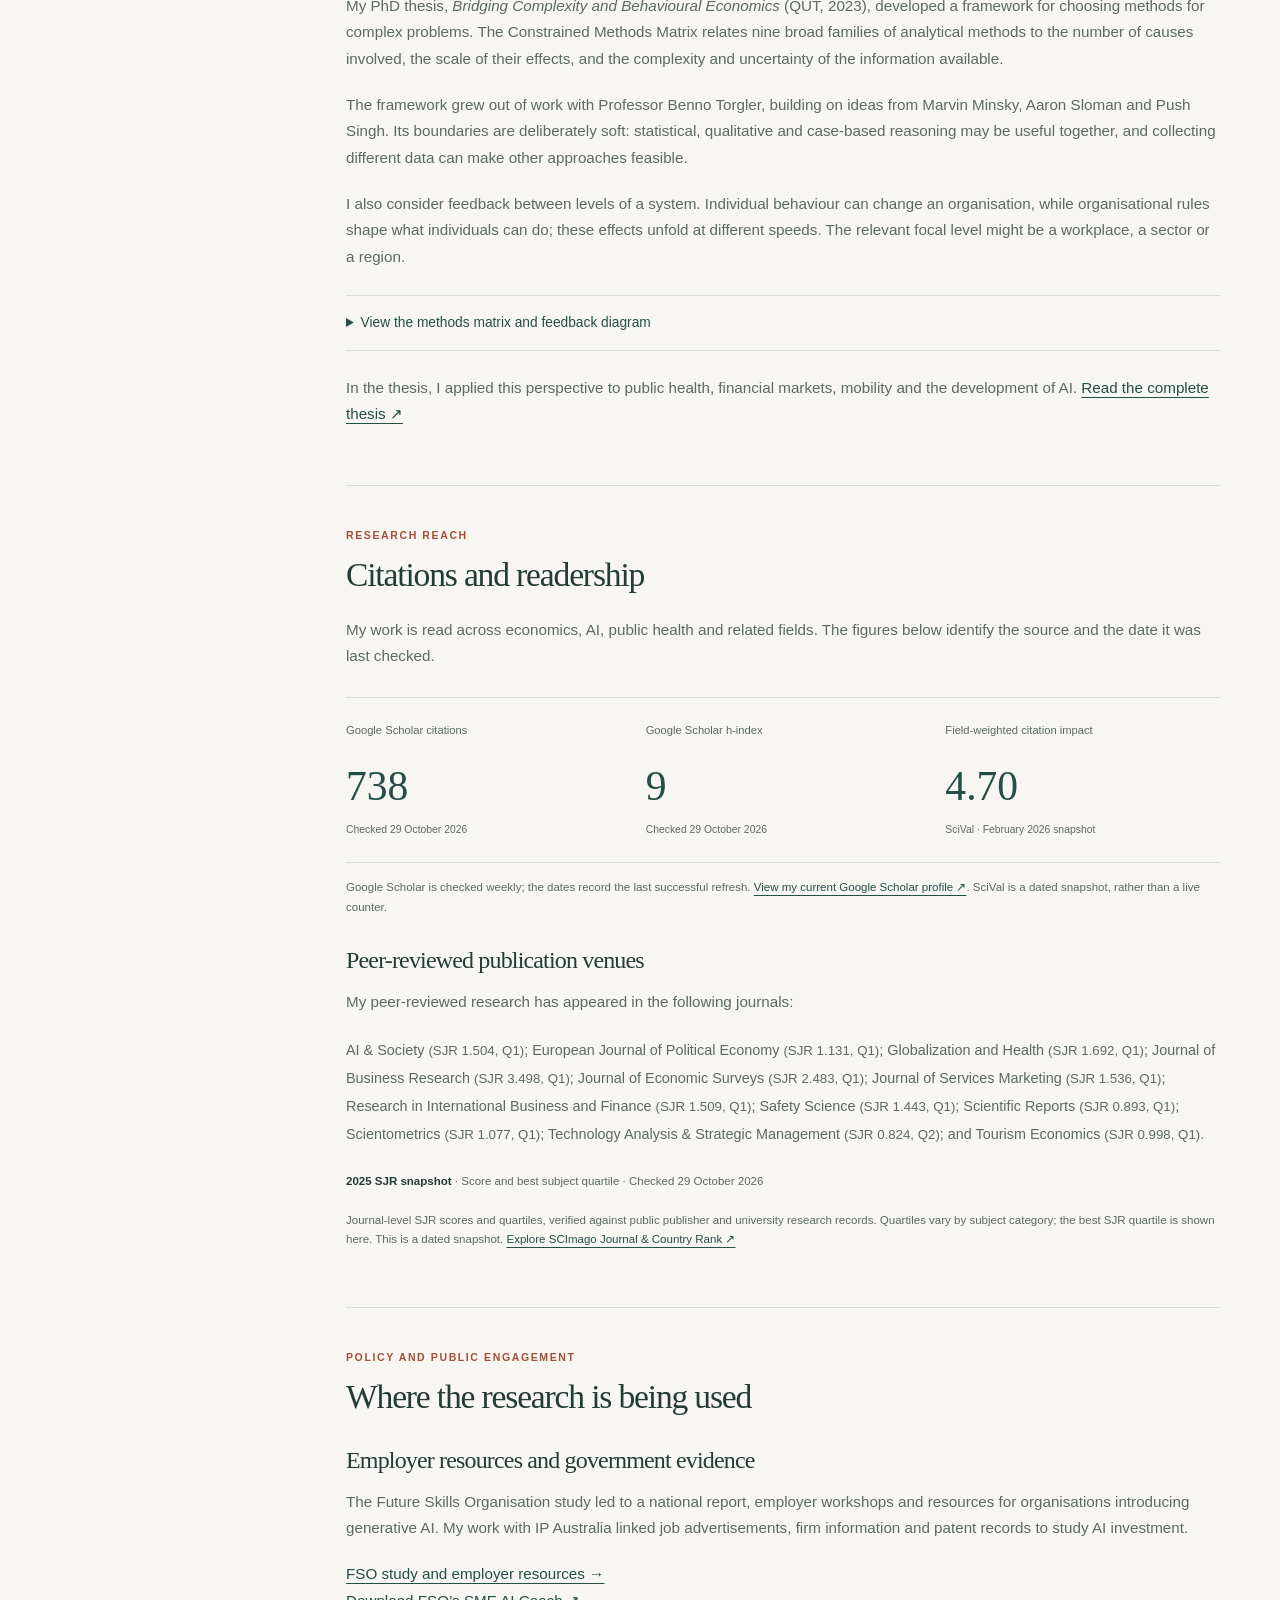
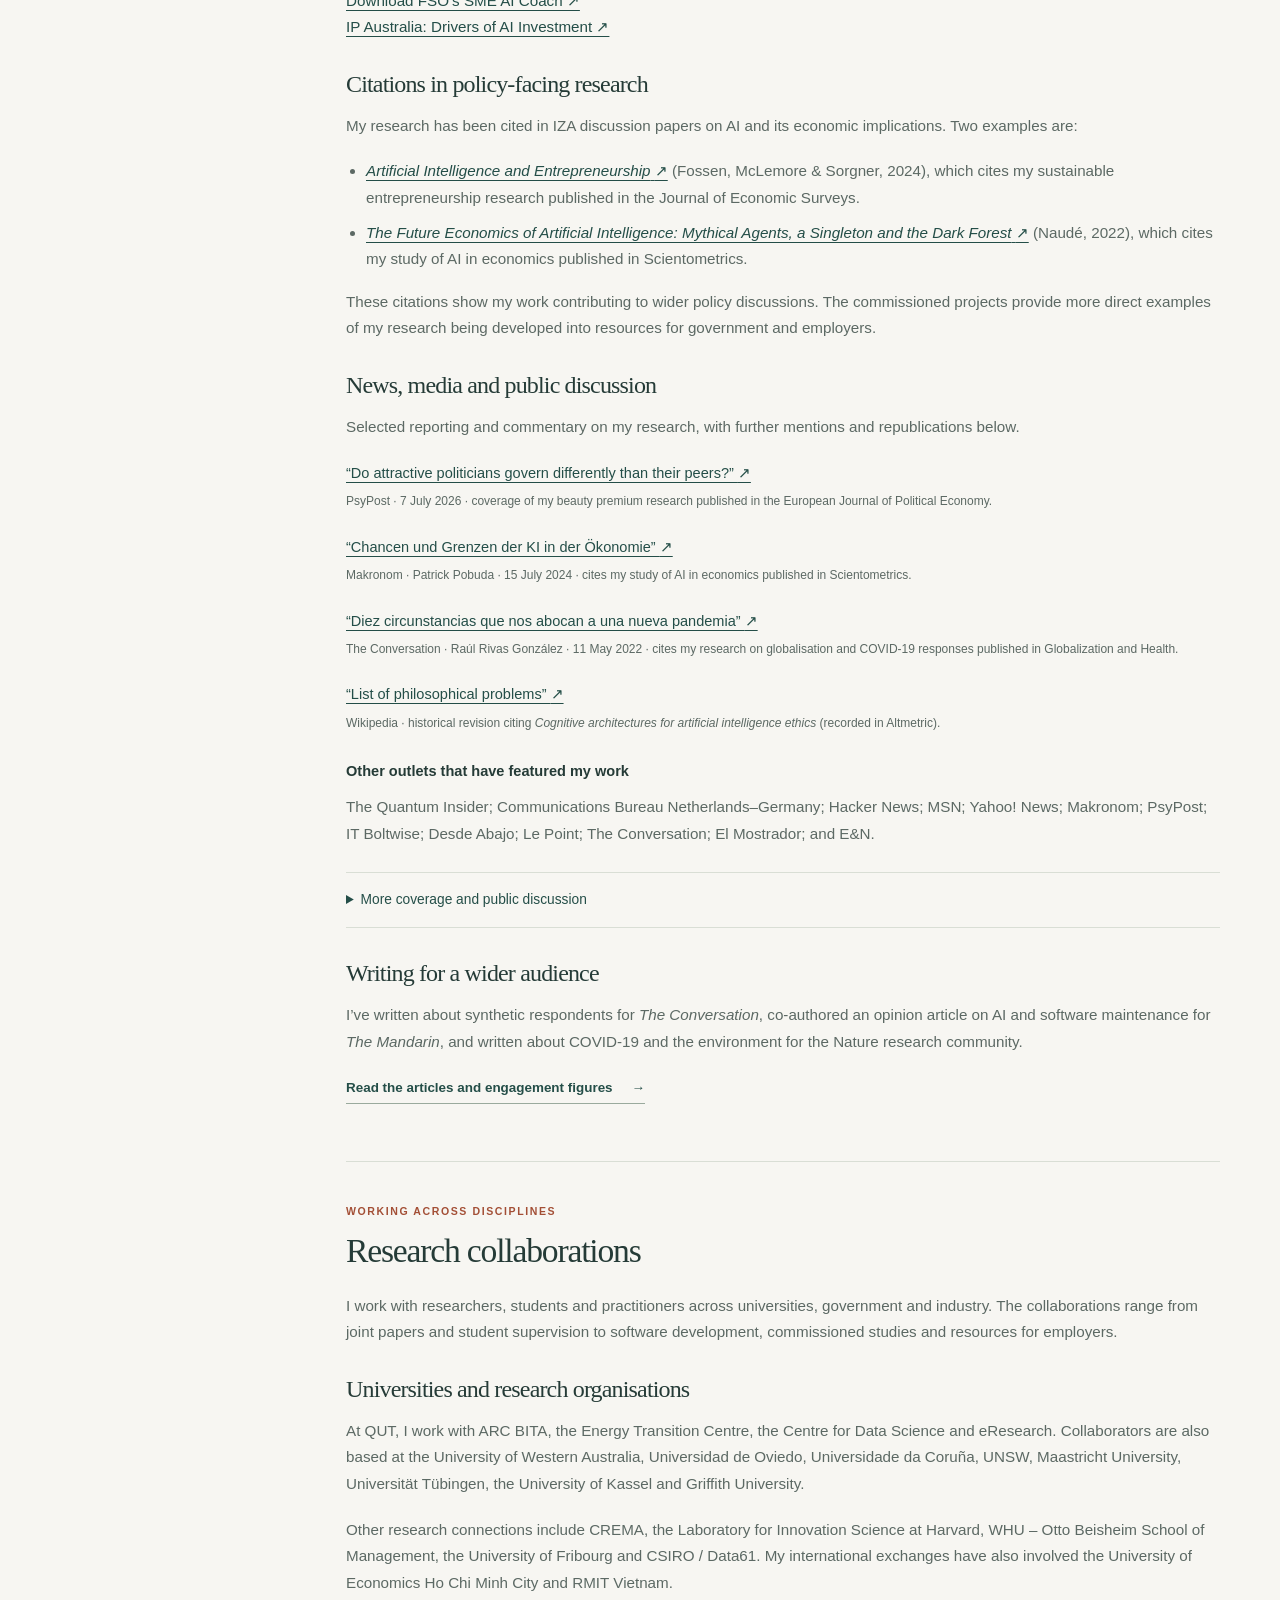
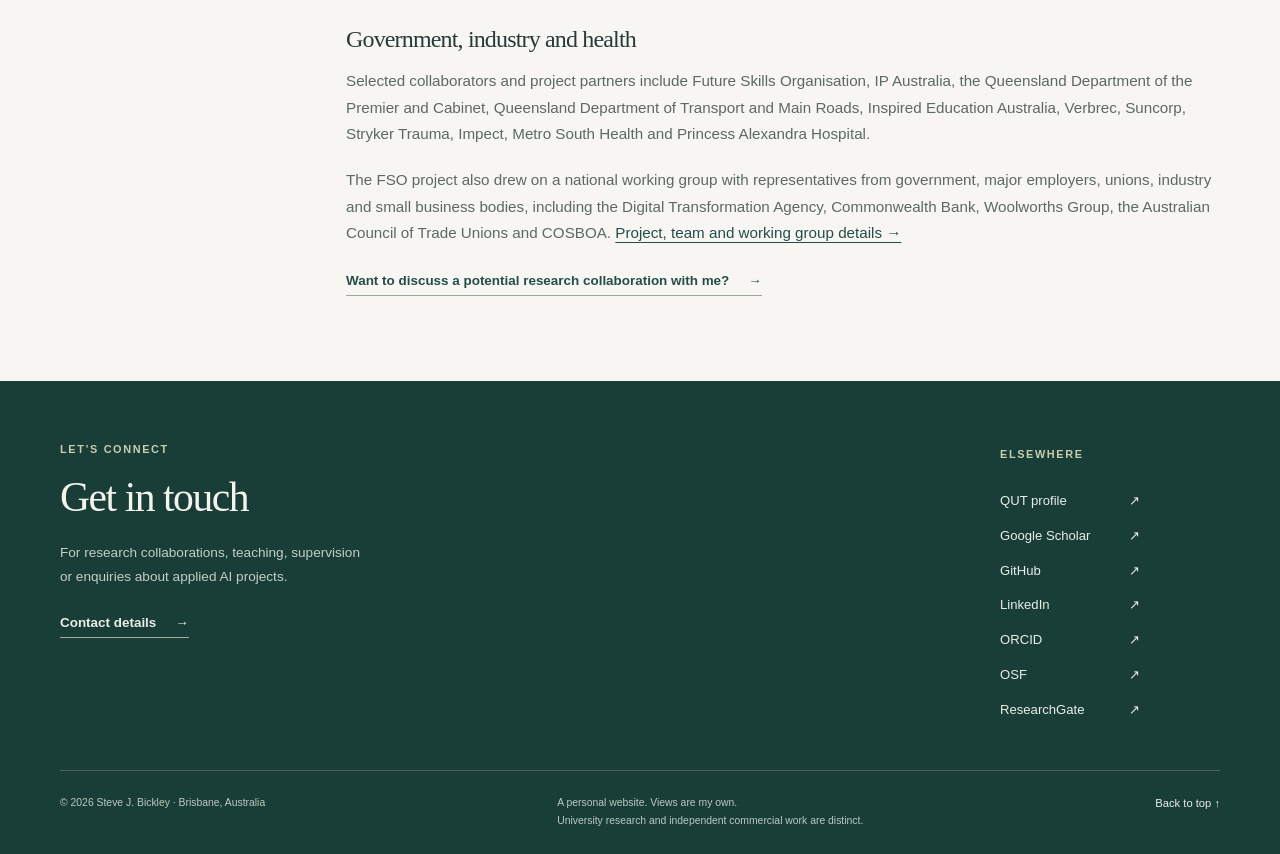
<file: docs/research.html>
<!doctype html>
<html lang="en-AU"><head>
<link href="site_libs/quarto-html/quarto-html.min.css" rel="stylesheet" data-mode="light">
<link href="site_libs/quarto-html/quarto-syntax-highlighting.css" rel="stylesheet" id="quarto-text-highlighting-styles"><meta charset="utf-8">
  <meta name="viewport" content="width=device-width, initial-scale=1">
  <meta name="theme-color" content="#f7f6f2">
  <meta name="description" content="Steve Bickley’s research on human–AI interaction, technology adoption, knowledge discovery, behavioural economics and complex systems.">
  <meta property="og:type" content="website">
  <meta property="og:title" content="Dr Steve Bickley - Current research themes">
  <meta property="og:description" content="Steve Bickley’s research on human–AI interaction, technology adoption, knowledge discovery, behavioural economics and complex systems.">
  <meta property="og:image" content="https://stevejbickley.github.io/assets/images/steve-bickley-1280.webp">
  <title>Dr Steve Bickley - Current research themes</title>
  <link rel="icon" href="assets/favicon.svg" type="image/svg+xml">
  <link rel="stylesheet" href="assets/generated/styles.6dde605df426.css">
  <script src="assets/generated/site.add4b4ea8069.js" defer=""></script>
</head>
<body class="page-research">
  <a class="skip-link" href="#main">Skip to content</a>
  <header class="site-header">
    <div class="nav-inner container">
      <a class="brand" href="index.html" aria-label="Dr Steve J. Bickley, home"><span class="brand-mark" aria-hidden="true">sb.</span><span>Dr Steve J. Bickley<span class="brand-subtitle">Researcher, Engineer &amp; Entrepreneur</span></span></a>
      <button class="nav-toggle" type="button" aria-expanded="false" aria-controls="site-navigation" hidden=""><span>Menu</span><span class="menu-icon" aria-hidden="true"></span></button>
      <nav id="site-navigation" class="nav-links" aria-label="Main navigation">
        <a href="index.html">Home</a>
        <a href="research.html" aria-current="page">Research</a>
        <a href="publications.html">Publications</a>
        <a href="projects.html">Projects</a>
        <a href="teaching.html">Teaching</a>
        <a href="about.html">About &amp; contact</a>
      </nav>
    </div>
  </header>
  <main id="main" class="site-main" tabindex="-1">
    <header class="page-hero container"><p class="eyebrow">Behavioural economics · AI · Complex systems</p><h1>Current research themes</h1><p class="lead">My research examines how people make decisions and how behaviour, technologies and institutions evolve together. I combine behavioural economics, complexity science and computational methods to connect individual decisions with organisational change and wider social and economic outcomes.</p></header>
    <div class="container reading-layout">
      <aside class="page-aside research-aside">
        <div class="aside-nav-group"><p class="eyebrow">Current research themes</p><nav aria-label="Current research themes"><a href="#human-ai">Human–AI interaction</a><a href="#technology-adoption">Technology adoption &amp; work</a><a href="#knowledge-systems">Knowledge discovery</a><a href="#complex-systems">Complex systems</a><a href="#methods">Methods &amp; approaches</a></nav></div>
        <div class="aside-nav-group"><p class="eyebrow">Reach &amp; collaboration</p><nav aria-label="Research reach and collaboration"><a href="#research-impact">Citations &amp; readership</a><a href="#policy-engagement">Policy &amp; public engagement</a><a href="#collaboration">Research collaborations</a></nav></div>
        <p class="aside-note">A complexity science of technological evolution: how individual behaviour, organisations and institutions shape (and are shaped by) technological change.</p>
      </aside>
      <div class="prose">
        <section class="prose-section topic-row" id="human-ai"><span class="theme-number" aria-hidden="true">01</span><div><h2>Human–AI interaction and evaluation</h2><p>How well can generative AI represent human values, attitudes, preferences and decisions? I investigate synthetic populations, or <em>silicon sampling</em>, through comparisons with human evidence, sensitivity analysis and cross-model evaluation.</p><p>This includes questions of cultural alignment, population heterogeneity, public opinion and organisational judgement. I’m interested in which research questions synthetic respondents can help address, and how to recognise the variation and uncertainty that their responses may miss.</p><p><strong>Selected work</strong><br><a href="https://doi.org/10.48550/arXiv.2308.00521" target="_blank" rel="noopener">SurveyLM technical report ↗<span class="visually-hidden"> (opens in a new tab)</span></a><br><a href="https://doi.org/10.1108/JSM-11-2023-0441" target="_blank" rel="noopener">Comparing human and synthetic data in service research · Journal of Services Marketing ↗<span class="visually-hidden"> (opens in a new tab)</span></a><br><a href="https://doi.org/10.1016/j.jbusres.2025.115318" target="_blank" rel="noopener">Using reminders with reward opportunities to reduce spectator no-show behavior · Journal of Business Research ↗<span class="visually-hidden"> (opens in a new tab)</span></a><br><a href="https://theconversation.com/ai-can-predict-how-youll-respond-to-a-survey-but-thats-not-the-same-as-understanding-you-287069" target="_blank" rel="noopener">AI prediction and human understanding · The Conversation ↗<span class="visually-hidden"> (opens in a new tab)</span></a></p></div></section>
        <section class="prose-section topic-row" id="technology-adoption"><span class="theme-number" aria-hidden="true">02</span><div><h2>Technology adoption, work and capability</h2><p>Why do some workers and organisations adopt new technologies productively while others face barriers, risks or uneven benefits? I combine behavioural and institutional analysis with labour market evidence, skill networks and models of adaptation.</p><p>I led the national study with Future Skills Organisation (FSO) of generative AI adoption by Australian workers, engaging a working group spanning government, employers, unions and professional bodies. Current research extends these questions to occupational mobility, capability evolution, professional identity and the ways institutions shape technological change.</p><p><strong>Selected work</strong><br><a href="projects.html#ai-adoption">FSO's national AI adoption study &amp; employer toolkit →</a><br><a href="https://doi.org/10.1111/joes.12611" target="_blank" rel="noopener">AI and big data in sustainable entrepreneurship · Journal of Economic Surveys ↗<span class="visually-hidden"> (opens in a new tab)</span></a><br><a href="projects.html#other-research">AI copilots, work &amp; professional identity →</a></p></div></section>
        <section class="prose-section topic-row" id="knowledge-systems"><span class="theme-number" aria-hidden="true">03</span><div><h2>Finding evidence in archives and interviews</h2><p>I build research software for searching and analysing documents, archives and interviews. It combines semantic retrieval and language models with structured extraction and knowledge graphs, keeping results linked to the original material.</p><p>Projects include historical Spanish Inquisition records, scientific interviews through Web of Stories, and AI-assisted qualitative analysis. Researchers need to be able to check what the software has extracted against the source.</p><p><strong>Selected work</strong><br><a href="projects.html#knowledge-platforms">Archival research &amp; scientometrics platforms →</a><br><a href="projects.html#other-research">RiskWise AI-assisted qualitative analysis workflow →</a></p></div></section>
        <section class="prose-section topic-row" id="complex-systems"><span class="theme-number" aria-hidden="true">04</span><div><h2>Complex systems and behavioural economics</h2><p>I study technological evolution as a complex adaptive process: people learn and make decisions, organisations develop capabilities, and institutions shape which changes persist. These micro, meso and macro levels influence one another through networks, feedback and adaptation.</p><p>My PhD brought behavioural economics and complexity science together to study interacting agents and limited information. That perspective now informs my work on workforce transitions, AI, digital platforms, public health, financial markets and mobility.</p><p><strong>Selected work</strong><br><a href="https://doi.org/10.5204/thesis.eprints.244769" target="_blank" rel="noopener">Bridging Complexity and Behavioural Economics · PhD thesis ↗<span class="visually-hidden"> (opens in a new tab)</span></a><br><a href="https://doi.org/10.1007/s11192-022-04294-w" target="_blank" rel="noopener">Artificial intelligence in the field of economics · Scientometrics ↗<span class="visually-hidden"> (opens in a new tab)</span></a><br><a href="https://doi.org/10.1007/s00146-022-01452-9" target="_blank" rel="noopener">Cognitive architectures for artificial intelligence ethics · AI &amp; SOCIETY ↗<span class="visually-hidden"> (opens in a new tab)</span></a></p></div></section>
        <section class="prose-section" id="methods"><p class="eyebrow">How I work</p><h2>Methods &amp; approaches</h2><p>I choose methods around the research question, the scale of the system and the available evidence. My work often combines empirical analysis with computational modelling and applied software development, with particular attention to validation, robustness, practical implementation and the assumptions underlying the results.</p><ul><li><strong>Behaviour and evidence:</strong> survey design, experiments, behavioural economics, statistical analysis and econometrics.</li><li><strong>Systems and complexity:</strong> agent-based modelling and simulation, network analysis, scientometrics, geospatial and mobility analysis.</li><li><strong>AI and computational methods:</strong> machine learning, generative AI, synthetic populations (a.k.a. silicon sampling), computational experiments, model validation and benchmarking, structured information extraction and human-in-the-loop workflows.</li><li><strong>Research and project delivery:</strong> requirements definition, stakeholder engagement and co-design, feasibility and technology evaluation, business case development, risk management, quality management systems and ISO 9001-informed project management and delivery.</li></ul><p>Across these activities, I work with interdisciplinary teams and external partners to translate technical methods, research evidence and practical implications for audiences across industry, academia, policy and the public.</p><h3>Software &amp; tools</h3><ul><li><strong>Research, analysis &amp; modelling:</strong> Python, R, Stata, MATLAB, SQL, NetworkX, Gephi, QGIS and ArcGIS.</li><li><strong>AI development &amp; agentic systems:</strong> LLM application development, agentic and multi-agent workflows, retrieval-augmented generation (RAG), semantic search, knowledge graphs, tool/function calling, structured outputs and Model Context Protocol (MCP) integrations.</li><li><strong>Application development:</strong> Django REST Framework, React, Streamlit and REST API development.</li><li><strong>Infrastructure &amp; deployment:</strong> PostgreSQL, Docker, Git/GitHub, GitHub Actions (CI/CD), Linux/Bash, high-performance computing (HPC) and AWS (including Lightsail).</li></ul><h3 id="doctoral-research">The Constrained Methods Matrix</h3><p>My PhD thesis, <em>Bridging Complexity and Behavioural Economics</em> (QUT, 2023), developed a framework for choosing methods for complex problems. The Constrained Methods Matrix relates nine broad families of analytical methods to the number of causes involved, the scale of their effects, and the complexity and uncertainty of the information available.</p><p>The framework grew out of work with Professor Benno Torgler, building on ideas from Marvin Minsky, Aaron Sloman and Push Singh. Its boundaries are deliberately soft: statistical, qualitative and case-based reasoning may be useful together, and collecting different data can make other approaches feasible.</p><p>I also consider feedback between levels of a system. Individual behaviour can change an organisation, while organisational rules shape what individuals can do; these effects unfold at different speeds. The relevant focal level might be a workplace, a sector or a region.</p><details class="method-figures"><summary>View the methods matrix and feedback diagram</summary><div><figure class="research-figure"><a class="figure-link" href="assets/images/research/cmm-matrix.png" data-figure-title="Figure 1 · Choosing methods for complex problems" data-figure-gallery="cmm" aria-label="Browse CMM Figures 1 to 4"><img src="assets/images/research/cmm-matrix-1600.webp" srcset="assets/images/research/cmm-matrix-800.webp 800w, assets/images/research/cmm-matrix-1600.webp 1600w" sizes="(max-width:860px) 90vw, 65vw" width="1750" height="1164" loading="lazy" alt="Nine families of analytical methods arranged by number of causes, scale of effect, information complexity and information uncertainty. Methods include statistical analysis, neural networks, qualitative reasoning, fuzzy logic, analogy, symbolic logic and case-based reasoning."><span class="figure-hint">Browse Figures 1–4 <span aria-hidden="true">→</span></span></a><figcaption><strong>Figure 1 · The Constrained Methods Matrix, extended version.</strong> Match analytical approaches to the system’s scale, causes and available information. Thesis p. 13, adapted from Bickley &amp; Torgler (2023). <a href="https://doi.org/10.5204/thesis.eprints.244769" target="_blank" rel="noopener">Thesis and source context ↗<span class="visually-hidden"> (opens in a new tab)</span></a></figcaption></figure><figure class="research-figure"><a class="figure-link" href="assets/images/research/nested-feedback.png" data-figure-title="Feedback across levels of a system" aria-label="Enlarge: Feedback across levels of a system"><img src="assets/images/research/nested-feedback-1600.webp" srcset="assets/images/research/nested-feedback-800.webp 800w, assets/images/research/nested-feedback-1600.webp 1600w" sizes="(max-width:860px) 90vw, 65vw" width="1730" height="600" loading="lazy" alt="Upper, focal and lower levels of a system are connected by feedforward arrows and feedback loops operating over hours and days, days and weeks, and weeks, months and years."><span class="figure-hint">View larger <span aria-hidden="true">→</span></span></a><figcaption><strong>Figure 5 · Nested feedback loops.</strong> Thesis p. 56. The chapter draws on hierarchical systems work by Simon (1962) and Ceddia et al. (2013). <a href="https://doi.org/10.5204/thesis.eprints.244769" target="_blank" rel="noopener">Thesis and source context ↗<span class="visually-hidden"> (opens in a new tab)</span></a></figcaption></figure></div></details><p>In the thesis, I applied this perspective to public health, financial markets, mobility and the development of AI. <a href="https://doi.org/10.5204/thesis.eprints.244769" target="_blank" rel="noopener">Read the complete thesis ↗<span class="visually-hidden"> (opens in a new tab)</span></a></p></section>
        <section class="prose-section" id="research-impact"><p class="eyebrow">Research reach</p><h2>Citations and readership</h2><p>My work is read across economics, AI, public health and related fields. The figures below identify the source and the date it was last checked.</p><dl class="impact-metrics"><div><dt>Google Scholar citations</dt><dd><span data-metric="scholar.citations">738</span><small>Checked <time data-metric-date="scholar" datetime="2026-10-29">29 October 2026</time></small></dd></div><div><dt>Google Scholar h-index</dt><dd><span data-metric="scholar.h_index">9</span><small>Checked <time data-metric-date="scholar" datetime="2026-10-29">29 October 2026</time></small></dd></div><div><dt>Field-weighted citation impact</dt><dd><span data-metric="scival.fwci">4.70</span><small>SciVal · <time data-metric-date="scival" datetime="2026-02">February 2026</time> snapshot</small></dd></div></dl><p class="metric-source">Google Scholar is checked weekly; the dates record the last successful refresh. <a href="https://scholar.google.com/citations?user=ARJITb8AAAAJ&amp;hl=en" target="_blank" rel="noopener">View my current Google Scholar profile ↗<span class="visually-hidden"> (opens in a new tab)</span></a>. SciVal is a dated snapshot, rather than a live counter.</p><h3>Peer-reviewed publication venues</h3><p>My peer-reviewed research has appeared in the following journals:</p><p class="journal-venues"><span class="journal-venue">AI &amp; Society <span class="journal-ranking">(SJR 1.504, Q1)</span></span>; <span class="journal-venue">European Journal of Political Economy <span class="journal-ranking">(SJR 1.131, Q1)</span></span>; <span class="journal-venue">Globalization and Health <span class="journal-ranking">(SJR 1.692, Q1)</span></span>; <span class="journal-venue">Journal of Business Research <span class="journal-ranking">(SJR 3.498, Q1)</span></span>; <span class="journal-venue">Journal of Economic Surveys <span class="journal-ranking">(SJR 2.483, Q1)</span></span>; <span class="journal-venue">Journal of Services Marketing <span class="journal-ranking">(SJR 1.536, Q1)</span></span>; <span class="journal-venue">Research in International Business and Finance <span class="journal-ranking">(SJR 1.509, Q1)</span></span>; <span class="journal-venue">Safety Science <span class="journal-ranking">(SJR 1.443, Q1)</span></span>; <span class="journal-venue">Scientific Reports <span class="journal-ranking">(SJR 0.893, Q1)</span></span>; <span class="journal-venue">Scientometrics <span class="journal-ranking">(SJR 1.077, Q1)</span></span>; <span class="journal-venue">Technology Analysis &amp; Strategic Management <span class="journal-ranking">(SJR 0.824, Q2)</span></span>; and <span class="journal-venue">Tourism Economics <span class="journal-ranking">(SJR 0.998, Q1)</span></span>.</p><p class="metric-source"><strong>2025 SJR snapshot</strong> · Score and best subject quartile · Checked 29 October 2026</p><p class="metric-source">Journal-level SJR scores and quartiles, verified against public publisher and university research records. Quartiles vary by subject category; the best SJR quartile is shown here. This is a dated snapshot. <a href="https://www.scimagojr.com/" target="_blank" rel="noopener">Explore SCImago Journal &amp; Country Rank ↗<span class="visually-hidden"> (opens in a new tab)</span></a></p></section>
        <section class="prose-section" id="policy-engagement"><p class="eyebrow">Policy and public engagement</p><h2>Where the research is being used</h2><h3>Employer resources and government evidence</h3><p>The Future Skills Organisation study led to a national report, employer workshops and resources for organisations introducing generative AI. My work with IP Australia linked job advertisements, firm information and patent records to study AI investment.</p><p><a href="projects.html#ai-adoption">FSO study and employer resources →</a><br><a href="https://www.futureskillsorganisation.com.au/sme-ai-coach/" target="_blank" rel="noopener">Download FSO’s SME AI Coach ↗<span class="visually-hidden"> (opens in a new tab)</span></a><br><a href="https://www.ipaustralia.gov.au/tools-and-research/professional-resources/data-research-and-reports/publications-and-reports/drivers-of-ai-investment" target="_blank" rel="noopener">IP Australia: Drivers of AI Investment ↗<span class="visually-hidden"> (opens in a new tab)</span></a></p><h3>Citations in policy-facing research</h3><p>My research has been cited in IZA discussion papers on AI and its economic implications. Two examples are:</p><ul><li><a href="https://docs.iza.org/dp17055.pdf" target="_blank" rel="noopener"><em>Artificial Intelligence and Entrepreneurship</em> <span aria-hidden="true">↗</span><span class="visually-hidden"> (opens in a new tab)</span></a> (Fossen, McLemore &amp; Sorgner, 2024), which cites my sustainable entrepreneurship research published in the Journal of Economic Surveys.</li><li><a href="https://docs.iza.org/dp15713.pdf" target="_blank" rel="noopener"><em>The Future Economics of Artificial Intelligence: Mythical Agents, a Singleton and the Dark Forest</em> <span aria-hidden="true">↗</span><span class="visually-hidden"> (opens in a new tab)</span></a> (Naudé, 2022), which cites my study of AI in economics published in Scientometrics.</li></ul><p>These citations show my work contributing to wider policy discussions. The commissioned projects provide more direct examples of my research being developed into resources for government and employers.</p><h3>News, media and public discussion</h3><p>Selected reporting and commentary on my research, with further mentions and republications below.</p><ul class="media-mentions"><li><a href="https://www.psypost.org/good-looks-might-win-elections-but-they-do-not-dictate-policy/" target="_blank" rel="noopener">“Do attractive politicians govern differently than their peers?” <span aria-hidden="true">↗</span><span class="visually-hidden"> (opens in a new tab)</span></a><span>PsyPost · 7 July 2026 · coverage of my beauty premium research published in the European Journal of Political Economy.</span></li><li><a href="https://makronom.de/chancen-und-grenzen-der-ki-in-der-oekonomie-47043" target="_blank" rel="noopener">“Chancen und Grenzen der KI in der Ökonomie” <span aria-hidden="true">↗</span><span class="visually-hidden"> (opens in a new tab)</span></a><span>Makronom · Patrick Pobuda · 15 July 2024 · cites my study of AI in economics published in Scientometrics.</span></li><li><a href="https://theconversation.com/diez-circunstancias-que-nos-abocan-a-una-nueva-pandemia-182868" target="_blank" rel="noopener">“Diez circunstancias que nos abocan a una nueva pandemia” <span aria-hidden="true">↗</span><span class="visually-hidden"> (opens in a new tab)</span></a><span>The Conversation · Raúl Rivas González · 11 May 2022 · cites my research on globalisation and COVID-19 responses published in Globalization and Health.</span></li><li><a href="https://en.wikipedia.org/w/index.php?diff=prev&amp;oldid=1324299644" target="_blank" rel="noopener">“List of philosophical problems” <span aria-hidden="true">↗</span><span class="visually-hidden"> (opens in a new tab)</span></a><span>Wikipedia · historical revision citing <em>Cognitive architectures for artificial intelligence ethics</em> (recorded in Altmetric).</span></li></ul><h4 class="media-outlets-heading">Other outlets that have featured my work</h4><p>The Quantum Insider; Communications Bureau Netherlands–Germany; Hacker News; MSN; Yahoo! News; Makronom; PsyPost; IT Boltwise; Desde Abajo; Le Point; The Conversation; El Mostrador; and E&amp;N.</p><details class="media-record"><summary>More coverage and public discussion</summary><ul class="media-mentions"><li><a href="https://theconversation.com/dix-circonstances-qui-menent-a-une-nouvelle-pandemie-183317" target="_blank" rel="noopener">“Dix circonstances qui mènent à une nouvelle pandémie” <span aria-hidden="true">↗</span><span class="visually-hidden"> (opens in a new tab)</span></a><span>The Conversation · 19 May 2022 · French edition of the pandemic article covering my paper published in Globalization and Health.</span></li><li><a href="https://www.it-boltwise.de/beauty-premium-in-der-politik-optik-beeinflusst-das-regieren-kaum.html" target="_blank" rel="noopener">“Beauty-Premium in der Politik: Optik beeinflusst das Regieren kaum” <span aria-hidden="true">↗</span><span class="visually-hidden"> (opens in a new tab)</span></a><span>IT Boltwise · 8 July 2026 · German-language coverage of my beauty premium study publised in the European Journal of Political Economy.</span></li><li><a href="https://www.telecinco.es/noticias/sociedad/circunstancias-abocan-nueva-pandemia_18_3329295078.html" target="_blank" rel="noopener">“Diez circunstancias que nos abocan a una nueva pandemia” <span aria-hidden="true">↗</span><span class="visually-hidden"> (opens in a new tab)</span></a><span>NIUS / Telecinco · 13 May 2022 · republication of Raúl Rivas González’s article covering my paper published in Globalization and Health.</span></li><li><a href="https://ifrdigital.org/cognitive-architectures-for-artificial-intelligence-ethics/" target="_blank" rel="noopener">“(Featured) Cognitive architectures for artificial intelligence ethics” <span aria-hidden="true">↗</span><span class="visually-hidden"> (opens in a new tab)</span></a><span>Institute of Futures Research · 13 June 2023 · research commentary on my AI ethics paper published in AI &amp; SOCIETY.</span></li></ul></details><h3>Writing for a wider audience</h3><p>I’ve written about synthetic respondents for <em>The Conversation</em>, co-authored an opinion article on AI and software maintenance for <em>The Mandarin</em>, and written about COVID-19 and the environment for the Nature research community.</p><p><a class="text-link" href="publications.html#public-writing">Read the articles and engagement figures <span aria-hidden="true">→</span></a></p></section>
        <section class="prose-section" id="collaboration"><p class="eyebrow">Working across disciplines</p><h2>Research collaborations</h2><p>I work with researchers, students and practitioners across universities, government and industry. The collaborations range from joint papers and student supervision to software development, commissioned studies and resources for employers.</p><h3>Universities and research organisations</h3><p>At QUT, I work with ARC BITA, the Energy Transition Centre, the Centre for Data Science and eResearch. Collaborators are also based at the University of Western Australia, Universidad de Oviedo, Universidade da Coruña, UNSW, Maastricht University, Universität Tübingen, the University of Kassel and Griffith University.</p><p>Other research connections include CREMA, the Laboratory for Innovation Science at Harvard, WHU – Otto Beisheim School of Management, the University of Fribourg and CSIRO / Data61. My international exchanges have also involved the University of Economics Ho Chi Minh City and RMIT Vietnam.</p><h3>Government, industry and health</h3><p>Selected collaborators and project partners include Future Skills Organisation, IP Australia, the Queensland Department of the Premier and Cabinet, Queensland Department of Transport and Main Roads, Inspired Education Australia, Verbrec, Suncorp, Stryker Trauma, Impect, Metro South Health and Princess Alexandra Hospital.</p><p>The FSO project also drew on a national working group with representatives from government, major employers, unions, industry and small business bodies, including the Digital Transformation Agency, Commonwealth Bank, Woolworths Group, the Australian Council of Trade Unions and COSBOA. <a href="projects.html#ai-adoption">Project, team and working group details →</a></p><a class="text-link" href="about.html#contact">Want to discuss a potential research collaboration with me?<span aria-hidden="true">→</span></a></section>
      </div>
    </div>

  </main>
  <dialog id="figure-dialog" class="figure-dialog" aria-labelledby="figure-dialog-title" aria-describedby="figure-dialog-caption">
    <div class="figure-dialog-header"><h2 id="figure-dialog-title">Research figure</h2><button type="button" class="figure-close" autofocus="">Close <span aria-hidden="true">×</span></button></div>
    <div class="figure-gallery-nav" aria-label="Figure navigation" hidden=""><button type="button" class="figure-previous" aria-label="Previous figure">← Previous</button><p class="figure-gallery-position" role="status" aria-live="polite" aria-atomic="true"></p><button type="button" class="figure-next" aria-label="Next figure">Next →</button></div>
    <img class="figure-dialog-image" alt="Expanded research figure" width="1600" height="1200">
    <p id="figure-dialog-caption"></p>
    <a class="figure-original" target="_blank" rel="noopener">Open full-resolution image <span aria-hidden="true">→</span><span class="visually-hidden"> (opens in a new tab)</span></a>
  </dialog>
  <template id="cmm-gallery">
    <figure data-figure-title="Figure 2 · Moving through the matrix"><img data-src="assets/images/research/cmm-data-and-assumptions.png" width="1367" height="923" alt="CMM with points A to I and arrows showing movement between approaches as information complexity and uncertainty change."><figcaption><strong>Figure 2 · Moving through the matrix.</strong> Gather different data, simplify assumptions, or combine both to reconsider which methods are feasible. Thesis p. 18, adapted from Bickley &amp; Torgler (2023). <a href="https://doi.org/10.5204/thesis.eprints.244769" target="_blank" rel="noopener">Thesis and source context ↗<span class="visually-hidden"> (opens in a new tab)</span></a></figcaption></figure>
    <figure data-figure-title="Figure 3 · Methods and emerging challenges"><img data-src="assets/images/research/cmm-emerging-methods.png" width="1367" height="923" alt="CMM with purple arrows around the intractable and emerging region showing the push and pull between new methods and new challenges."><figcaption><strong>Figure 3 · Methods and emerging challenges.</strong> The matrix evolves: new techniques extend what researchers can tackle, while new problems shift the boundary of what is tractable. Thesis p. 20. <a href="https://doi.org/10.5204/thesis.eprints.244769" target="_blank" rel="noopener">Thesis and source context ↗<span class="visually-hidden"> (opens in a new tab)</span></a></figcaption></figure>
    <figure data-figure-title="Figure 4 · Mapping a study’s approaches"><img data-src="assets/images/research/cmm-chapter-mapping.png" width="1367" height="923" alt="CMM with qualitative reasoning, analogy-based reasoning and case-based reasoning shaded purple to map the approaches used in thesis Chapter 2."><figcaption><strong>Figure 4 · Mapping a study’s approaches.</strong> Shading records the approaches used in Chapter 2: qualitative, analogy-based and case-based reasoning. Use the same approach to map and compare other studies. Thesis p. 22, mapping Bickley &amp; Torgler (2023). <a href="https://doi.org/10.5204/thesis.eprints.244769" target="_blank" rel="noopener">Thesis and source context ↗<span class="visually-hidden"> (opens in a new tab)</span></a></figcaption></figure>
  </template>
  <footer class="site-footer">
    <div class="container">
      <div class="footer-main">
        <div><p class="eyebrow">Let’s connect</p><h2>Get in touch</h2><p>For research collaborations, teaching, supervision<br class="desktop-break"> or enquiries about applied AI projects.</p><a class="text-link" href="about.html#contact">Contact details <span aria-hidden="true">→</span></a></div>
        <div class="footer-profiles"><p class="eyebrow">Elsewhere</p><a href="https://www.qut.edu.au/about/our-people/academic-profiles/s.bickley" target="_blank" rel="noopener">QUT profile <span aria-hidden="true">↗</span><span class="visually-hidden"> (opens in a new tab)</span></a><a href="https://scholar.google.com.au/citations?user=ARJITb8AAAAJ" target="_blank" rel="noopener">Google Scholar <span aria-hidden="true">↗</span><span class="visually-hidden"> (opens in a new tab)</span></a><a href="https://github.com/stevejbickley" target="_blank" rel="noopener">GitHub <span aria-hidden="true">↗</span><span class="visually-hidden"> (opens in a new tab)</span></a><a href="https://www.linkedin.com/in/steve-bickley/" target="_blank" rel="noopener">LinkedIn <span aria-hidden="true">↗</span><span class="visually-hidden"> (opens in a new tab)</span></a><a href="https://orcid.org/0000-0002-9579-4231" target="_blank" rel="noopener">ORCID <span aria-hidden="true">↗</span><span class="visually-hidden"> (opens in a new tab)</span></a><a href="https://osf.io/g96uw/" target="_blank" rel="noopener">OSF <span aria-hidden="true">↗</span><span class="visually-hidden"> (opens in a new tab)</span></a><a href="https://www.researchgate.net/profile/Steve-Bickley/" target="_blank" rel="noopener">ResearchGate <span aria-hidden="true">↗</span><span class="visually-hidden"> (opens in a new tab)</span></a></div>
      </div>
      <div class="footer-bottom"><span>© 2026 Steve J. Bickley · Brisbane, Australia</span><span>A personal website. Views are my own.<br>University research and independent commercial work are distinct.</span><a href="#main">Back to top ↑</a></div>
    </div>
  </footer>


</body></html>
</file>
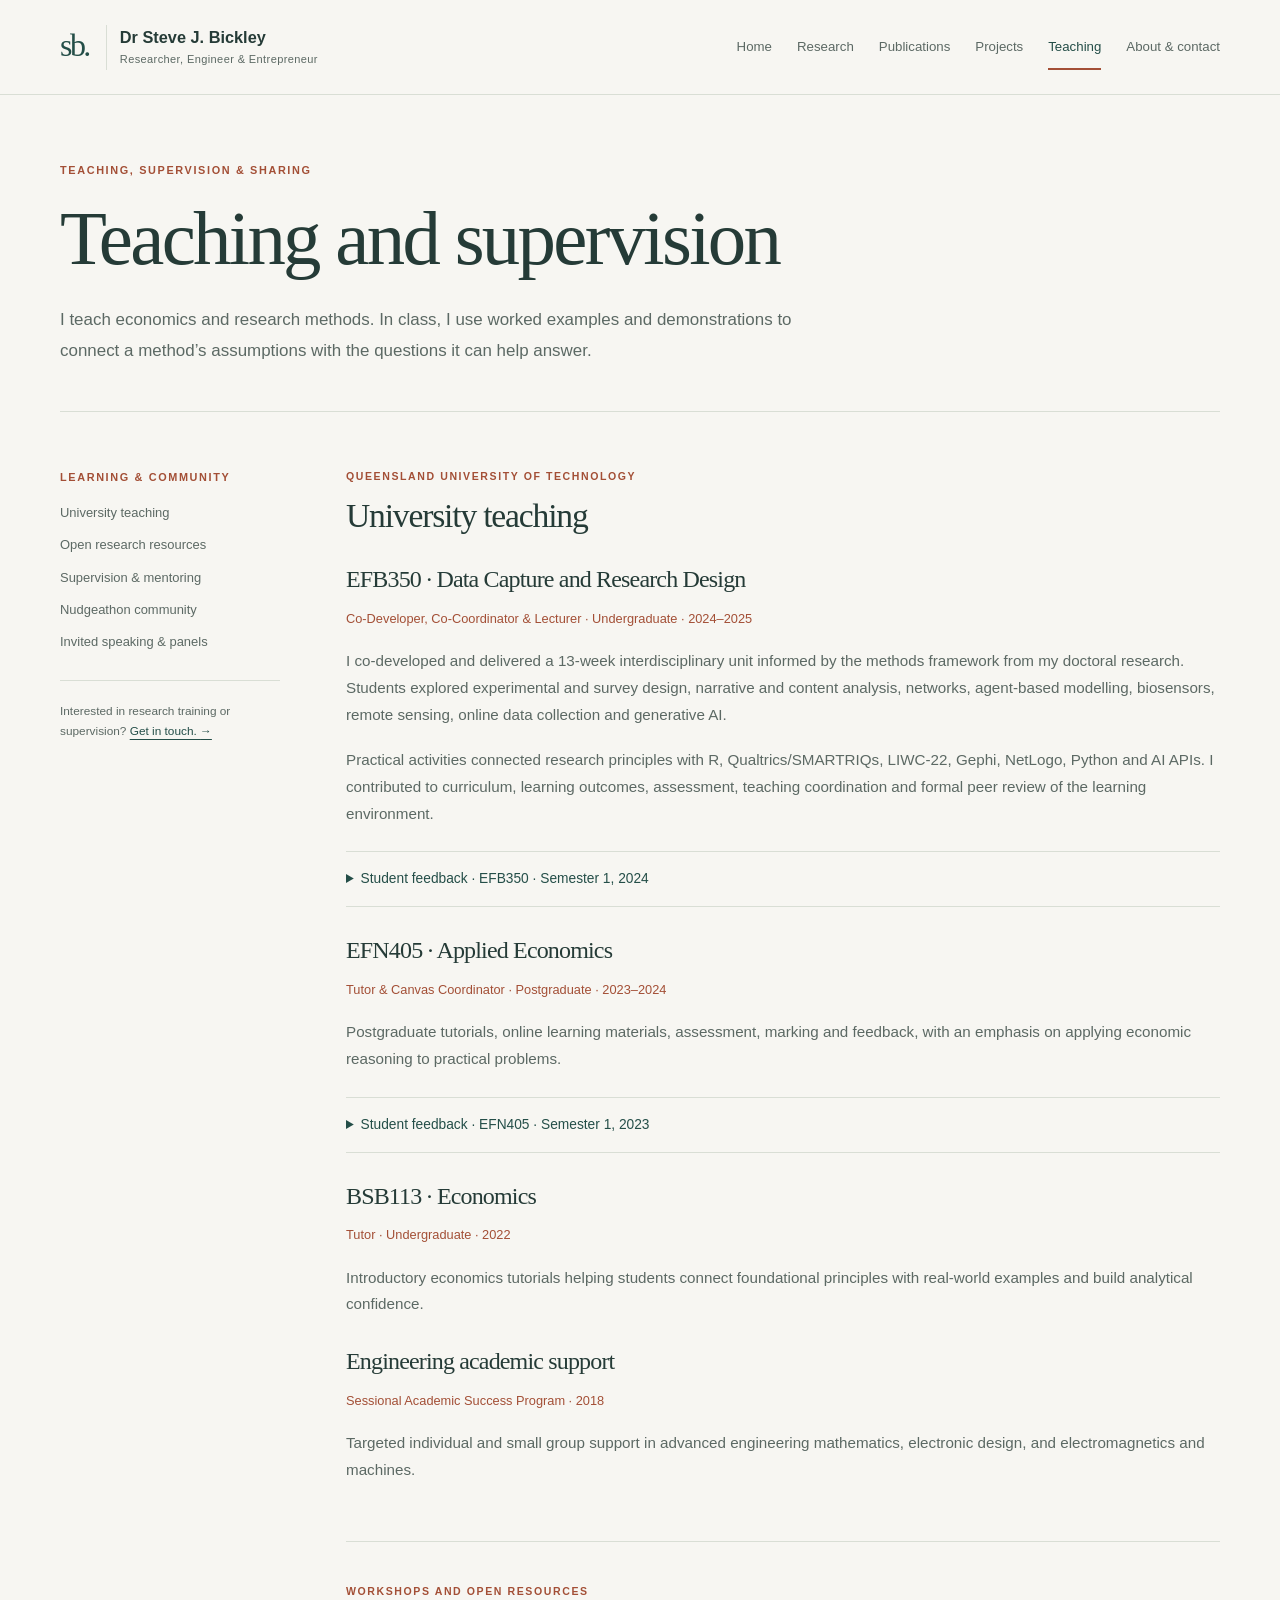
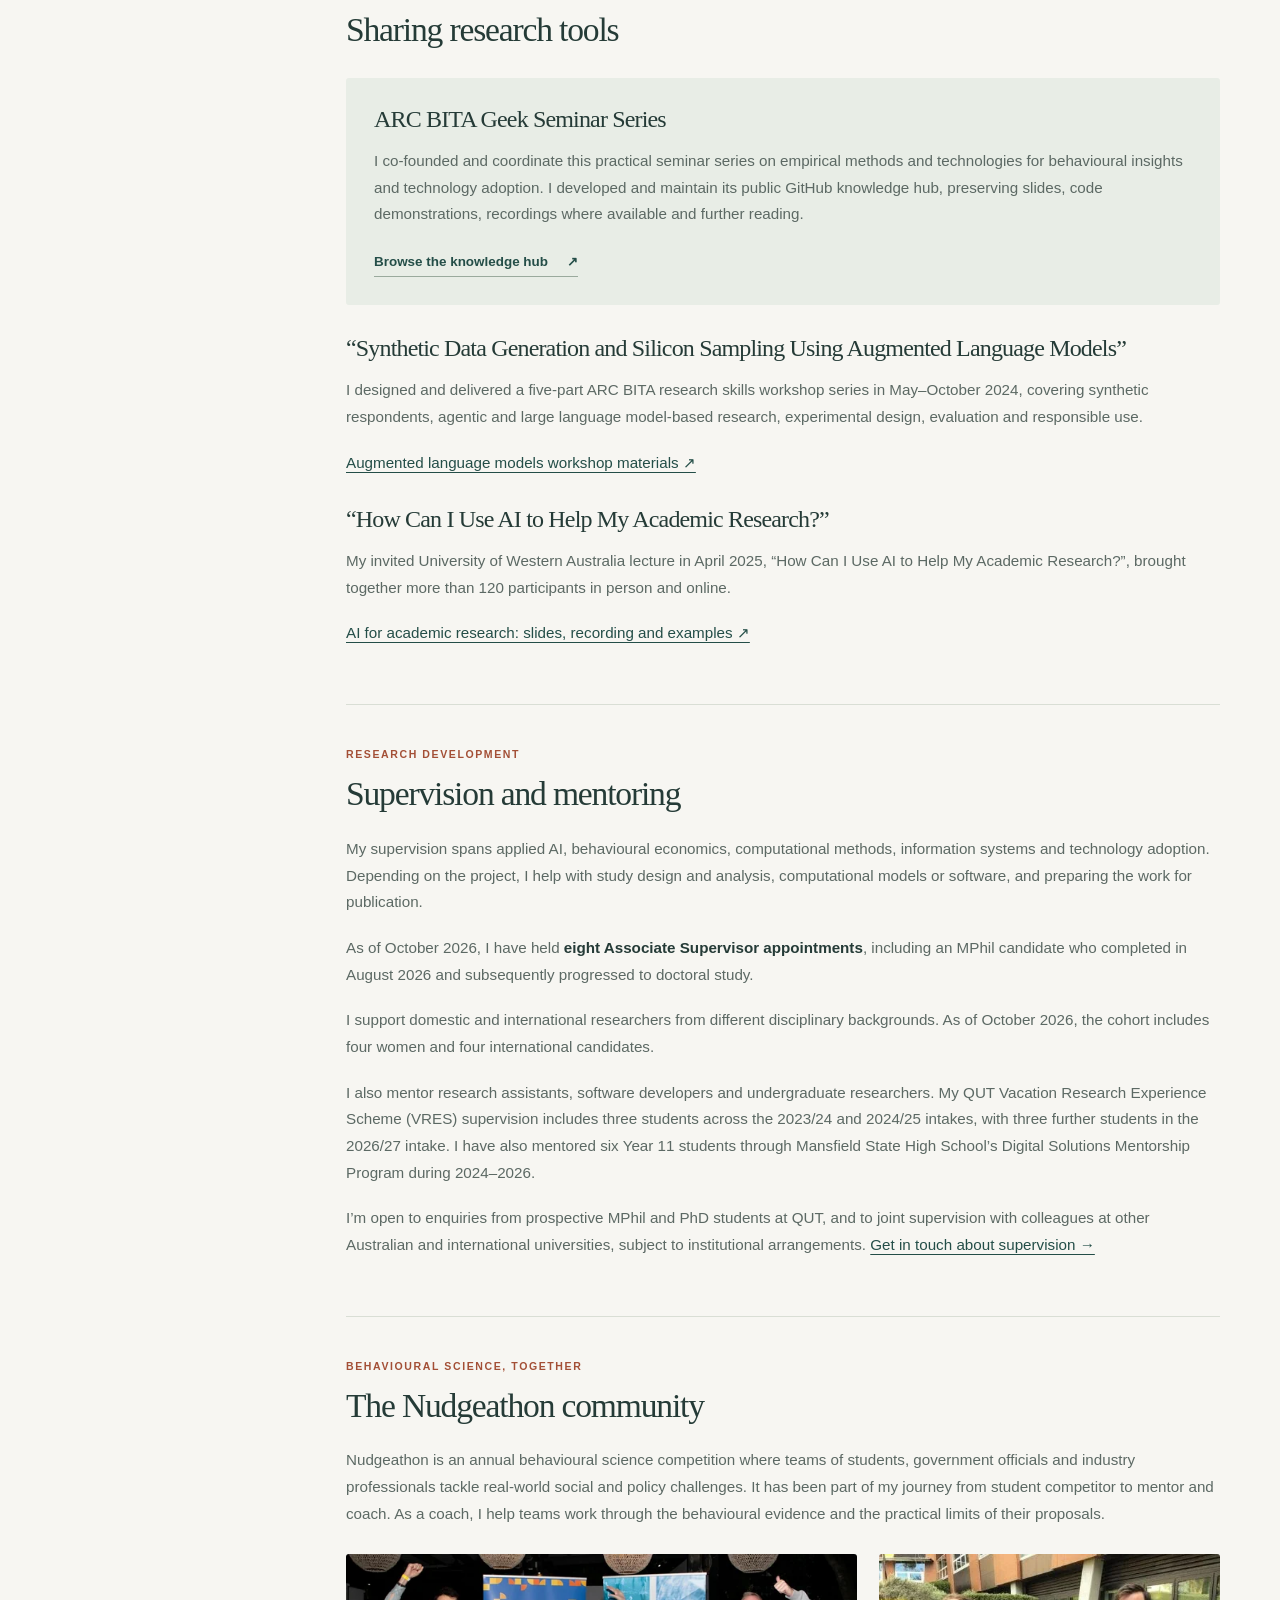
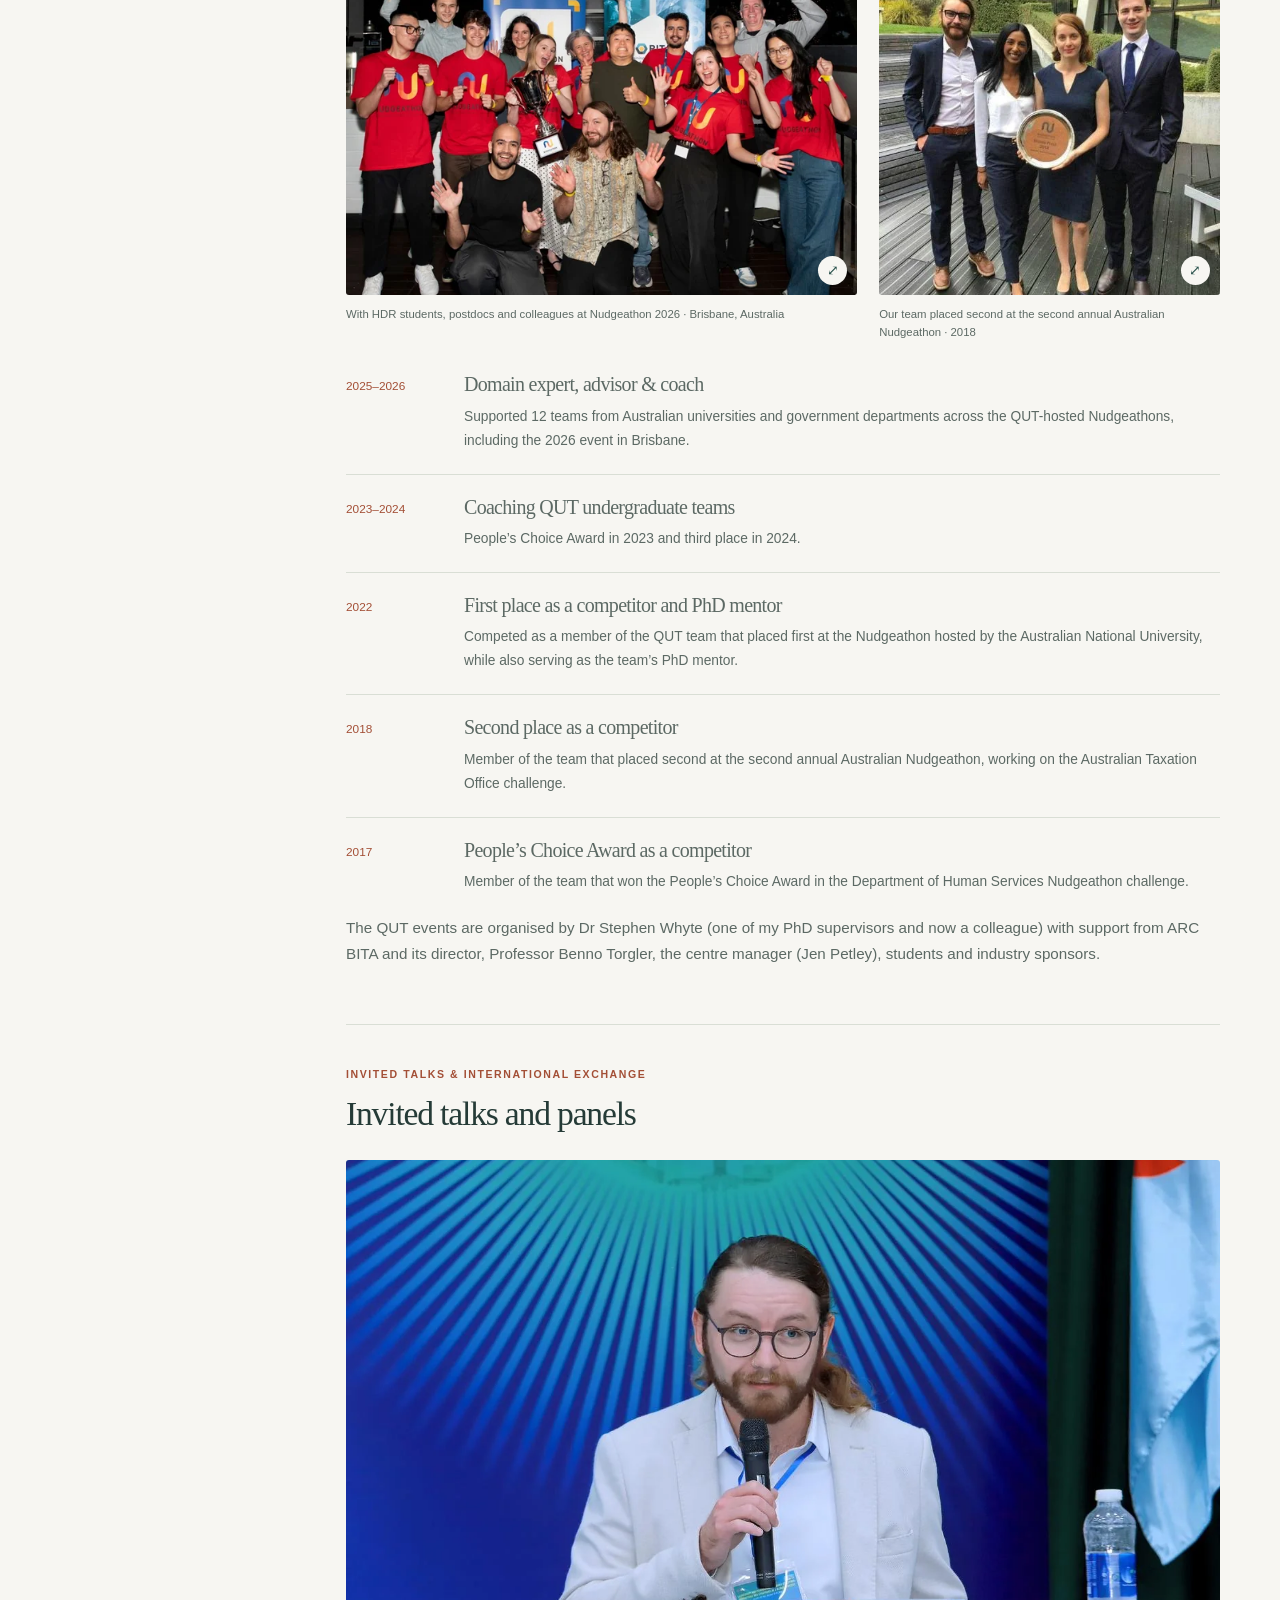
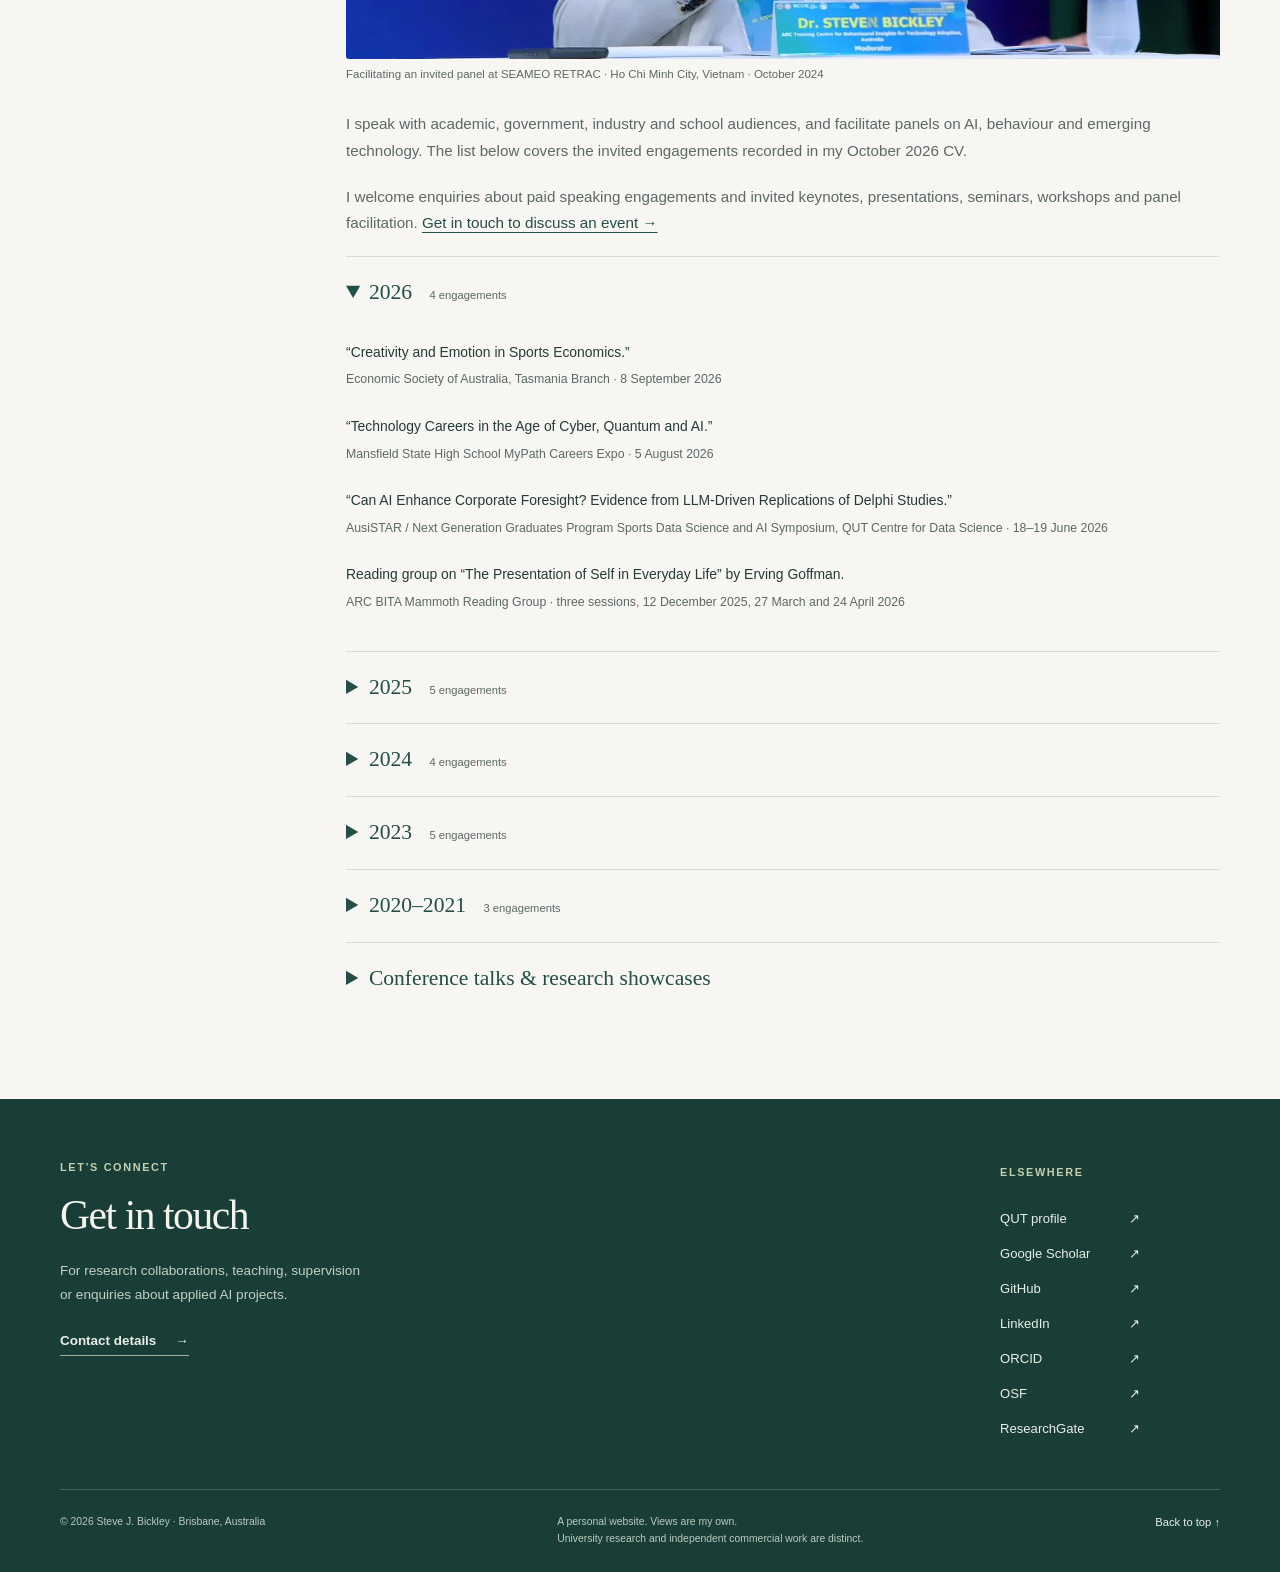
<file: docs/teaching.html>
<!doctype html>
<html lang="en-AU"><head>
<link href="site_libs/quarto-html/quarto-html.min.css" rel="stylesheet" data-mode="light">
<link href="site_libs/quarto-html/quarto-syntax-highlighting.css" rel="stylesheet" id="quarto-text-highlighting-styles"><meta charset="utf-8">
  <meta name="viewport" content="width=device-width, initial-scale=1">
  <meta name="theme-color" content="#f7f6f2">
  <meta name="description" content="Steve Bickley’s teaching, HDR supervision, open research resources, invited speaking and Nudgeathon mentoring.">
  <meta property="og:type" content="website">
  <meta property="og:title" content="Dr Steve Bickley - Teaching &amp; supervision">
  <meta property="og:description" content="Steve Bickley’s teaching, HDR supervision, open research resources, invited speaking and Nudgeathon mentoring.">
  <meta property="og:image" content="https://stevejbickley.github.io/assets/images/steve-bickley-1280.webp">
  <title>Dr Steve Bickley - Teaching &amp; supervision</title>
  <link rel="icon" href="assets/favicon.svg" type="image/svg+xml">
  <link rel="stylesheet" href="assets/generated/styles.6dde605df426.css">
  <script src="assets/generated/site.add4b4ea8069.js" defer=""></script>
</head>
<body class="page-teaching">
  <a class="skip-link" href="#main">Skip to content</a>
  <header class="site-header">
    <div class="nav-inner container">
      <a class="brand" href="index.html" aria-label="Dr Steve J. Bickley, home"><span class="brand-mark" aria-hidden="true">sb.</span><span>Dr Steve J. Bickley<span class="brand-subtitle">Researcher, Engineer &amp; Entrepreneur</span></span></a>
      <button class="nav-toggle" type="button" aria-expanded="false" aria-controls="site-navigation" hidden=""><span>Menu</span><span class="menu-icon" aria-hidden="true"></span></button>
      <nav id="site-navigation" class="nav-links" aria-label="Main navigation">
        <a href="index.html">Home</a>
        <a href="research.html">Research</a>
        <a href="publications.html">Publications</a>
        <a href="projects.html">Projects</a>
        <a href="teaching.html" aria-current="page">Teaching</a>
        <a href="about.html">About &amp; contact</a>
      </nav>
    </div>
  </header>
  <main id="main" class="site-main" tabindex="-1">

    <header class="page-hero container"><p class="eyebrow">Teaching, supervision &amp; sharing</p><h1>Teaching and supervision</h1><p class="lead">I teach economics and research methods. In class, I use worked examples and demonstrations to connect a method’s assumptions with the questions it can help answer.</p></header>
    <div class="container reading-layout">
      <aside class="page-aside"><p class="eyebrow">Learning &amp; community</p><nav aria-label="On this page"><a href="#university-teaching">University teaching</a><a href="#open-resources">Open research resources</a><a href="#supervision">Supervision &amp; mentoring</a><a href="#nudgeathon">Nudgeathon community</a><a href="#speaking">Invited speaking &amp; panels</a></nav><p class="aside-note">Interested in research training or supervision? <a href="about.html#contact">Get in touch. <span aria-hidden="true">→</span></a></p></aside>
      <div class="prose">
        <section class="prose-section" id="university-teaching"><p class="eyebrow">Queensland University of Technology</p><h2>University teaching</h2><h3>EFB350 · Data Capture and Research Design</h3><p class="role">Co-Developer, Co-Coordinator &amp; Lecturer · Undergraduate · 2024–2025</p><p>I co-developed and delivered a 13-week interdisciplinary unit informed by the methods framework from my doctoral research. Students explored experimental and survey design, narrative and content analysis, networks, agent-based modelling, biosensors, remote sensing, online data collection and generative AI.</p><p>Practical activities connected research principles with R, Qualtrics/SMARTRIQs, LIWC-22, Gephi, NetLogo, Python and AI APIs. I contributed to curriculum, learning outcomes, assessment, teaching coordination and formal peer review of the learning environment.</p><details class="teaching-evidence" id="feedback-efb350"><summary>Student feedback · EFB350 · Semester 1, 2024</summary><div><p>QUT Student Voice Survey question: “Overall, [the educator]’s approach to teaching supported my learning.”</p><p><strong>100% · 3 of 3 respondents</strong> selected agree or strongly agree.</p><table class="feedback-table" data-quarto-disable-processing="true"><caption>All 3 ratings · EFB350 · Semester 1, 2024</caption><thead><tr><th scope="col">Response</th><th scope="col">Count</th><th scope="col">Share</th></tr></thead><tbody><tr><th scope="row">Strongly agree</th><td>2</td><td>66.7%</td></tr><tr><th scope="row">Agree</th><td>1</td><td>33.3%</td></tr><tr><th scope="row">Neutral</th><td>0</td><td>0%</td></tr><tr><th scope="row">Disagree</th><td>0</td><td>0%</td></tr><tr><th scope="row">Strongly disagree</th><td>0</td><td>0%</td></tr></tbody></table><h4>Selected written feedback</h4><blockquote><p>“Very informative and engaging”</p><cite>Anonymous EFB350 student · 2024 · Agree</cite></blockquote><blockquote><p>“Thank you Steve, I can tell you were a student recently with the way you try help us understand the purpose of the content we're learning. I can see in the way you teach that you're aware of the struggles of being a student and learning such a complex subject. Thank you for the effort!”</p><cite>Anonymous EFB350 student · 2024 · Strongly agree</cite></blockquote><p class="metric-source">Source: QUT Student Voice Survey export, 26 June 2026. These are small, self-selected samples. The combined response rate across EFB350 and EFN405 was 9%; individual unit response rates were not supplied. Percentages are rounded. Quotations retain the original wording, with excerpts identified and line breaks normalised.</p></div></details><h3>EFN405 · Applied Economics</h3><p class="role">Tutor &amp; Canvas Coordinator · Postgraduate · 2023–2024</p><p>Postgraduate tutorials, online learning materials, assessment, marking and feedback, with an emphasis on applying economic reasoning to practical problems.</p><details class="teaching-evidence" id="feedback-efn405"><summary>Student feedback · EFN405 · Semester 1, 2023</summary><div><p>QUT Student Voice Survey question: “Overall, [the educator]’s approach to teaching supported my learning.”</p><p><strong>83% · 5 of 6 respondents</strong> selected agree or strongly agree.</p><table class="feedback-table" data-quarto-disable-processing="true"><caption>All 6 ratings · EFN405 · Semester 1, 2023</caption><thead><tr><th scope="col">Response</th><th scope="col">Count</th><th scope="col">Share</th></tr></thead><tbody><tr><th scope="row">Strongly agree</th><td>3</td><td>50%</td></tr><tr><th scope="row">Agree</th><td>2</td><td>33.3%</td></tr><tr><th scope="row">Neutral</th><td>1</td><td>16.7%</td></tr><tr><th scope="row">Disagree</th><td>0</td><td>0%</td></tr><tr><th scope="row">Strongly disagree</th><td>0</td><td>0%</td></tr></tbody></table><h4>Selected written feedback</h4><blockquote><p>“Good feedback and helpful advice throughout”</p><cite>Anonymous EFN405 student · 2023 · Agree</cite></blockquote><p class="metric-source">Source: QUT Student Voice Survey export, 26 June 2026. These are small, self-selected samples. The combined response rate across EFB350 and EFN405 was 9%; individual unit response rates were not supplied. Percentages are rounded. Quotations retain the original wording, with excerpts identified and line breaks normalised.</p></div></details><h3>BSB113 · Economics</h3><p class="role">Tutor · Undergraduate · 2022</p><p>Introductory economics tutorials helping students connect foundational principles with real-world examples and build analytical confidence.</p><h3>Engineering academic support</h3><p class="role">Sessional Academic Success Program · 2018</p><p>Targeted individual and small group support in advanced engineering mathematics, electronic design, and electromagnetics and machines.</p></section>
        <section class="prose-section" id="open-resources"><p class="eyebrow">Workshops and open resources</p><h2>Sharing research tools</h2><div class="callout"><h3>ARC BITA Geek Seminar Series</h3><p>I co-founded and coordinate this practical seminar series on empirical methods and technologies for behavioural insights and technology adoption. I developed and maintain its public GitHub knowledge hub, preserving slides, code demonstrations, recordings where available and further reading.</p><a class="text-link" href="https://github.com/stevejbickley/arcbita-geek-seminars" target="_blank" rel="noopener">Browse the knowledge hub <span aria-hidden="true">↗</span><span class="visually-hidden"> (opens in a new tab)</span></a></div><h3>“Synthetic Data Generation and Silicon Sampling Using Augmented Language Models”</h3><p>I designed and delivered a five-part ARC BITA research skills workshop series in May–October 2024, covering synthetic respondents, agentic and large language model-based research, experimental design, evaluation and responsible use.</p><p><a href="https://github.com/stevejbickley/augmented-language-models-seminar-series" target="_blank" rel="noopener">Augmented language models workshop materials ↗<span class="visually-hidden"> (opens in a new tab)</span></a></p><h3>“How Can I Use AI to Help My Academic Research?”</h3><p>My invited University of Western Australia lecture in April 2025, “How Can I Use AI to Help My Academic Research?”, brought together more than 120 participants in person and online.</p><p><a href="https://github.com/stevejbickley/UWA_Workshop_AI_in_Science" target="_blank" rel="noopener">AI for academic research: slides, recording and examples ↗<span class="visually-hidden"> (opens in a new tab)</span></a></p></section>
        <section class="prose-section" id="supervision"><p class="eyebrow">Research development</p><h2>Supervision and mentoring</h2><p>My supervision spans applied AI, behavioural economics, computational methods, information systems and technology adoption. Depending on the project, I help with study design and analysis, computational models or software, and preparing the work for publication.</p><p>As of October 2026, I have held <strong>eight Associate Supervisor appointments</strong>, including an MPhil candidate who completed in August 2026 and subsequently progressed to doctoral study.</p><p>I support domestic and international researchers from different disciplinary backgrounds. As of October 2026, the cohort includes four women and four international candidates.</p><p>I also mentor research assistants, software developers and undergraduate researchers. My QUT Vacation Research Experience Scheme (VRES) supervision includes three students across the 2023/24 and 2024/25 intakes, with three further students in the 2026/27 intake. I have also mentored six Year 11 students through Mansfield State High School’s Digital Solutions Mentorship Program during 2024–2026.</p><p>I’m open to enquiries from prospective MPhil and PhD students at QUT, and to joint supervision with colleagues at other Australian and international universities, subject to institutional arrangements. <a href="about.html#contact">Get in touch about supervision →</a></p></section>
        <section class="prose-section" id="nudgeathon"><p class="eyebrow">Behavioural science, together</p><h2>The Nudgeathon community</h2><p>Nudgeathon is an annual behavioural science competition where teams of students, government officials and industry professionals tackle real-world social and policy challenges. It has been part of my journey from student competitor to mentor and coach. As a coach, I help teams work through the behavioural evidence and the practical limits of their proposals.</p>
    <div class="event-gallery event-gallery--nudgeathon">
    <figure><a class="photo-link" href="assets/images/events/nudgeathon-2026.webp" data-figure-title="Nudgeathon 2026 · Brisbane" aria-label="Enlarge: Nudgeathon 2026 · Brisbane"><img src="assets/images/events/nudgeathon-2026-1280.webp" srcset="assets/images/events/nudgeathon-2026-640.webp 640w, assets/images/events/nudgeathon-2026-1280.webp 1280w" sizes="(max-width:640px) 90vw, (max-width:860px) 53vw, 40vw" width="2048" height="1365" loading="lazy" alt="Steve with HDR students, postdocs and colleagues at the 2026 Nudgeathon in Brisbane"></a><figcaption>With HDR students, postdocs and colleagues at Nudgeathon 2026 · Brisbane, Australia</figcaption></figure>
    <figure><a class="photo-link" href="assets/images/events/nudgeathon-2018.webp" data-figure-title="Australian Nudgeathon 2018 · Second place" aria-label="Enlarge: Australian Nudgeathon 2018 · Second place"><img src="assets/images/events/nudgeathon-2018-480.webp" srcset="assets/images/events/nudgeathon-2018-480.webp 480w" sizes="(max-width:640px) 90vw, 30vw" width="480" height="480" loading="lazy" alt="Steve and his four-person team holding their second-prize plate at the 2018 Australian Nudgeathon"></a><figcaption>Our team placed second at the second annual Australian Nudgeathon · 2018</figcaption></figure>
    </div>
    <ul class="timeline"><li><time>2025–2026</time><div><h3>Domain expert, advisor &amp; coach</h3><p>Supported 12 teams from Australian universities and government departments across the QUT-hosted Nudgeathons, including the 2026 event in Brisbane.</p></div></li><li><time>2023–2024</time><div><h3>Coaching QUT undergraduate teams</h3><p>People’s Choice Award in 2023 and third place in 2024.</p></div></li><li><time>2022</time><div><h3>First place as a competitor and PhD mentor</h3><p>Competed as a member of the QUT team that placed first at the Nudgeathon hosted by the Australian National University, while also serving as the team’s PhD mentor.</p></div></li><li><time>2018</time><div><h3>Second place as a competitor</h3><p>Member of the team that placed second at the second annual Australian Nudgeathon, working on the Australian Taxation Office challenge.</p></div></li><li><time>2017</time><div><h3>People’s Choice Award as a competitor</h3><p>Member of the team that won the People’s Choice Award in the Department of Human Services Nudgeathon challenge.</p></div></li></ul><p class="note">The QUT events are organised by Dr Stephen Whyte (one of my PhD supervisors and now a colleague) with support from ARC BITA and its director, Professor Benno Torgler, the centre manager (Jen Petley), students and industry sponsors.</p></section>
        <section class="prose-section" id="speaking"><p class="eyebrow">Invited talks &amp; international exchange</p><h2>Invited talks and panels</h2><figure class="image-inset"><img src="assets/images/seameo-retrac-2024-1280.webp" srcset="assets/images/seameo-retrac-2024-640.webp 640w, assets/images/seameo-retrac-2024-1280.webp 1280w" sizes="(max-width:860px) 90vw, 65vw" width="1280" height="854" alt="Steve Bickley moderating a higher education panel at SEAMEO RETRAC" loading="lazy"><figcaption>Facilitating an invited panel at SEAMEO RETRAC · Ho Chi Minh City, Vietnam · October 2024</figcaption></figure><p>I speak with academic, government, industry and school audiences, and facilitate panels on AI, behaviour and emerging technology. The list below covers the invited engagements recorded in my October 2026 CV.</p><p>I welcome enquiries about paid speaking engagements and invited keynotes, presentations, seminars, workshops and panel facilitation. <a href="about.html#contact">Get in touch to discuss an event →</a></p><details class="talk-year" open=""><summary>2026 <span>4 engagements</span></summary><ul class="talk-list"><li><strong>“Creativity and Emotion in Sports Economics.”</strong><span>Economic Society of Australia, Tasmania Branch · 8 September 2026</span></li><li><strong>“Technology Careers in the Age of Cyber, Quantum and AI.”</strong><span>Mansfield State High School MyPath Careers Expo · 5 August 2026</span></li><li><strong>“Can AI Enhance Corporate Foresight? Evidence from LLM-Driven Replications of Delphi Studies.”</strong><span>AusiSTAR / Next Generation Graduates Program Sports Data Science and AI Symposium, QUT Centre for Data Science · 18–19 June 2026</span></li><li><strong>Reading group on “The Presentation of Self in Everyday Life” by Erving Goffman.</strong><span>ARC BITA Mammoth Reading Group · three sessions, 12 December 2025, 27 March and 24 April 2026</span></li></ul></details><details class="talk-year"><summary>2025 <span>5 engagements</span></summary><ul class="talk-list"><li><strong>“IT Careers in the Age of Quantum, Cyber and AI.”</strong><span>Mansfield State High School Twilight Careers Event · 17 November 2025</span></li><li><strong>Digital Solutions Mentorship Program Close-Out and Graduation Ceremony.</strong><span>Invited speaker, Mansfield State High School · 16 September 2025</span></li><li><strong>“Quantum in Sport and Engagement with Europe.”</strong><span>Economic and Commercial Counsellors Delegation of the European Union, Centre for Engineered Quantum Systems and Quantum Australia, University of Queensland · 19 August 2025</span></li><li><strong>“Quantum Computing and Sport from an Economics Perspective.”</strong><span>Co-presented with Professor Benno Torgler, Quantum Meets @ QUT · 17 June 2025</span></li><li><strong>“How Can I Use AI to Help My Academic Research?”</strong><span>University of Western Australia and online · 29 April 2025; more than 120 participants. <a href="https://github.com/stevejbickley/UWA_Workshop_AI_in_Science" target="_blank" rel="noopener">Recording and materials ↗<span class="visually-hidden"> (opens in a new tab)</span></a></span></li></ul></details><details class="talk-year"><summary>2024 <span>4 engagements</span></summary><ul class="talk-list"><li><strong>“Leadership and Entrepreneurship in Higher Education: Strategic Approaches and Best Practices.”</strong><span>Invited panel moderator, SEAMEO RETRAC, Ho Chi Minh City · 15 October 2024</span></li><li><strong>“Design, Implementation and Assessment of Innovative Technologies in Higher Education: Artificial Intelligence and Emerging Technologies.”</strong><span>Invited panel moderator, SEAMEO RETRAC, Ho Chi Minh City · 15 October 2024</span></li><li><strong>“Synthetic Data Generation and Silicon Sampling Using Augmented Language Models.”</strong><span>Five-part ARC BITA Research Skills Workshop Series · May–October 2024. <a href="https://github.com/stevejbickley/augmented-language-models-seminar-series" target="_blank" rel="noopener">Materials ↗<span class="visually-hidden"> (opens in a new tab)</span></a></span></li><li><strong>“AI-Driven Disaster Management and Resilience.”</strong><span>Inspector General of Emergency Management Queensland Disaster Management Research Advisory Panel, Brisbane · 1 March 2024</span></li></ul></details><details class="talk-year"><summary>2023 <span>5 engagements</span></summary><ul class="talk-list"><li><strong>“Synthetic Society: AI Language Models and the Generation of Human-Like Data.”</strong><span>Queensland Department of Transport and Main Roads Customer First Week · 15 November 2023</span></li><li><strong>“Use of Generative AI in Engineering.”</strong><span>EDL Engineering National Forum, Brisbane · 9 November 2023</span></li><li><strong>“Navigating the Future of Sports: Innovation, Integrity and Insight.”</strong><span>Flutter Innovation Week · 28 September 2023</span></li><li><strong>“Augmented Language Models.”</strong><span>Something Fest, River City Labs and Australian Computer Society, Brisbane · 1 September 2023</span></li><li><strong>“Quantum Horizons: Exploring Opportunities.”</strong><span>Invited panellist, ARC Centre of Excellence for Engineered Quantum Systems and Knowledge Commercialisation Australasia, Brisbane · 14 June 2023</span></li></ul></details><details class="talk-year"><summary>2020–2021 <span>3 engagements</span></summary><ul class="talk-list"><li><strong>“AI, Cognitive Architectures and the Mind.”</strong><span>Centre for Behavioural Economics, Society and Technology, QUT · 17 September 2021</span></li><li><strong>“Comparing Night-Time Lights and Mobility during COVID-19.”</strong><span>School of Economics and Finance brown bag seminar, QUT · 29 March 2021</span></li><li><strong>“Complex Human–Machine Systems in Industrial Settings.”</strong><span>Brisbane Central Lions Club, United Service Club · 9 March 2020</span></li></ul></details><details class="talk-year"><summary>Conference talks &amp; research showcases</summary><ul class="talk-list"><li><strong>“AI Copilots in Education: Call for Collaborators.”</strong><span>Alliance of Finance Educators Mid-Year Symposium, Melbourne · 23 July 2026</span></li><li><strong>“LLMs in Behavioural Research and Practice.”</strong><span>7th Annual ARC BITA Conference on Human Behaviour and Decision Making, QUT · 9 February 2026</span></li><li><strong>“Cost-Efficient and Scalable Experimentation with Augmented Language Models.”</strong><span>6th Annual BEST / BITA Conference, QUT · 13–14 February 2025</span></li><li><strong>“Algorithmic Systems, Policy and Conflict in Online Communities: A Natural Experiment Using Wikipedia’s ORES and Broader Implications for AI Governance.”</strong><span>15th Australasian Public Choice Conference, QUT · 2–3 December 2024</span></li><li><strong>“Advancing Research and Industry with ALM-Based Research Tools and Agents.”</strong><span>E-Grad School Global Conference, QUT · 26 November 2024</span></li><li><strong>“Synthetic Data Generation for Behavioural Insights: The Suncorp Case Study.”</strong><span>ARC BITA Research Showcase, QUT · 25 October 2024</span></li><li><strong>“Drivers of AI Investment: Skills, Job Posting, and the IP System.”</strong><span>5th Annual BEST Conference, QUT · 2–3 February 2023</span></li><li><strong>“The (In)Equalities of Human Mobility for Work and Play.”</strong><span>Australian Conference of Economists · 10–13 July 2022; and 4th Annual BEST Conference, QUT · 10–11 February 2022</span></li><li><strong>“How Society Moves.”</strong><span>34th PhD Conference in Economics and Business, University of Queensland</span></li><li><strong>“Turbulence in the Financial Markets: Responding to COVID-19 Pandemic Policies.”</strong><span>3rd Annual BEST Conference, QUT · 11–12 February 2021</span></li></ul></details></section>
      </div>
    </div>

  </main>
  <dialog id="figure-dialog" class="figure-dialog" aria-labelledby="figure-dialog-title" aria-describedby="figure-dialog-caption">
    <div class="figure-dialog-header"><h2 id="figure-dialog-title">Research figure</h2><button type="button" class="figure-close" autofocus="">Close <span aria-hidden="true">×</span></button></div>
    <div class="figure-gallery-nav" aria-label="Figure navigation" hidden=""><button type="button" class="figure-previous" aria-label="Previous figure">← Previous</button><p class="figure-gallery-position" role="status" aria-live="polite" aria-atomic="true"></p><button type="button" class="figure-next" aria-label="Next figure">Next →</button></div>
    <img class="figure-dialog-image" alt="Expanded research figure" width="1600" height="1200">
    <p id="figure-dialog-caption"></p>
    <a class="figure-original" target="_blank" rel="noopener">Open full-resolution image <span aria-hidden="true">→</span><span class="visually-hidden"> (opens in a new tab)</span></a>
  </dialog>
  <template id="cmm-gallery">
    <figure data-figure-title="Figure 2 · Moving through the matrix"><img data-src="assets/images/research/cmm-data-and-assumptions.png" width="1367" height="923" alt="CMM with points A to I and arrows showing movement between approaches as information complexity and uncertainty change."><figcaption><strong>Figure 2 · Moving through the matrix.</strong> Gather different data, simplify assumptions, or combine both to reconsider which methods are feasible. Thesis p. 18, adapted from Bickley &amp; Torgler (2023). <a href="https://doi.org/10.5204/thesis.eprints.244769" target="_blank" rel="noopener">Thesis and source context ↗<span class="visually-hidden"> (opens in a new tab)</span></a></figcaption></figure>
    <figure data-figure-title="Figure 3 · Methods and emerging challenges"><img data-src="assets/images/research/cmm-emerging-methods.png" width="1367" height="923" alt="CMM with purple arrows around the intractable and emerging region showing the push and pull between new methods and new challenges."><figcaption><strong>Figure 3 · Methods and emerging challenges.</strong> The matrix evolves: new techniques extend what researchers can tackle, while new problems shift the boundary of what is tractable. Thesis p. 20. <a href="https://doi.org/10.5204/thesis.eprints.244769" target="_blank" rel="noopener">Thesis and source context ↗<span class="visually-hidden"> (opens in a new tab)</span></a></figcaption></figure>
    <figure data-figure-title="Figure 4 · Mapping a study’s approaches"><img data-src="assets/images/research/cmm-chapter-mapping.png" width="1367" height="923" alt="CMM with qualitative reasoning, analogy-based reasoning and case-based reasoning shaded purple to map the approaches used in thesis Chapter 2."><figcaption><strong>Figure 4 · Mapping a study’s approaches.</strong> Shading records the approaches used in Chapter 2: qualitative, analogy-based and case-based reasoning. Use the same approach to map and compare other studies. Thesis p. 22, mapping Bickley &amp; Torgler (2023). <a href="https://doi.org/10.5204/thesis.eprints.244769" target="_blank" rel="noopener">Thesis and source context ↗<span class="visually-hidden"> (opens in a new tab)</span></a></figcaption></figure>
  </template>
  <footer class="site-footer">
    <div class="container">
      <div class="footer-main">
        <div><p class="eyebrow">Let’s connect</p><h2>Get in touch</h2><p>For research collaborations, teaching, supervision<br class="desktop-break"> or enquiries about applied AI projects.</p><a class="text-link" href="about.html#contact">Contact details <span aria-hidden="true">→</span></a></div>
        <div class="footer-profiles"><p class="eyebrow">Elsewhere</p><a href="https://www.qut.edu.au/about/our-people/academic-profiles/s.bickley" target="_blank" rel="noopener">QUT profile <span aria-hidden="true">↗</span><span class="visually-hidden"> (opens in a new tab)</span></a><a href="https://scholar.google.com.au/citations?user=ARJITb8AAAAJ" target="_blank" rel="noopener">Google Scholar <span aria-hidden="true">↗</span><span class="visually-hidden"> (opens in a new tab)</span></a><a href="https://github.com/stevejbickley" target="_blank" rel="noopener">GitHub <span aria-hidden="true">↗</span><span class="visually-hidden"> (opens in a new tab)</span></a><a href="https://www.linkedin.com/in/steve-bickley/" target="_blank" rel="noopener">LinkedIn <span aria-hidden="true">↗</span><span class="visually-hidden"> (opens in a new tab)</span></a><a href="https://orcid.org/0000-0002-9579-4231" target="_blank" rel="noopener">ORCID <span aria-hidden="true">↗</span><span class="visually-hidden"> (opens in a new tab)</span></a><a href="https://osf.io/g96uw/" target="_blank" rel="noopener">OSF <span aria-hidden="true">↗</span><span class="visually-hidden"> (opens in a new tab)</span></a><a href="https://www.researchgate.net/profile/Steve-Bickley/" target="_blank" rel="noopener">ResearchGate <span aria-hidden="true">↗</span><span class="visually-hidden"> (opens in a new tab)</span></a></div>
      </div>
      <div class="footer-bottom"><span>© 2026 Steve J. Bickley · Brisbane, Australia</span><span>A personal website. Views are my own.<br>University research and independent commercial work are distinct.</span><a href="#main">Back to top ↑</a></div>
    </div>
  </footer>


</body></html>
</file>
<file: docs/site_libs/quarto-html/quarto-syntax-highlighting.css>
/* quarto syntax highlight colors */
:root {
  --quarto-hl-ot-color: #003B4F;
  --quarto-hl-at-color: #657422;
  --quarto-hl-ss-color: #20794D;
  --quarto-hl-an-color: #5E5E5E;
  --quarto-hl-fu-color: #4758AB;
  --quarto-hl-st-color: #20794D;
  --quarto-hl-cf-color: #003B4F;
  --quarto-hl-op-color: #5E5E5E;
  --quarto-hl-er-color: #AD0000;
  --quarto-hl-bn-color: #AD0000;
  --quarto-hl-al-color: #AD0000;
  --quarto-hl-va-color: #111111;
  --quarto-hl-bu-color: inherit;
  --quarto-hl-ex-color: inherit;
  --quarto-hl-pp-color: #AD0000;
  --quarto-hl-in-color: #5E5E5E;
  --quarto-hl-vs-color: #20794D;
  --quarto-hl-wa-color: #5E5E5E;
  --quarto-hl-do-color: #5E5E5E;
  --quarto-hl-im-color: #00769E;
  --quarto-hl-ch-color: #20794D;
  --quarto-hl-dt-color: #AD0000;
  --quarto-hl-fl-color: #AD0000;
  --quarto-hl-co-color: #5E5E5E;
  --quarto-hl-cv-color: #5E5E5E;
  --quarto-hl-cn-color: #8f5902;
  --quarto-hl-sc-color: #5E5E5E;
  --quarto-hl-dv-color: #AD0000;
  --quarto-hl-kw-color: #003B4F;
}

/* other quarto variables */
:root {
  --quarto-font-monospace: SFMono-Regular, Menlo, Monaco, Consolas, "Liberation Mono", "Courier New", monospace;
}

pre > code.sourceCode > span {
  color: #003B4F;
}

code span {
  color: #003B4F;
}

code.sourceCode > span {
  color: #003B4F;
}

div.sourceCode,
div.sourceCode pre.sourceCode {
  color: #003B4F;
}

code span.ot {
  color: #003B4F;
  font-style: inherit;
}

code span.at {
  color: #657422;
  font-style: inherit;
}

code span.ss {
  color: #20794D;
  font-style: inherit;
}

code span.an {
  color: #5E5E5E;
  font-style: inherit;
}

code span.fu {
  color: #4758AB;
  font-style: inherit;
}

code span.st {
  color: #20794D;
  font-style: inherit;
}

code span.cf {
  color: #003B4F;
  font-style: inherit;
}

code span.op {
  color: #5E5E5E;
  font-style: inherit;
}

code span.er {
  color: #AD0000;
  font-style: inherit;
}

code span.bn {
  color: #AD0000;
  font-style: inherit;
}

code span.al {
  color: #AD0000;
  font-style: inherit;
}

code span.va {
  color: #111111;
  font-style: inherit;
}

code span.bu {
  font-style: inherit;
}

code span.ex {
  font-style: inherit;
}

code span.pp {
  color: #AD0000;
  font-style: inherit;
}

code span.in {
  color: #5E5E5E;
  font-style: inherit;
}

code span.vs {
  color: #20794D;
  font-style: inherit;
}

code span.wa {
  color: #5E5E5E;
  font-style: italic;
}

code span.do {
  color: #5E5E5E;
  font-style: italic;
}

code span.im {
  color: #00769E;
  font-style: inherit;
}

code span.ch {
  color: #20794D;
  font-style: inherit;
}

code span.dt {
  color: #AD0000;
  font-style: inherit;
}

code span.fl {
  color: #AD0000;
  font-style: inherit;
}

code span.co {
  color: #5E5E5E;
  font-style: inherit;
}

code span.cv {
  color: #5E5E5E;
  font-style: italic;
}

code span.cn {
  color: #8f5902;
  font-style: inherit;
}

code span.sc {
  color: #5E5E5E;
  font-style: inherit;
}

code span.dv {
  color: #AD0000;
  font-style: inherit;
}

code span.kw {
  color: #003B4F;
  font-style: inherit;
}

.prevent-inlining {
  content: "</";
}

/*# sourceMappingURL=debc5d5d77c3f9108843748ff7464032.css.map */
</file>
<file: docs/assets/generated/styles.6dde605df426.css>
/* Shared by the Quarto sources and the generated GitHub Pages site. */
:root{--paper:#f7f6f2;--white:#fff;--ink:#253b37;--muted:#5c6964;--green:#244e48;--green-dark:#193e38;--sage:#e8ede6;--line:#d9ded5;--accent:#a34f36;--serif:Georgia,"Times New Roman",serif;--sans:-apple-system,BlinkMacSystemFont,"Segoe UI",sans-serif;--width:1160px}
*{box-sizing:border-box}
html{scroll-behavior:smooth;scroll-padding-top:112px}
body{margin:0;background:var(--paper);color:var(--ink);font-family:var(--sans);font-size:16px;line-height:1.75;-webkit-font-smoothing:antialiased}
img{max-width:100%;height:auto;display:block}figure{margin:0}
a{color:var(--green);text-decoration-thickness:1px;text-underline-offset:4px;transition:color .18s,background .18s,border-color .18s}a:hover{color:var(--accent)}
button,input{font:inherit}button{cursor:pointer}:focus-visible{outline:3px solid var(--accent);outline-offset:5px}::selection{background:#dbe7dc;color:var(--green-dark)}
h1,h2,h3,h4,p{margin-top:0}h1,h2,h3{font-family:var(--serif);font-weight:400;line-height:1.16;letter-spacing:-.035em;text-wrap:balance}h1{font-size:clamp(3rem,6vw,5rem)}h2{font-size:clamp(2rem,3.7vw,3rem)}h3{font-size:1.7rem}p{margin-bottom:1.2rem}strong{font-weight:650}small{font-size:.82rem}
.container{width:min(var(--width),calc(100% - 96px));margin-inline:auto}
.skip-link{position:fixed;z-index:100;top:-100px;left:20px;padding:12px 20px;background:var(--green);color:white}.skip-link:focus{top:12px}
.site-header{border-bottom:1px solid var(--line);background:rgba(247,246,242,.97);position:sticky;top:0;z-index:30}
.nav-inner{display:flex;align-items:center;justify-content:space-between;gap:28px;min-height:94px}
.brand{display:flex;align-items:center;gap:13px;text-decoration:none;color:var(--ink);font-size:1.02rem;font-weight:650;white-space:nowrap;line-height:1.25}
.brand-mark{font-family:var(--serif);font-size:2rem;letter-spacing:-.08em;color:var(--green);font-weight:400;border-right:1px solid var(--line);padding-right:17px;padding-bottom:5px}
.brand-subtitle{display:block;font-size:.69rem;color:var(--muted);font-weight:400;letter-spacing:.035em;margin-top:6px}
.nav-links{display:flex;align-items:center;gap:25px}.nav-links a{color:var(--muted);font-size:.83rem;text-decoration:none;position:relative;white-space:nowrap;padding-block:35px}.nav-links a:hover,.nav-links a[aria-current]{color:var(--green)}.nav-links a[aria-current]::after{content:"";position:absolute;bottom:24px;left:0;right:0;height:2px;background:var(--accent)}
.nav-toggle{display:none;background:none;border:1px solid var(--line);color:var(--ink);padding:8px 11px;align-items:center;gap:12px;font-size:.85rem;border-radius:3px}.menu-icon,.menu-icon::after{width:16px;height:1px;background:currentColor;display:block;position:relative}.menu-icon::after{content:"";position:absolute;top:5px}
.eyebrow{font-family:var(--sans);font-size:.68rem;text-transform:uppercase;letter-spacing:.15em;font-weight:650;color:var(--accent);margin-bottom:20px;line-height:1.5}
.hero{display:grid;grid-template-columns:1.12fr 1fr;align-items:center;gap:76px;padding-block:66px 64px}.hero h1{font-size:clamp(4rem,6.5vw,6.2rem);margin-bottom:20px;letter-spacing:-.055em}.hero h1 em{color:var(--green);font-weight:400}.hero .hero-statement{font-family:var(--serif);font-size:clamp(1.5rem,2.5vw,2rem);line-height:1.35;letter-spacing:-.02em;max-width:540px;margin-bottom:24px;text-wrap:balance}.hero .intro{font-size:.98rem;color:var(--muted);max-width:540px}.hero .intro a{color:var(--ink);text-decoration-color:#a5b8ab}
.button-row{display:flex;align-items:center;flex-wrap:wrap;gap:24px;margin-top:30px}.button{display:inline-flex;align-items:center;justify-content:center;gap:24px;padding:12px 23px;background:var(--green);color:white;text-decoration:none;border:1px solid var(--green);font-size:.83rem;border-radius:3px;min-height:48px;line-height:1.5}.button:hover{background:var(--green-dark);color:white;border-color:var(--green-dark)}.button-secondary{background:transparent;color:var(--green)}.button-secondary:hover{background:var(--sage);color:var(--green)}
.text-link{display:inline-flex;align-items:center;gap:19px;font-size:.84rem;font-weight:600;text-decoration:none;border-bottom:1px solid #9aaa9d;padding-bottom:4px;width:fit-content;line-height:1.5}.text-link:hover{border-color:var(--accent)}
.hero-photo{position:relative;padding:0 15px 0 0;isolation:isolate}.hero-photo::before{content:"";position:absolute;inset:26px 0 38px 24px;background:var(--sage);z-index:-1;border-radius:3px}.hero-photo img{width:100%;aspect-ratio:1/1.04;object-fit:cover;object-position:35% 50%;border-radius:3px 68px 3px 3px}.hero-photo figcaption{font-size:.7rem;color:var(--muted);display:flex;align-items:center;gap:8px;margin-top:13px}.location-dot{width:6px;height:6px;background:var(--accent);border-radius:50%;display:inline-block;flex-shrink:0}
.affiliations{display:grid;grid-template-columns:1.1fr 1.3fr 1fr;padding-block:28px;border-top:1px solid var(--line);border-bottom:1px solid var(--line);gap:42px}.affiliations p{margin:0;font-size:.9rem;font-weight:600;line-height:1.45}.affiliations span{display:block;color:var(--muted);font-weight:400;font-size:.75rem;margin-top:5px}.affiliations>div+div{border-left:1px solid var(--line);padding-left:38px}
.section{padding-block:86px}.section-heading{display:flex;align-items:flex-end;justify-content:space-between;gap:30px;margin-bottom:38px}.section-heading h2{margin-bottom:0}.section-heading .eyebrow{margin-bottom:12px}.section-heading>p{color:var(--muted);max-width:410px;font-size:.9rem;margin-bottom:5px}
.work-grid{display:grid;grid-template-columns:1.15fr 1fr;gap:0 48px}.work-feature{padding:35px;background:var(--sage);border-radius:4px;grid-row:span 2;display:flex;flex-direction:column;align-items:flex-start}.work-feature h3{font-size:2.05rem;margin-bottom:20px}.work-feature>p:not(.eyebrow){font-size:.91rem;color:var(--muted)}.work-feature .text-link{margin-top:auto}.work-facts{display:flex;gap:30px;padding-block:12px 25px;margin-bottom:10px}.work-facts strong{display:block;font-family:var(--serif);font-weight:400;font-size:1.8rem;line-height:1.3}.work-facts span{font-size:.7rem;color:var(--muted)}.work-item{border-top:1px solid var(--line);padding:25px 0}.work-item .eyebrow{margin-bottom:10px;font-size:.63rem}.work-item h3{font-size:1.6rem;margin-bottom:12px}.work-item p:not(.eyebrow){font-size:.88rem;color:var(--muted);margin-bottom:14px}
.themes-band{background:#eeefe9;border-top:1px solid var(--line);border-bottom:1px solid var(--line)}.theme-grid{display:grid;grid-template-columns:repeat(3,1fr);gap:42px}.theme-number{font-family:var(--serif);font-style:italic;color:var(--accent);font-size:1.1rem;display:block;margin-bottom:18px}.theme-grid h3{font-size:1.55rem;margin-bottom:15px}.theme-grid p{font-size:.89rem;color:var(--muted);margin-bottom:22px}
.photo-story{display:grid;grid-template-columns:1.2fr 1fr;align-items:center;gap:62px}.photo-story img{width:100%;aspect-ratio:1.43;object-fit:cover;border-radius:3px}figcaption{font-size:.72rem;line-height:1.6;color:var(--muted);margin-top:12px}.photo-story h2{font-size:2.5rem}.photo-story .story-copy>p:not(.eyebrow){color:var(--muted);font-size:.91rem}
.home-path{border-top:1px solid var(--line);padding-block:37px 56px;display:grid;grid-template-columns:.65fr 1.6fr;gap:60px}.home-path h2{font-size:1.8rem;margin:0}.home-path p{font-size:.9rem;color:var(--muted);margin-bottom:14px}
.page-hero{padding-block:67px 45px;border-bottom:1px solid var(--line)}.page-hero h1{margin-bottom:22px;max-width:920px}.page-hero .lead{font-size:1.06rem;color:var(--muted);max-width:760px;margin-bottom:0;line-height:1.8}.page-hero .eyebrow{margin-bottom:16px}.page-jumps{display:flex;flex-wrap:wrap;gap:10px 26px;margin-top:28px}.page-jumps a{font-size:.79rem;text-decoration:none;border-bottom:1px solid #b4c0b4;padding-bottom:3px}
.reading-layout{display:grid;grid-template-columns:220px minmax(0,1fr);gap:66px;padding-block:57px 85px}.page-aside{position:sticky;top:128px;height:fit-content}.page-aside .eyebrow{margin-bottom:17px}.page-aside nav{display:flex;flex-direction:column;align-items:flex-start;gap:13px}.page-aside nav a{font-size:.81rem;line-height:1.5;text-decoration:none;color:var(--muted)}.page-aside nav a:hover{color:var(--accent)}.aside-note{font-size:.74rem;line-height:1.7;border-top:1px solid var(--line);margin-top:28px;padding-top:20px;color:var(--muted)}
.prose{min-width:0}.prose h2{font-size:2.1rem;margin:0 0 22px}.prose h3{font-size:1.5rem;margin:30px 0 14px}.prose h4{font-size:.91rem;margin-bottom:9px}.prose p,.prose li{font-size:.95rem;color:var(--muted)}.prose p strong,.prose li strong{color:var(--ink)}.prose ul{padding-left:20px}.prose li{margin-block:8px}.prose-section{padding-bottom:38px;margin-bottom:42px;border-bottom:1px solid var(--line);scroll-margin-top:14px}.prose-section:last-child{border-bottom:0;margin-bottom:0;padding-bottom:0}.prose-section>.eyebrow{margin-bottom:12px;color:var(--accent);font-size:.66rem}.prose-section .role{font-size:.8rem;color:var(--accent);margin-bottom:18px;font-weight:500}.prose-section .deliverable{padding:18px 22px;background:var(--sage);border-left:2px solid #9baa97;border-radius:0 3px 3px 0;font-size:.87rem;margin-block:22px}.prose-section .deliverable strong{display:block;color:var(--green);font-size:.7rem;text-transform:uppercase;letter-spacing:.07em;margin-bottom:5px}
.tag-list{display:flex;flex-wrap:wrap;gap:7px;margin:18px 0 22px;padding:0;list-style:none}.tag-list li{font-size:.69rem;border:1px solid var(--line);border-radius:2px;padding:3px 10px;margin:0;color:var(--muted)}.topic-row{display:grid;grid-template-columns:40px 1fr;gap:18px}.topic-row .theme-number{margin:0;font-size:1.45rem}.topic-row h2{font-size:1.85rem}.note{font-size:.79rem;color:var(--muted);line-height:1.7}.callout{background:var(--sage);padding:28px;border-radius:3px;margin-block:28px}.callout h3{margin-top:0}.callout p:last-child{margin-bottom:0}
.engineering-table{width:100%;border-collapse:collapse;margin-block:22px}.engineering-table th{text-align:left;text-transform:uppercase;letter-spacing:.09em;font-size:.64rem;color:var(--accent);font-weight:600;padding:12px 0;border-bottom:1px solid var(--line)}.engineering-table td{padding:16px 16px 16px 0;border-bottom:1px solid var(--line);vertical-align:top;font-size:.86rem;color:var(--muted);line-height:1.65}.engineering-table td:first-child{width:30%;color:var(--ink)}.engineering-table td small{display:block;color:var(--muted);font-size:.69rem;margin-top:4px}.engineering-table tr:last-child td{border-bottom:0}
.image-inset{margin-block:26px 28px}.image-inset img{width:100%;aspect-ratio:1.75;object-fit:cover;object-position:center 38%;border-radius:3px}.about-intro{display:grid;grid-template-columns:1fr 1fr;gap:74px;align-items:center;padding-block:62px}.about-intro h2{font-size:2.5rem}.about-intro p{color:var(--muted);font-size:.96rem}.about-intro img{width:100%;aspect-ratio:1.25;object-fit:cover;object-position:center 40%;border-radius:3px 50px 3px 3px}
.timeline{list-style:none;padding:0;margin:0}.timeline li{display:grid;grid-template-columns:96px 1fr;gap:22px;border-bottom:1px solid var(--line);padding:21px 0;margin:0}.timeline li:first-child{padding-top:0}.timeline li:last-child{border-bottom:0}.timeline time{font-size:.74rem;color:var(--accent);padding-top:3px}.timeline h3{margin:0 0 8px;font-size:1.25rem}.timeline p{margin:0;font-size:.86rem}.contact-grid{display:grid;grid-template-columns:1fr 1fr;gap:28px;margin-block:28px}.contact-card{border-top:2px solid #a4b4a2;padding-top:20px}.contact-card h3{margin:0 0 12px;font-size:1.3rem}.contact-card a{overflow-wrap:anywhere}.contact-card p{font-size:.86rem}.profile-links{display:flex;flex-wrap:wrap;gap:12px 23px;margin-top:24px}.profile-links a{font-size:.79rem}
.publication-tools{padding:26px 0 24px;border-bottom:1px solid var(--line);display:flex;flex-wrap:wrap;align-items:center;justify-content:space-between;gap:20px}.filter-buttons{display:flex;flex-wrap:wrap;gap:6px}.filter-buttons button{background:transparent;border:1px solid transparent;color:var(--muted);font-size:.76rem;padding:7px 12px;border-radius:3px;min-height:38px}.filter-buttons button:hover{background:var(--sage)}.filter-buttons button[aria-pressed="true"]{background:var(--green);color:white}.publication-search{min-width:220px;flex:1;max-width:300px}.publication-search label{display:block;font-size:.7rem;color:var(--muted);margin-bottom:5px}.publication-search input{width:100%;background:transparent;border:1px solid #adb8ab;border-radius:3px;padding:8px 12px;color:var(--ink);font-size:.8rem;min-height:40px}.publication-status{font-size:.75rem;color:var(--muted);margin:15px 0 0;min-height:1.5em}.publications-layout{padding-top:35px}.publication-group{margin-bottom:45px}.publication-group>h2{font-size:1.9rem;padding-bottom:20px;margin-bottom:0;border-bottom:1px solid var(--line)}.publication{display:grid;grid-template-columns:45px minmax(0,1fr);gap:20px;padding-block:24px;border-bottom:1px solid var(--line)}.publication-year{font-size:.72rem;color:var(--accent);padding-top:3px;font-variant-numeric:tabular-nums}.publication p{font-size:.87rem;line-height:1.75;margin-bottom:0}.publication p strong{font-weight:500;color:var(--muted)}.publication em{color:var(--ink)}.publication a{font-size:.78rem;white-space:normal}.no-results{padding-block:30px}[hidden]{display:none!important}
.site-footer{background:var(--green-dark);color:#e9eee6;padding-block:60px 24px}.site-footer .eyebrow{color:#c5cfae;margin-bottom:15px}.footer-main{display:grid;grid-template-columns:1fr 220px;gap:50px;margin-bottom:48px}.footer-main h2{font-size:2.6rem;margin-bottom:20px;color:#f5f4ec}.footer-main p:not(.eyebrow){font-size:.85rem;color:#c2d0c3}.site-footer a{color:#e9eee6}.site-footer a:hover{color:#dbc2a7}.site-footer .text-link{border-color:#9eae98}.footer-profiles{padding-top:5px;display:flex;flex-direction:column;align-items:flex-start;gap:12px}.footer-profiles p{margin-bottom:5px}.footer-profiles>a{font-size:.82rem;text-decoration:none;display:flex;justify-content:space-between;gap:35px;min-width:140px}.footer-bottom{border-top:1px solid #46615a;padding-top:23px;display:flex;justify-content:space-between;gap:25px;font-size:.65rem;color:#bbcabd;line-height:1.7}.footer-bottom a{font-size:.7rem;text-decoration:none;white-space:nowrap}
.prose ul.timeline{padding:0;list-style:none}
@media(min-width:1500px){.hero{padding-block:82px}.hero-photo img{aspect-ratio:1/1.02}}
@media(max-width:1080px){.container{width:calc(100% - 64px)}.nav-links{gap:18px}.brand-subtitle{display:none}.brand{font-size:.94rem}.hero{gap:40px}.hero h1{font-size:4.7rem}.hero .hero-statement{font-size:1.7rem}.reading-layout{grid-template-columns:180px minmax(0,1fr);gap:40px}.photo-story{gap:36px}.photo-story h2{font-size:2.15rem}.about-intro{gap:40px}.work-grid{gap:0 32px}.work-feature{padding:28px}.affiliations{gap:25px}.affiliations>div+div{padding-left:25px}}
@media(max-width:860px){.nav-inner{min-height:80px;flex-wrap:wrap;gap:0}.nav-toggle:not([hidden]){display:flex}.nav-links{width:100%;flex-wrap:wrap;gap:4px 22px;padding-bottom:17px}.nav-links a{padding:10px 0}.nav-links a[aria-current]::after{bottom:5px}.js .nav-links{display:none}.js .nav-links[data-open="true"]{display:flex}.hero{padding-top:45px;gap:30px}.hero h1{font-size:3.9rem}.hero .intro{font-size:.89rem}.hero .hero-statement{font-size:1.45rem}.hero .eyebrow{font-size:.61rem}.button-row{gap:18px}.button{padding:11px 15px;gap:15px}.hero-photo img{aspect-ratio:1/1.25}.affiliations{gap:20px}.affiliations p{font-size:.78rem}.affiliations span{font-size:.68rem}.affiliations>div+div{padding-left:20px}.section{padding-block:64px}.theme-grid{gap:26px}.theme-grid h3{font-size:1.3rem}.reading-layout{grid-template-columns:1fr;padding-top:30px;gap:32px}.page-aside{position:static;padding-bottom:24px;border-bottom:1px solid var(--line)}.page-aside nav{flex-direction:row;flex-wrap:wrap;gap:10px 20px}.page-aside .eyebrow,.aside-note{display:none}.photo-story{gap:30px}.photo-story h2{font-size:1.85rem}.about-intro{gap:30px}.about-intro h2{font-size:2rem}.about-intro p{font-size:.9rem}.footer-main{grid-template-columns:1fr 165px}.work-feature h3{font-size:1.8rem}}
@media(max-width:640px){html{scroll-padding-top:94px}.container{width:calc(100% - 40px)}.nav-inner{min-height:74px}.brand-mark{font-size:1.8rem}.brand-subtitle{display:block;font-size:.63rem}.brand{font-size:.91rem}.hero{grid-template-columns:1fr;gap:32px;padding-block:36px 32px}.hero h1{font-size:3.25rem;margin-bottom:18px}.hero .hero-statement{font-size:1.7rem;max-width:420px}.hero .intro{font-size:.94rem}.hero .eyebrow{font-size:.64rem}.hero-photo{padding-right:10px}.hero-photo img{aspect-ratio:1.12;object-position:35% 45%;border-top-right-radius:48px}.hero-photo figcaption{font-size:.67rem}.button-row{margin-top:25px}.button{padding:12px 20px}.affiliations{grid-template-columns:1fr;gap:16px;padding-block:22px}.affiliations>div+div{padding:16px 0 0;border-left:0;border-top:1px solid var(--line)}.affiliations p{font-size:.86rem}.affiliations span{font-size:.73rem;margin-top:2px}.section{padding-block:48px}.section-heading{display:block;margin-bottom:28px}.section-heading h2{font-size:2.2rem}.section-heading>.text-link{margin-top:20px}.section-heading>p{margin-top:20px}.work-grid{grid-template-columns:1fr;gap:24px}.work-feature{padding:27px;grid-row:auto}.work-feature h3{font-size:1.85rem}.work-item{padding:20px 0 0}.theme-grid{grid-template-columns:1fr;gap:25px}.theme-grid article{display:grid;grid-template-columns:30px 1fr;column-gap:15px}.theme-grid h3,.theme-grid p,.theme-grid .text-link{grid-column:2}.theme-grid h3{font-size:1.5rem;margin-bottom:10px}.theme-number{grid-row:1/4}.theme-grid p{margin-bottom:12px}.photo-story{grid-template-columns:1fr;gap:27px}.photo-story h2{font-size:2.15rem}.photo-story img{aspect-ratio:1.4}.home-path{grid-template-columns:1fr;gap:20px;padding-block:32px 42px}.page-hero{padding-block:38px 32px}.page-hero h1{font-size:2.7rem}.page-hero .lead{font-size:.97rem}.page-hero .eyebrow{font-size:.63rem}.page-jumps{gap:12px 20px;margin-top:22px}.reading-layout{padding-bottom:48px}.prose h2{font-size:1.8rem}.prose-section{padding-bottom:27px;margin-bottom:32px}.prose-section p,.prose-section li{font-size:.92rem}.topic-row{grid-template-columns:26px 1fr;gap:14px}.topic-row h2{font-size:1.65rem}.topic-row .theme-number{grid-row:auto}.engineering-table td{padding-right:12px;font-size:.8rem}.engineering-table td:first-child{width:33%}.about-intro{grid-template-columns:1fr;padding-block:36px;gap:25px}.about-intro figure{order:2}.about-intro h2{font-size:2.1rem}.timeline li{grid-template-columns:77px 1fr;gap:15px}.timeline time{font-size:.69rem}.timeline h3{font-size:1.18rem}.contact-grid{grid-template-columns:1fr}.publication-tools{align-items:stretch}.publication-search{max-width:none}.filter-buttons{gap:2px}.filter-buttons button{padding:7px 9px;font-size:.71rem}.publication{grid-template-columns:36px minmax(0,1fr);gap:12px}.publication p{font-size:.84rem}.publication-year{font-size:.67rem}.publication-group>h2{font-size:1.6rem}.footer-main{grid-template-columns:1fr;gap:34px;margin-bottom:36px}.footer-main h2{font-size:2.2rem}.footer-profiles{display:grid;grid-template-columns:1fr 1fr;gap:10px 28px}.footer-profiles .eyebrow{grid-column:1/-1}.footer-profiles>a{min-width:0;gap:10px;width:fit-content}.footer-bottom{flex-direction:column;gap:15px}.site-footer{padding-top:44px}.desktop-break{display:none}}
@media(max-width:380px){.brand{font-size:.86rem;gap:10px}.brand-subtitle{display:none}.brand-mark{font-size:1.65rem;padding-right:12px}.nav-toggle{font-size:.78rem;padding:8px 10px;gap:9px;min-height:40px}}
@media(prefers-reduced-motion:reduce){html{scroll-behavior:auto}*,*::before,*::after{transition:none!important}}
@media print{.site-header,.page-aside,.site-footer,.publication-tools,.publication-status{display:none!important}body{background:white;color:black}.container{width:100%}.reading-layout{display:block}.page-hero{padding-top:0}a{color:inherit}.hero{padding-top:0}.prose-section{break-inside:avoid}}

/* Original research figures retain their labels, colours and proportions. */
.research-figure{margin:27px 0 30px}
.figure-link{display:block;position:relative;background:white;border:1px solid var(--line);border-radius:3px;padding:19px;text-decoration:none}
.figure-link:hover{border-color:#8da595}
.figure-link img{width:100%;height:auto;max-height:700px;object-fit:contain}
.figure-hint{display:flex;align-items:center;justify-content:flex-end;gap:15px;color:var(--green);font-size:.69rem;padding-top:13px}
.research-figure figcaption{font-size:.73rem;line-height:1.7;margin-top:12px;color:var(--muted)}
.research-figure figcaption strong{font-weight:600;color:var(--ink)}
.study-figure{border-top:1px solid var(--line);margin-block:20px}
.study-figure summary{cursor:pointer;color:var(--ink);padding:19px 0;font-family:var(--serif);font-size:1.2rem;line-height:1.45;list-style-position:inside}
.study-figure summary span{display:block;font-family:var(--sans);font-size:.7rem;color:var(--muted);margin-top:6px;padding-left:20px}
.study-figure[open] summary{color:var(--green)}
.study-figure>div>p{margin-top:7px}
.study-figure .research-figure{margin-bottom:30px}
.figure-dialog{border:1px solid var(--line);border-radius:4px;padding:24px;width:min(1200px,calc(100% - 48px));max-height:94vh;overflow:auto;background:var(--paper);color:var(--ink)}
.figure-dialog::backdrop{background:rgba(20,40,34,.76)}
.figure-dialog-header{display:flex;justify-content:space-between;align-items:center;gap:25px;margin-bottom:19px}
.figure-dialog-header h2{font-size:1.5rem;margin:0}
.figure-close{flex-shrink:0;display:flex;gap:17px;align-items:center;min-height:42px;padding:8px 13px;border:1px solid #adb8ab;border-radius:3px;background:transparent;color:var(--ink);font-size:.8rem}
.figure-close:hover{background:var(--sage)}
.figure-close span{font-size:1.3rem;line-height:1}
.figure-dialog-image{width:100%;height:auto;max-height:65vh;object-fit:contain;background:white}
.figure-dialog #figure-dialog-caption{font-size:.76rem;line-height:1.65;margin:15px 0 10px;color:var(--muted)}
.figure-original{font-size:.76rem}
body:has(.figure-dialog[open]){overflow:hidden}
.thesis-feature{display:grid;grid-template-columns:.85fr 1.15fr;gap:65px;align-items:center;border-bottom:1px solid var(--line)}
.thesis-feature h2{font-size:2.6rem}
.thesis-feature>div>p:not(.eyebrow){color:var(--muted);font-size:.94rem}
.thesis-feature .research-figure{margin:0}
.thesis-feature .figure-link{padding:20px}
.writing-feature{display:grid;grid-template-columns:1.4fr 1fr;gap:75px;padding-block:50px;border-top:1px solid var(--line)}
.writing-feature h2{font-size:2.2rem;margin-bottom:20px}
.writing-feature>div>p:not(.eyebrow){color:var(--muted);font-size:.91rem}
.writing-stat{border-left:1px solid #bac7b9;padding-left:35px;align-self:center}
.writing-stat>strong{display:block;font-family:var(--serif);font-size:3.3rem;line-height:1.1;font-weight:400;color:var(--green);font-variant-numeric:tabular-nums}
.writing-stat>span{display:block;font-size:.74rem;color:var(--muted);margin-top:10px}
.writing-stat>p{font-size:.83rem!important;color:var(--muted);line-height:1.7;margin:16px 0}
.writing-stat>a{font-size:.76rem}
.impact-metrics{display:grid;grid-template-columns:repeat(3,1fr);gap:25px;border-block:1px solid var(--line);padding-block:24px;margin:27px 0 15px}
.impact-metrics dt{font-size:.7rem;color:var(--muted);line-height:1.5;min-height:2.9em}
.impact-metrics dd{font-family:var(--serif);font-size:2.6rem;color:var(--green);margin:5px 0 0;line-height:1.3;font-variant-numeric:tabular-nums}
.impact-metrics small{display:block;font-family:var(--sans);font-size:.65rem;color:var(--muted);margin-top:9px;line-height:1.5}
.metric-source,.prose .metric-source{font-size:.72rem;line-height:1.7;color:var(--muted)}
.paper-reach{display:grid;grid-template-columns:1fr 1fr;gap:30px;margin-top:27px}
.paper-reach h3{font-size:1.3rem;margin:0 0 15px}
.paper-reach h3 a{text-decoration:none}
.paper-reach article>p{font-size:.82rem}
.public-writing{padding-block:45px 75px;border-top:1px solid var(--line);scroll-margin-top:14px}
.public-writing .section-heading h2{font-size:2.7rem}
.conversation-feature{display:grid;grid-template-columns:1.5fr 1fr;gap:65px;padding:34px;background:var(--sage);border-radius:3px}
.conversation-feature h3{font-size:1.8rem;margin-bottom:20px}
.conversation-feature h3 a{text-decoration:none;color:var(--ink)}
.conversation-feature h3 a:hover{color:var(--accent)}
.conversation-feature>div>p:not(.eyebrow){color:var(--muted);font-size:.91rem}
.public-writing>.metric-source{margin:12px 0 30px}
.public-writing-links{display:grid;grid-template-columns:1fr 1fr;gap:40px}
.public-writing-links article{border-top:1px solid var(--line);padding-top:23px}
.public-writing-links h3{font-size:1.4rem;margin-bottom:13px}
.public-writing-links h3 a{text-decoration:none}
.public-writing-links p:not(.eyebrow){font-size:.81rem;color:var(--muted)}
@media(max-width:860px){.thesis-feature{gap:35px}.thesis-feature h2{font-size:2.1rem}.writing-feature{gap:40px}.conversation-feature{gap:30px;padding:28px}.writing-stat{padding-left:25px}.conversation-feature h3{font-size:1.5rem}}
@media(max-width:640px){.thesis-feature,.writing-feature,.conversation-feature{grid-template-columns:1fr;gap:28px}.thesis-feature h2{font-size:2.1rem}.figure-link,.thesis-feature .figure-link{padding:10px}.figure-hint{font-size:.65rem;padding-top:9px}.research-figure{margin-block:24px}.research-figure figcaption{font-size:.7rem}.study-figure summary{font-size:1.12rem}.figure-dialog{width:calc(100% - 20px);max-width:calc(100% - 20px);padding:15px;max-height:94dvh}.figure-dialog-header{gap:12px}.figure-dialog-header h2{font-size:1.18rem}.figure-dialog-image{height:auto;max-height:55dvh}.figure-close{gap:9px;padding-inline:10px}.writing-feature{padding-block:35px}.writing-stat{border-left:0;border-top:1px solid #bac7b9;padding:22px 0 0}.writing-stat>strong{font-size:2.9rem}.writing-feature h2{font-size:1.9rem}.impact-metrics{gap:13px}.impact-metrics dd{font-size:2rem}.impact-metrics dt{font-size:.65rem;min-height:4.5em}.impact-metrics small{font-size:.61rem}.paper-reach{grid-template-columns:1fr;gap:22px}.public-writing{padding-bottom:45px}.public-writing .section-heading h2{font-size:2.1rem}.conversation-feature{padding:24px}.conversation-feature h3{font-size:1.6rem}.public-writing-links{grid-template-columns:1fr;gap:15px}}
@media print{.figure-dialog,.figure-hint{display:none!important}.figure-link{border:0;padding:0}.research-figure{break-inside:avoid}}

/* Photographs keep their full frame; the viewer opens the larger derivative. */
.photo-link{display:block;position:relative;text-decoration:none;border-radius:3px;overflow:hidden;background:var(--sage)}
.photo-link img{display:block;width:100%;height:auto;object-fit:contain;border-radius:0}
.photo-link::after{content:"⤢";position:absolute;right:10px;bottom:10px;display:grid;place-items:center;width:29px;height:29px;background:var(--paper);color:var(--green);border-radius:50%;font-size:.9rem;box-shadow:0 1px 7px #193e3826}
.photo-link:hover::after{background:var(--green);color:var(--paper)}
.event-gallery{display:grid;grid-template-columns:repeat(2,minmax(0,1fr));gap:24px;margin-block:27px 32px;align-items:start}
.event-gallery figure{margin:0;min-width:0}
.event-gallery figcaption{font-size:.71rem;margin-top:10px}
.event-gallery--tech figure:first-child{grid-column:1/-1}
.event-gallery--nudgeathon{grid-template-columns:1.5fr 1fr;gap:22px}
.event-gallery--wasaa figure:last-child img{aspect-ratio:800/599;background:#e8ede6}
.site-visit{display:grid;grid-template-columns:minmax(0,.85fr) minmax(0,1fr);gap:32px;align-items:center;margin-block:27px 32px}
.site-visit figure{margin:0}
.site-visit p:last-child{margin-bottom:0}
.community-feature{display:grid;grid-template-columns:.9fr 1.3fr;gap:45px;align-items:center;padding:35px;background:var(--sage);border-radius:3px;margin-bottom:65px}
.community-feature h2{font-size:2.25rem}
.community-feature p:not(.eyebrow){font-size:.91rem;color:var(--muted)}
.community-feature figure{margin:0}
@media(max-width:860px){.community-feature{padding:28px;gap:30px}.community-feature h2{font-size:1.9rem}.site-visit{gap:25px}}
@media(max-width:640px){.event-gallery,.event-gallery--nudgeathon,.site-visit,.community-feature{grid-template-columns:1fr}.event-gallery{gap:27px;margin-block:24px 28px}.event-gallery--tech figure:first-child{grid-column:auto}.event-gallery--wasaa figure:last-child img{aspect-ratio:3/4;max-height:420px}.site-visit{gap:24px}.site-visit figure{max-width:400px}.community-feature{padding:24px;gap:26px;margin-bottom:40px}.community-feature h2{font-size:1.9rem}}
@media print{.photo-link::after{display:none}.event-gallery figure,.site-visit{break-inside:avoid}}

/* Quiet disclosure controls keep detail available without crowding the page. */
.aside-nav-group+.aside-nav-group{margin-top:26px;padding-top:21px;border-top:1px solid var(--line)}
.aside-nav-group .eyebrow{font-size:.62rem}
#doctoral-research{scroll-margin-top:14px}
.method-figures,.teaching-evidence{margin-block:24px;border-block:1px solid var(--line)}
.method-figures>summary,.teaching-evidence>summary{padding:16px 0;cursor:pointer;font-size:.86rem;color:var(--green);list-style-position:inside;line-height:1.6}
.project-credits{margin:20px 0 23px;border-left:2px solid #c5cec1;padding-left:16px}
.project-credits>summary{cursor:pointer;font-size:.78rem;color:var(--green);list-style-position:inside}
.project-credits[open]>summary{margin-bottom:12px}
.project-credits p{font-size:.82rem;line-height:1.8;margin-bottom:12px}
.project-credits p:last-child{margin-bottom:0}
.feedback-table{width:100%;border-collapse:collapse;margin-block:20px 26px;text-align:left}
.feedback-table th,.feedback-table td{border-bottom:1px solid var(--line);padding:12px 15px 12px 0;font-size:.8rem;vertical-align:top}
.feedback-table th{font-weight:600;color:var(--ink)}
.teaching-evidence>div{padding-bottom:8px}
.teaching-evidence blockquote{border-left:2px solid #b3c0ac;padding-left:19px;margin:22px 0}
.teaching-evidence blockquote p{font-family:var(--serif);font-size:1.13rem;color:var(--ink);margin-bottom:8px}
.teaching-evidence cite{font-size:.73rem;font-style:normal;color:var(--muted)}
.talk-year{border-top:1px solid var(--line);margin-block:0}
.talk-year>summary{cursor:pointer;padding:17px 0;font-family:var(--serif);font-size:1.35rem;list-style-position:inside;color:var(--green)}
.talk-year>summary>span{font-family:var(--sans);font-size:.7rem;color:var(--muted);margin-left:12px}
.prose .talk-list{list-style:none;padding:0;margin:0 0 25px}
.talk-list li{padding:12px 0;margin:0}
.talk-list li>strong{display:block;font-size:.87rem;font-weight:500;line-height:1.7}
.talk-list li>span{display:block;font-size:.77rem;line-height:1.75;margin-top:5px}
.work-resource{font-size:.77rem;margin-top:17px}
.metric-source time{white-space:nowrap}
@media(max-width:860px){.research-aside .eyebrow{display:block;margin-bottom:12px}.research-aside .aside-nav-group+.aside-nav-group{margin-top:18px;padding-top:17px}}
@media(max-width:640px){.feedback-table th,.feedback-table td{font-size:.74rem}.talk-year>summary{font-size:1.2rem}.talk-list li>strong{font-size:.84rem}.impact-metrics small{font-size:.63rem}}

/* Compact resource groups and complete records, with detail on demand. */
.project-links{display:flex;flex-wrap:wrap;gap:14px 28px;margin-block:25px}
.project-links .text-link{font-size:.81rem}
.project-resources{margin-block:28px 32px;padding-block:25px 5px;border-block:1px solid var(--line)}
.project-resources h3{font-family:var(--sans);font-size:.73rem;font-weight:650;letter-spacing:.04em;text-transform:uppercase;margin:25px 0 12px}
.prose .project-resources ul,.prose .media-mentions{list-style:none;padding:0}
.project-resources li{margin-bottom:17px}
.project-resources li>a{font-size:.86rem}
.project-resources li>span,.media-mentions li>span{display:block;font-size:.75rem;line-height:1.7;margin-top:5px;color:var(--muted)}
.prose .journal-list{display:block;list-style:disc;padding-left:21px;margin:21px 0 25px}
.prose .journal-list li{display:list-item;margin:8px 0;padding:0;border:0;font-size:.9rem}
.journal-list a{font-size:.81rem;line-height:1.65;text-decoration:none}
.journal-list a:hover{text-decoration:underline}
.journal-list li>span{font-size:.69rem;color:var(--muted);flex-shrink:0}
.engineering-portfolio{border-block:1px solid var(--line);margin-top:30px}
.engineering-portfolio>summary{cursor:pointer;padding:18px 0;color:var(--green);list-style-position:inside;font-size:.9rem}
.engineering-portfolio>summary>span{display:block;font-size:.72rem;color:var(--muted);padding-left:18px;margin-top:4px}
.engineering-table caption,.feedback-table caption{text-align:left;font-size:.74rem;color:var(--muted);margin-block:10px}
.engineering-table td small{display:block;font-size:.71rem;color:var(--muted);margin-top:7px}
.feedback-table th[scope="row"]{font-weight:400;color:var(--muted)}
.teaching-evidence h4{font-size:.86rem;margin-top:25px;margin-bottom:10px}
@media(max-width:640px){.prose .journal-list{grid-template-columns:1fr}.project-links{flex-direction:column;align-items:flex-start;gap:17px}.project-resources li>a{font-size:.84rem}.engineering-table td:first-child{width:36%}.engineering-table td{overflow-wrap:anywhere}}

/* Product-level details and concise links keep the project page easy to scan. */
.project-entry+.project-entry{margin-top:32px;padding-top:29px;border-top:1px solid var(--line)}
.project-entry>h3{margin-bottom:17px}
.project-entry>.project-credits{margin-bottom:0}
.project-entry .deliverable{font-size:.85rem;padding:17px 20px}
.prose-section>.project-links.panalogy-resources{margin-bottom:0;padding-top:23px;border-top:1px solid var(--line);gap:13px 27px}
.panalogy-resources .text-link{font-size:.77rem;gap:13px}
.survey-resources{margin-block:25px 30px}
.survey-resources>.project-links{align-items:center;margin-block:0 18px}
.project-publications{border-bottom:1px solid var(--line)}
.project-publications>summary,.service-reviewing>summary{cursor:pointer;list-style-position:inside;padding:14px 0;color:var(--green);font-size:.86rem}
.project-publications>summary>span,.service-reviewing>summary>span{font-size:.72rem;color:var(--muted);margin-left:12px}
.prose .project-publications ol{padding-left:21px;margin:6px 0 24px}
.project-publications li{padding-left:5px;margin-bottom:19px;font-size:.86rem}
.project-publications li>span{display:block;font-size:.73rem;margin-top:6px;color:var(--muted)}
.service-reviewing{border-block:1px solid var(--line);margin:26px 0 31px}
.service-reviewing>p{font-size:.85rem}
.prose .reviewing-list{columns:2;column-gap:34px;font-size:.85rem;margin-bottom:24px}
.reviewing-list li{break-inside:avoid}
@media(max-width:640px){.project-entry+.project-entry{margin-top:27px;padding-top:23px}.survey-resources>.project-links{flex-direction:row;flex-wrap:wrap;gap:18px}.panalogy-resources .text-link{font-size:.75rem}.project-publications>summary>span,.service-reviewing>summary>span{display:block;margin:4px 0 0 18px}.prose .reviewing-list{columns:1}.project-entry .deliverable{padding:16px 18px}}

.journal-list .journal-ranking{font-size:.83rem;white-space:nowrap;color:var(--muted)}
.media-mentions li{margin-bottom:22px}
.media-mentions li>a{font-size:.91rem}
.media-record{border-block:1px solid var(--line);margin:25px 0 32px}
.media-record>summary{cursor:pointer;list-style-position:inside;padding:15px 0;color:var(--green);font-size:.86rem}
.media-record>.media-mentions{margin-top:12px}
.media-record h4{font-size:.85rem;margin:24px 0 10px}
.media-record>p{font-size:.85rem}
@media(max-width:640px){.journal-list .journal-ranking{font-size:.78rem}.prose .journal-list li{font-size:.88rem}.media-mentions li>a{font-size:.88rem}}

/* Compact publication venues retain their dated journal metrics. */
.prose .journal-venues{font-size:.9rem;line-height:1.95;margin:20px 0 24px}
.journal-venues .journal-ranking{font-size:.83rem;white-space:nowrap;color:var(--muted)}
.media-outlets-heading{font-size:.85rem;margin:26px 0 10px}
@media(max-width:640px){.prose .journal-venues{font-size:.88rem;line-height:1.9}.journal-venues .journal-ranking{font-size:.78rem}}

/* SurveyLM resources share one divider before the event photographs. */
.survey-resources{padding-bottom:22px;border-bottom:1px solid var(--line)}
.survey-resources .button{font-weight:650}
.survey-resources>.project-publications{border-bottom:0}
.survey-resources>.project-credits{margin:6px 0 0}
.project-product-link>span{font-family:var(--sans);font-size:.65em;letter-spacing:0}

/* Keep the full header subtitle beside the menu on narrow phones. */
@media(min-width:381px) and (max-width:420px){.brand{gap:9px}.brand-mark{padding-right:12px}.brand-subtitle{letter-spacing:0}}

/* Extra project context stays available without expanding the page by default. */
.prose .platform-snapshot{font-size:.84rem;line-height:1.9;margin:21px 0 8px}
.platform-snapshot>span{white-space:nowrap}
.project-detail>summary{cursor:pointer;list-style-position:inside;padding:14px 0;color:var(--green);font-size:.86rem}
.project-detail>div{padding:2px 0 12px}
.project-detail p{font-size:.84rem;line-height:1.8}
.prose .reported-outcome{font-size:.84rem;line-height:1.8;margin-block:20px}
.figure-gallery-nav{display:flex;align-items:center;justify-content:space-between;gap:18px;margin:0 0 15px}
.figure-gallery-nav[hidden]{display:none}
.figure-gallery-nav button{background:transparent;border:1px solid #adb8ab;border-radius:3px;color:var(--green);min-height:42px;padding:8px 14px;font-size:.8rem}
.figure-gallery-nav button:hover{background:var(--sage)}
.figure-gallery-position{font-size:.76rem;color:var(--muted);margin:0;text-align:center}
.figure-dialog-image{touch-action:pan-y}
@media(max-width:640px){.figure-gallery-nav{gap:8px}.figure-gallery-nav button{padding:8px 10px;font-size:.74rem}.figure-gallery-position{font-size:.7rem}.platform-snapshot>span{display:block;white-space:normal}.platform-snapshot .snapshot-separator{display:none}}

/* SurveyLM focus points introduce the studies and contributor details. */
.survey-resources>.tag-list{margin:24px 0 2px;padding-left:0}

/* Announce new tabs without adding visual clutter to inline links. */
.visually-hidden{position:absolute;width:1px;height:1px;padding:0;margin:-1px;overflow:hidden;clip:rect(0,0,0,0);white-space:nowrap;border:0}

/* Keep public-writing article titles free of decorative arrows. */
.public-writing h3 a>span[aria-hidden="true"]{display:none}

/* New public-writing entries sit above the article with its readership snapshot. */
.public-writing-entry{padding:0 0 30px;margin:0 0 30px;border-bottom:1px solid var(--line);scroll-margin-top:14px}
.public-writing-entry h3{font-size:clamp(1.6rem,2.6vw,2rem);margin-bottom:14px;max-width:900px}
.public-writing-entry h3 a{text-decoration:none;color:var(--ink)}
.public-writing-entry h3 a:hover{color:var(--accent)}
.public-writing-entry p:not(.eyebrow){font-size:.91rem;color:var(--muted);max-width:900px}
.public-writing-entry .writing-byline{margin-bottom:12px}
.writing-actions{display:flex;align-items:center;flex-wrap:wrap;gap:16px 28px;margin-top:22px}
#conversation-survey{scroll-margin-top:14px}
</file>
<file: docs/site_libs/quarto-html/quarto-html.min.css>
.top-right{position:absolute;top:1em;right:1em}.hidden{display:none !important}.zindex-bottom{z-index:-1 !important}.quarto-layout-panel{margin-bottom:1em}.quarto-layout-panel>figure{width:100%}.quarto-layout-panel>figure>figcaption,.quarto-layout-panel>.panel-caption{margin-top:10pt}.quarto-layout-panel>.table-caption{margin-top:0px}.table-caption p{margin-bottom:.5em}.quarto-layout-row{display:flex;flex-direction:row;align-items:flex-start}.quarto-layout-valign-top{align-items:flex-start}.quarto-layout-valign-bottom{align-items:flex-end}.quarto-layout-valign-center{align-items:center}.quarto-layout-cell{position:relative;margin-right:20px}.quarto-layout-cell:last-child{margin-right:0}.quarto-layout-cell figure,.quarto-layout-cell>p{margin:.2em}.quarto-layout-cell img{max-width:100%}.quarto-layout-cell .html-widget{width:100% !important}.quarto-layout-cell div figure p{margin:0}.quarto-layout-cell figure{display:inline-block;margin-inline-start:0;margin-inline-end:0}.quarto-layout-cell table{display:inline-table}.quarto-layout-cell-subref figcaption,figure .quarto-layout-row figure figcaption{text-align:center;font-style:italic}.quarto-figure{position:relative;margin-bottom:1em}.quarto-figure>figure{width:100%;margin-bottom:0}.quarto-figure-left>figure>p,.quarto-figure-left>figure>div{text-align:left}.quarto-figure-center>figure>p,.quarto-figure-center>figure>div{text-align:center}.quarto-figure-right>figure>p,.quarto-figure-right>figure>div{text-align:right}figure>p:empty{display:none}figure>p:first-child{margin-top:0;margin-bottom:0}figure>figcaption{margin-top:.5em}div[id^=tbl-]{position:relative}.quarto-figure>.anchorjs-link{position:absolute;top:.6em;right:.5em}div[id^=tbl-]>.anchorjs-link{position:absolute;top:.7em;right:.3em}.quarto-figure:hover>.anchorjs-link,div[id^=tbl-]:hover>.anchorjs-link,h2:hover>.anchorjs-link,h3:hover>.anchorjs-link,h4:hover>.anchorjs-link,h5:hover>.anchorjs-link,h6:hover>.anchorjs-link,.reveal-anchorjs-link>.anchorjs-link{opacity:1}#title-block-header{margin-block-end:1rem;position:relative;margin-top:-1px}#title-block-header .abstract{margin-block-start:1rem}#title-block-header .abstract .abstract-title{font-weight:600}#title-block-header a{text-decoration:none}#title-block-header .author,#title-block-header .date,#title-block-header .doi{margin-block-end:.2rem}#title-block-header .quarto-title-block>div{display:flex}#title-block-header .quarto-title-block>div>h1{flex-grow:1}#title-block-header .quarto-title-block>div>button{flex-shrink:0;height:2.25rem;margin-top:0}tr.header>th>p:last-of-type{margin-bottom:0px}table,.table{caption-side:top;margin-bottom:1.5rem}caption,.table-caption{padding-top:.5rem;padding-bottom:.5rem;text-align:center}.utterances{max-width:none;margin-left:-8px}iframe{margin-bottom:1em}details{margin-bottom:1em}details[show]{margin-bottom:0}details>summary{color:#6f6f6f}details>summary>p:only-child{display:inline}pre.sourceCode,code.sourceCode{position:relative}p code:not(.sourceCode){white-space:pre-wrap}code{white-space:pre}@media print{code{white-space:pre-wrap}}pre>code{display:block}pre>code.sourceCode{white-space:pre}pre>code.sourceCode>span>a:first-child::before{text-decoration:none}pre.code-overflow-wrap>code.sourceCode{white-space:pre-wrap}pre.code-overflow-scroll>code.sourceCode{white-space:pre}code a:any-link{color:inherit;text-decoration:none}code a:hover{color:inherit;text-decoration:underline}ul.task-list{padding-left:1em}[data-tippy-root]{display:inline-block}.tippy-content .footnote-back{display:none}.quarto-embedded-source-code{display:none}.quarto-unresolved-ref{font-weight:600}.quarto-cover-image{max-width:35%;float:right;margin-left:30px}.cell-output-display .widget-subarea{margin-bottom:1em}.cell-output-display:not(.no-overflow-x),.knitsql-table:not(.no-overflow-x){overflow-x:auto}.panel-input{margin-bottom:1em}.panel-input>div,.panel-input>div>div{display:inline-block;vertical-align:top;padding-right:12px}.panel-input>p:last-child{margin-bottom:0}.layout-sidebar{margin-bottom:1em}.layout-sidebar .tab-content{border:none}.tab-content>.page-columns.active{display:grid}div.sourceCode>iframe{width:100%;height:300px;margin-bottom:-0.5em}div.ansi-escaped-output{font-family:monospace;display:block}/*!
*
* ansi colors from IPython notebook's
*
*/.ansi-black-fg{color:#3e424d}.ansi-black-bg{background-color:#3e424d}.ansi-black-intense-fg{color:#282c36}.ansi-black-intense-bg{background-color:#282c36}.ansi-red-fg{color:#e75c58}.ansi-red-bg{background-color:#e75c58}.ansi-red-intense-fg{color:#b22b31}.ansi-red-intense-bg{background-color:#b22b31}.ansi-green-fg{color:#00a250}.ansi-green-bg{background-color:#00a250}.ansi-green-intense-fg{color:#007427}.ansi-green-intense-bg{background-color:#007427}.ansi-yellow-fg{color:#ddb62b}.ansi-yellow-bg{background-color:#ddb62b}.ansi-yellow-intense-fg{color:#b27d12}.ansi-yellow-intense-bg{background-color:#b27d12}.ansi-blue-fg{color:#208ffb}.ansi-blue-bg{background-color:#208ffb}.ansi-blue-intense-fg{color:#0065ca}.ansi-blue-intense-bg{background-color:#0065ca}.ansi-magenta-fg{color:#d160c4}.ansi-magenta-bg{background-color:#d160c4}.ansi-magenta-intense-fg{color:#a03196}.ansi-magenta-intense-bg{background-color:#a03196}.ansi-cyan-fg{color:#60c6c8}.ansi-cyan-bg{background-color:#60c6c8}.ansi-cyan-intense-fg{color:#258f8f}.ansi-cyan-intense-bg{background-color:#258f8f}.ansi-white-fg{color:#c5c1b4}.ansi-white-bg{background-color:#c5c1b4}.ansi-white-intense-fg{color:#a1a6b2}.ansi-white-intense-bg{background-color:#a1a6b2}.ansi-default-inverse-fg{color:#fff}.ansi-default-inverse-bg{background-color:#000}.ansi-bold{font-weight:bold}.ansi-underline{text-decoration:underline}:root{--quarto-body-bg: #fff;--quarto-body-color: #222;--quarto-text-muted: #6f6f6f;--quarto-border-color: #6f6f6f;--quarto-border-width: 1px;--quarto-border-radius: 4px}table.gt_table{color:var(--quarto-body-color);font-size:1em;width:100%;background-color:rgba(0,0,0,0);border-top-width:inherit;border-bottom-width:inherit;border-color:var(--quarto-border-color)}table.gt_table th.gt_column_spanner_outer{color:var(--quarto-body-color);background-color:rgba(0,0,0,0);border-top-width:inherit;border-bottom-width:inherit;border-color:var(--quarto-border-color)}table.gt_table th.gt_col_heading{color:var(--quarto-body-color);font-weight:bold;background-color:rgba(0,0,0,0)}table.gt_table thead.gt_col_headings{border-bottom:1px solid currentColor;border-top-width:inherit;border-top-color:var(--quarto-border-color)}table.gt_table thead.gt_col_headings:not(:first-child){border-top-width:1px;border-top-color:var(--quarto-border-color)}table.gt_table td.gt_row{border-bottom-width:1px;border-bottom-color:var(--quarto-border-color);border-top-width:0px}table.gt_table tbody.gt_table_body{border-top-width:1px;border-bottom-width:1px;border-bottom-color:var(--quarto-border-color);border-top-color:currentColor}div.columns{display:initial;gap:initial}div.column{display:inline-block;overflow-x:initial;vertical-align:top;width:50%}.code-annotation-tip-content{word-wrap:break-word}.code-annotation-container-hidden{display:none !important}dl.code-annotation-container-grid{display:grid;grid-template-columns:min-content auto}dl.code-annotation-container-grid dt{grid-column:1}dl.code-annotation-container-grid dd{grid-column:2}pre.sourceCode.code-annotation-code{padding-right:0}code.sourceCode .code-annotation-anchor{z-index:100;position:absolute;right:.5em;left:inherit;background-color:rgba(0,0,0,0)}:root{--mermaid-bg-color: #fff;--mermaid-edge-color: #999;--mermaid-node-fg-color: #222;--mermaid-fg-color: #222;--mermaid-fg-color--lighter: #3c3c3c;--mermaid-fg-color--lightest: #555555;--mermaid-font-family: sans-serif;--mermaid-label-bg-color: #fff;--mermaid-label-fg-color: #468;--mermaid-node-bg-color: rgba(68, 102, 136, 0.1);--mermaid-node-fg-color: #222}@media print{:root{font-size:11pt}#quarto-sidebar,#TOC,.nav-page{display:none}.page-columns .content{grid-column-start:page-start}.fixed-top{position:relative}.panel-caption,.figure-caption,figcaption{color:#666}}/*# sourceMappingURL=a4638973cf70a2f54e55dcb7a1b95208.css.map */
</file>
